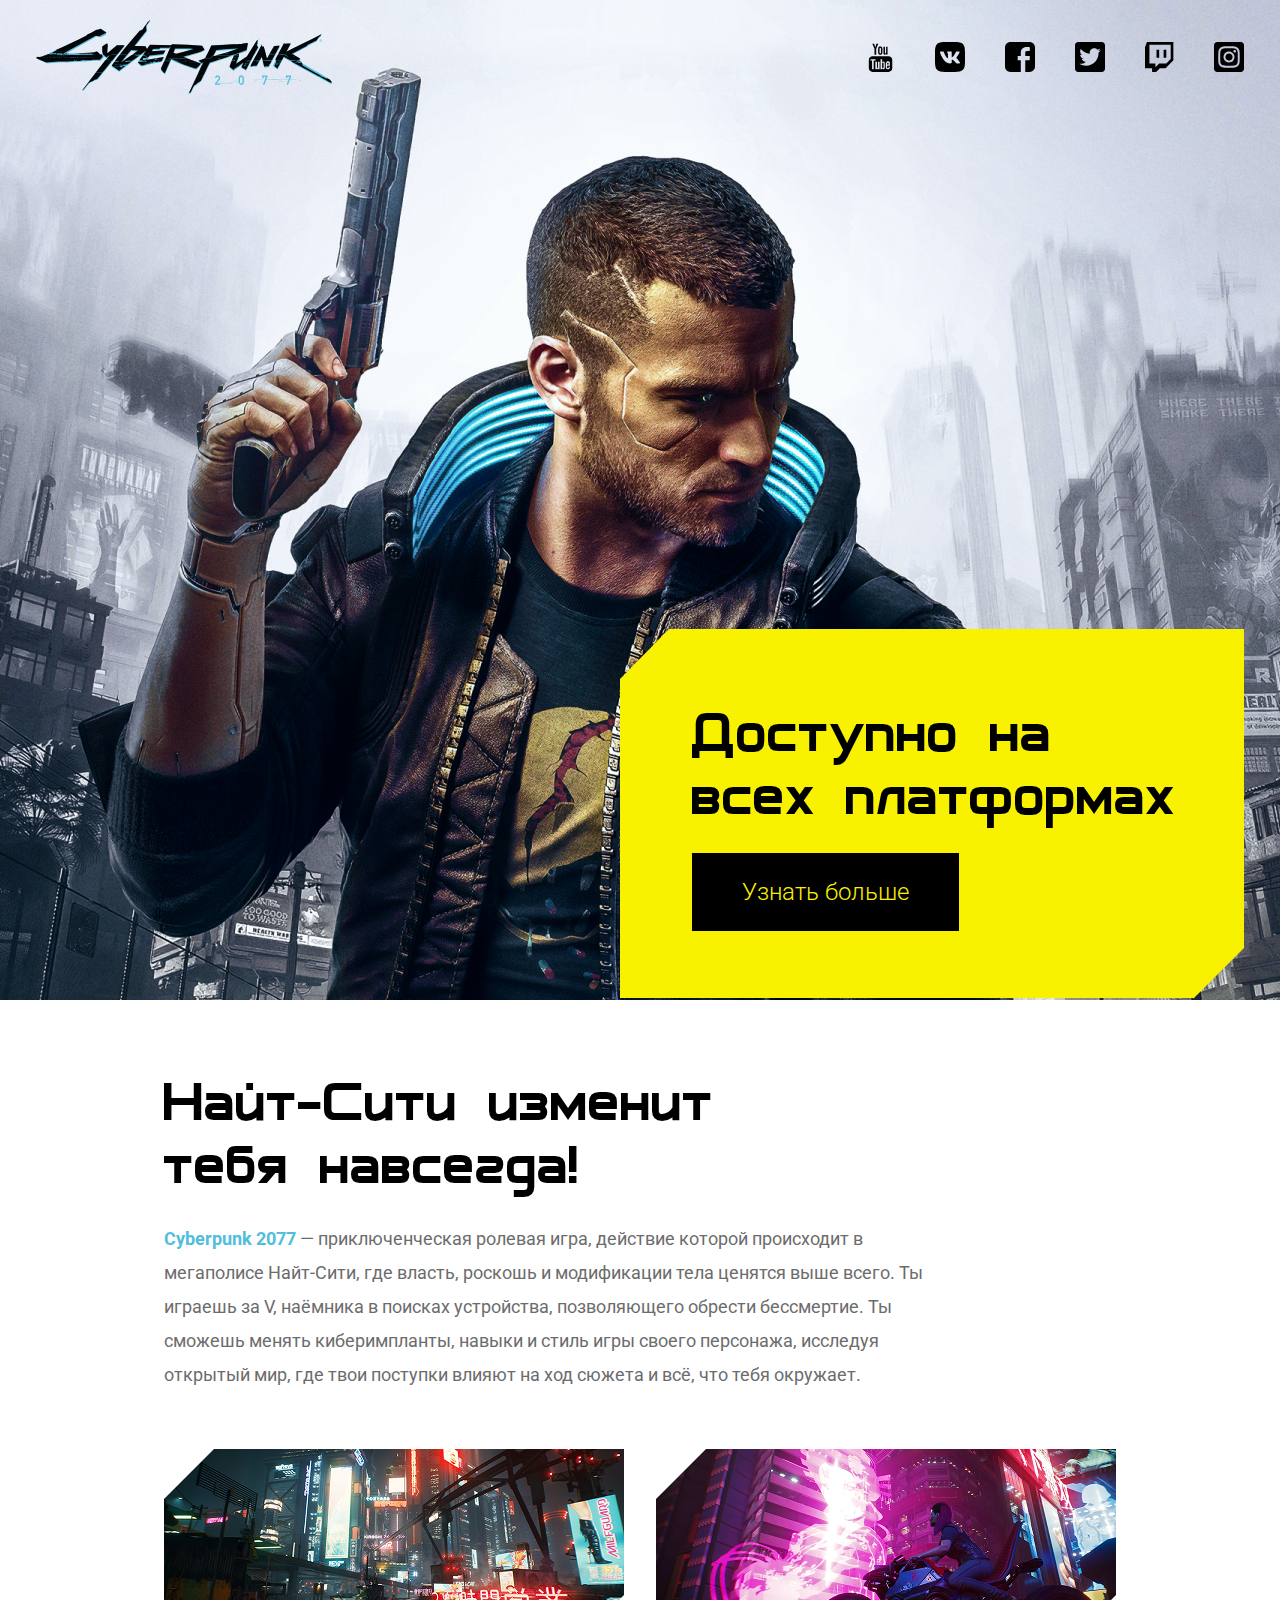
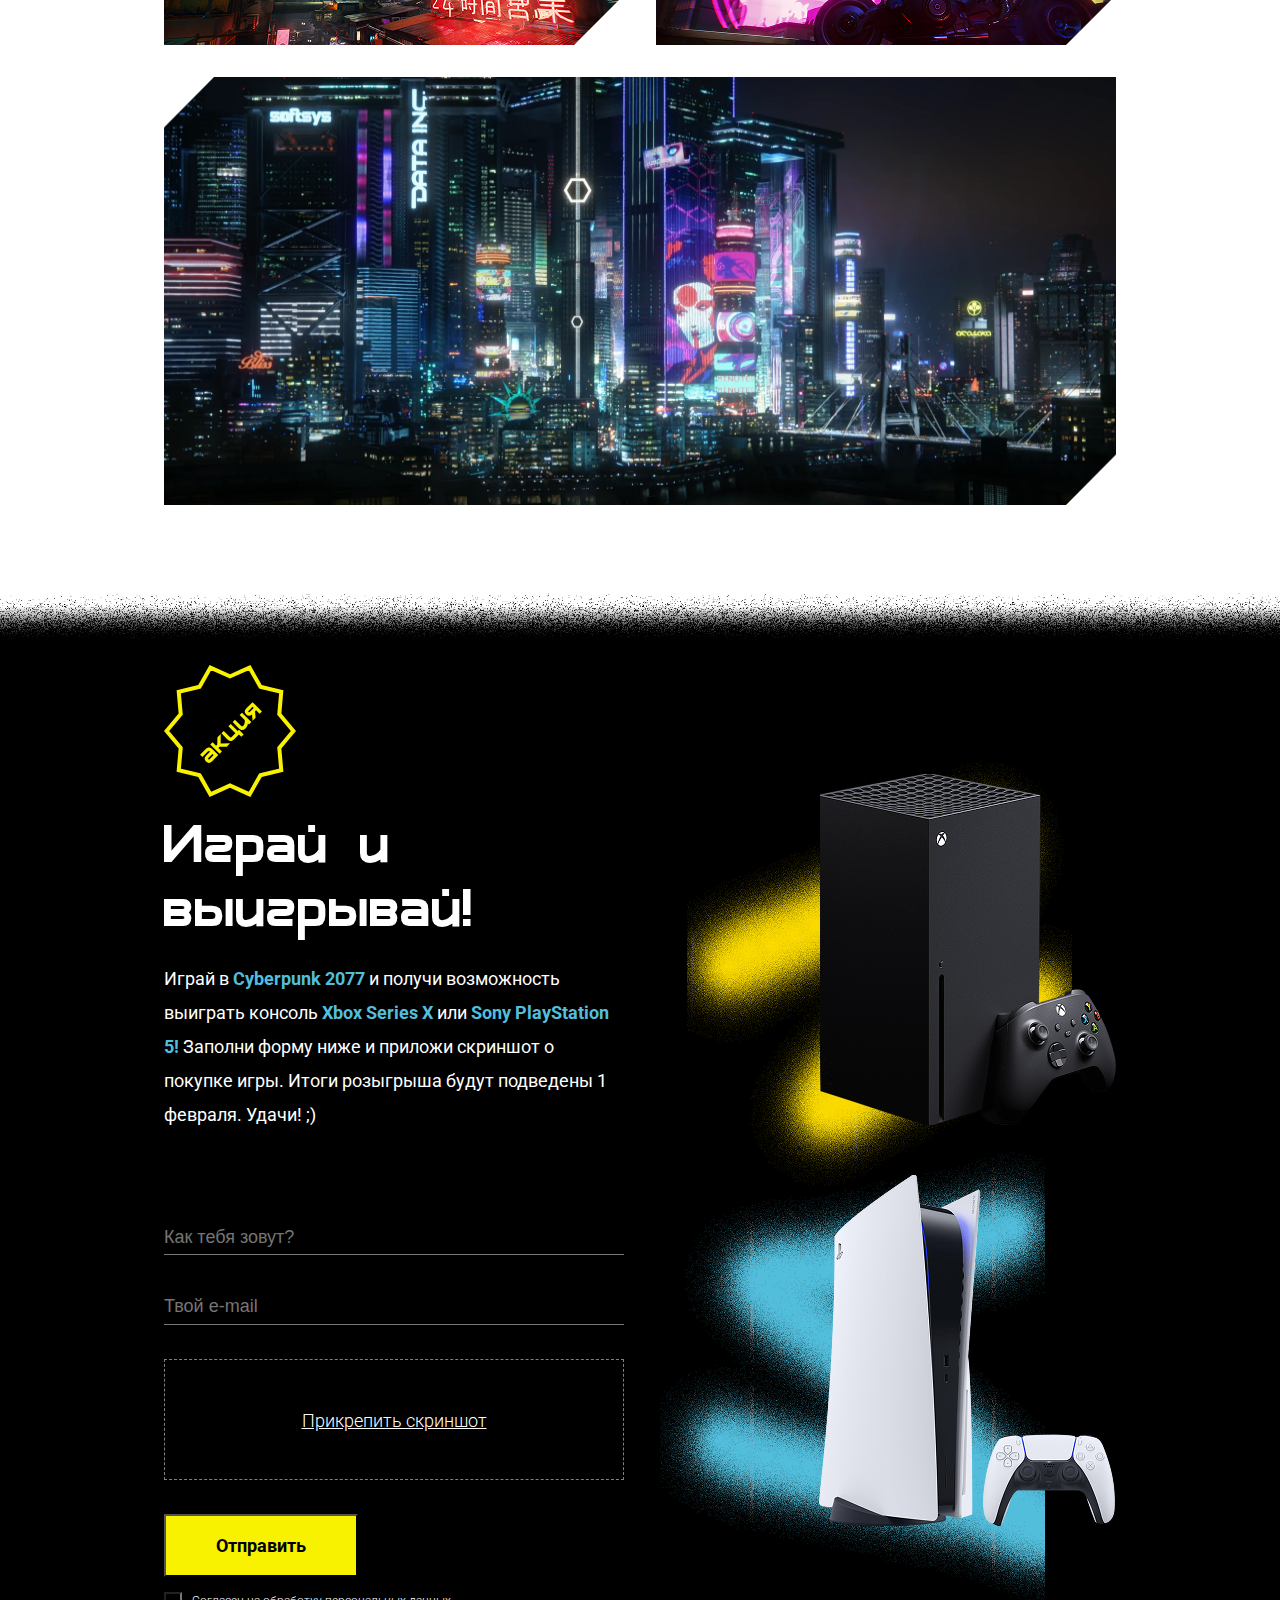
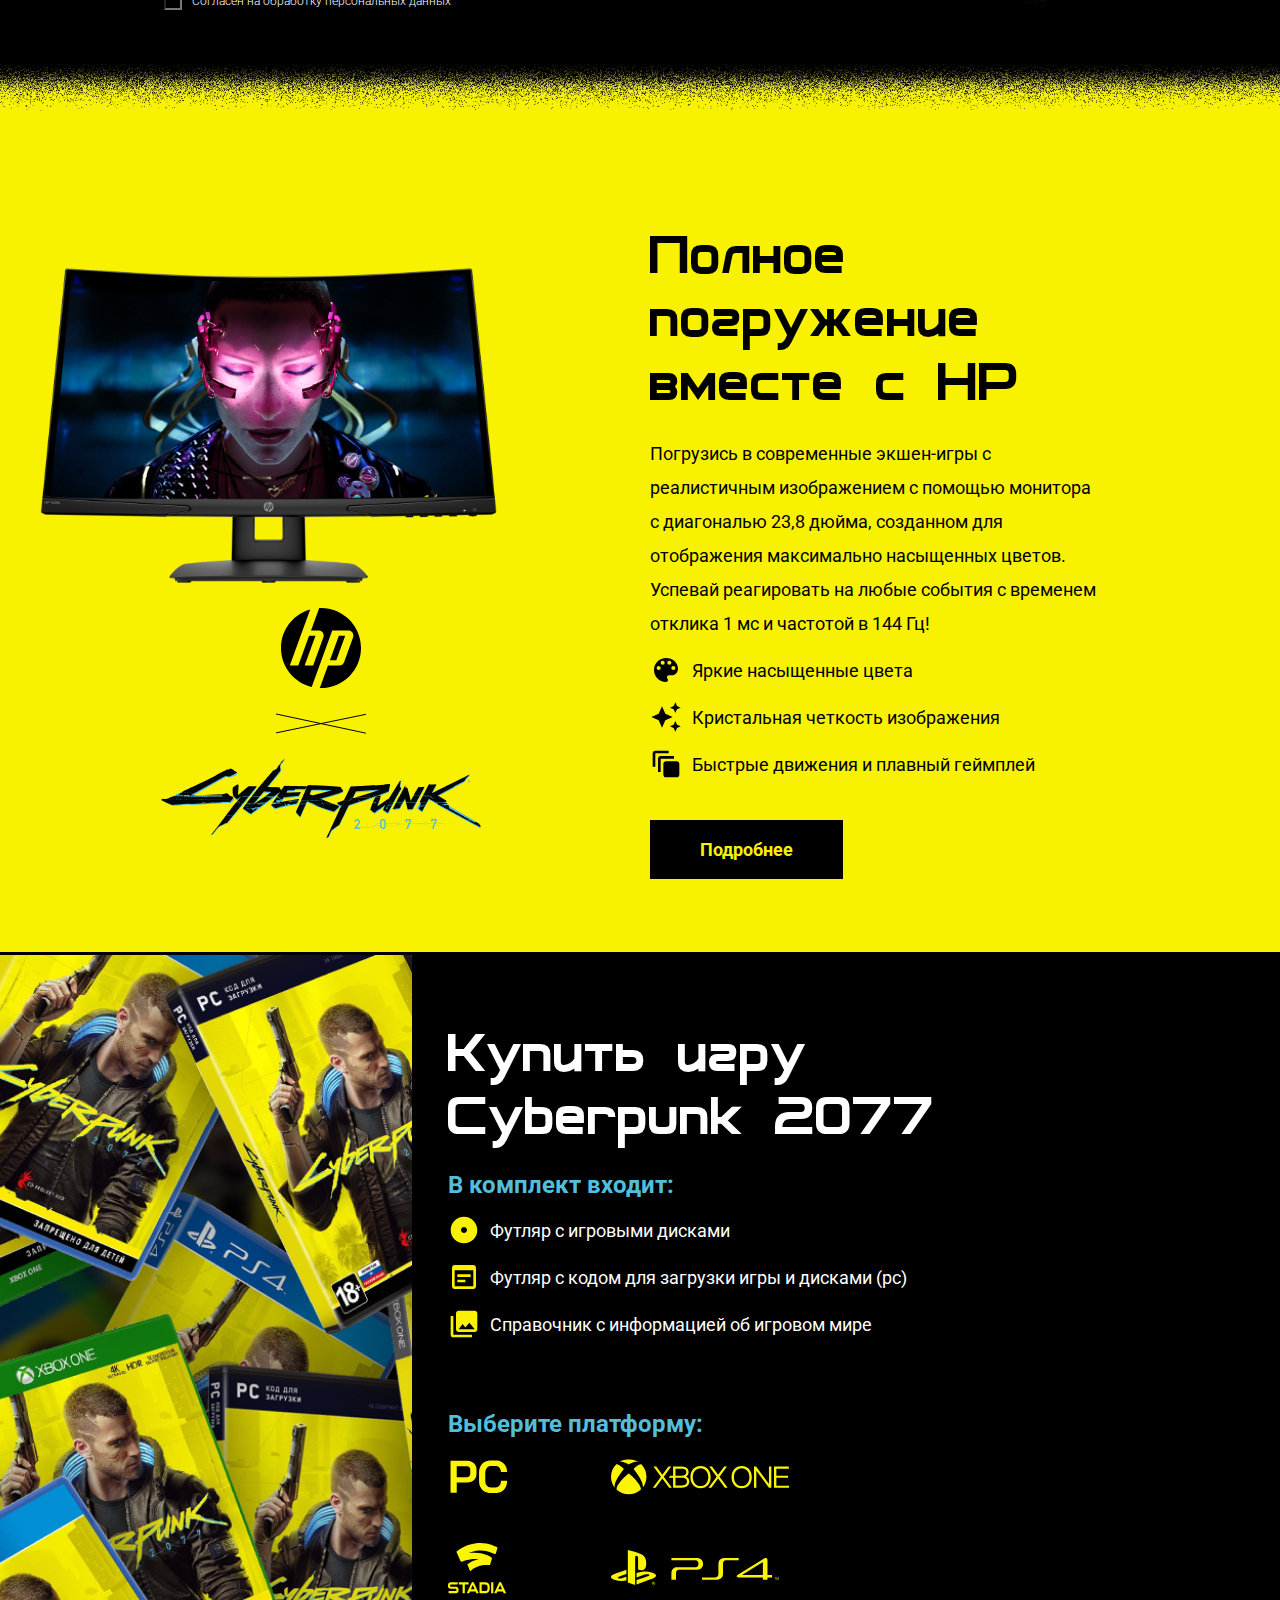
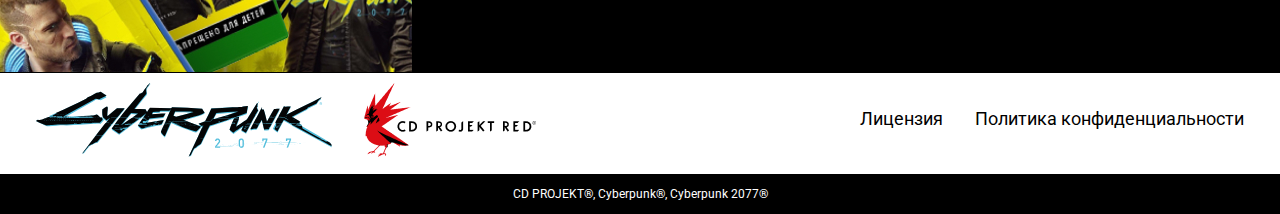
<file: Cyberpunk/index.html>
<!doctype html>
<html lang="en">
<head>
    <meta charset="UTF-8">
    <meta name="viewport" content="width=device-width, user-scalable=no, initial-scale=1.0, maximum-scale=1.0, minimum-scale=1.0">
    <meta http-equiv="X-UA-Compatible" content="ie=edge">
    <link rel="stylesheet" href="css/style.css">
    <link rel="stylesheet" href="css/around.css">
    <title>Cyberpunk 2077</title>
</head>
<body>
    <div class="container-out">
        <div class="home">
            <div class="container">
                <div class="home--header">
                    <div class="home--logo">
                        <img src="image/icon/logo.svg" alt="logo">
                    </div>
                    <div class="home--info">
                        <ul class="home--manu">
                            <li class="manu--item"><a href="#"><img src="image/icon/youtube.svg" alt="youtube"></a></li>
                            <li class="manu--item"><a href="#"><img src="image/icon/vk.svg" alt="vk"></a></li>
                            <li class="manu--item"><a href="#"><img src="image/icon/facebook.svg" alt="facebook"></a></li>
                            <li class="manu--item"><a href="#"><img src="image/icon/twitter.svg" alt="twitter"></a></li>
                            <li class="manu--item"><a href="#"><img src="image/icon/twitch.svg" alt="twitch"></a></li>
                            <li class="manu--item"><a href="#"><img src="image/icon/instagram.svg" alt="instagram"></a></li>
                        </ul>
                    </div>
                </div>
                <div class="wrapper--learn-more">
                    <div class="home--learn-more">
                        <div class="learn-more--text">
                            <p>Доступно на всех платформах</p>
                        </div>
                        <div class="learn-more--button">
                            <button type="button" class="button-style button-black"><p>Узнать больше</p></button>
                        </div>
                    </div>
                </div>

            </div>
        </div>
        <div class="about">
            <div class="container">
                <div class="about--text">
                    <div class="about--text--title text-back">
                        <h2>Найт-Сити изменит тебя навсегда!</h2>
                    </div>
                    <div class="text-paragraph text-grey">
                        <p>
                            <span>Cyberpunk 2077</span> — приключенческая ролевая игра,
                            действие которой происходит в мегаполисе Найт-Сити,
                            где власть, роскошь и модификации тела ценятся выше всего.
                            Ты играешь за V, наёмника в поисках устройства,
                            позволяющего обрести бессмертие. Ты сможешь менять киберимпланты,
                            навыки и стиль игры своего персонажа, исследуя открытый мир,
                            где твои поступки влияют на ход сюжета и всё, что тебя окружает.
                        </p>
                    </div>
                </div>
                <div class="about--photos">
                    <div class="about--photos-mini">
                        <img src="image/img/about-top.png" alt="">
                        <img src="image/img/about-bottom.png" alt="">
                    </div>
                    <div class="about--photos-main">
                        <img src="image/img/about-main.png" alt="">
                    </div>
                    <div class="about--photos-main-s">
                        <img src="image/img/about-main-mini.png" alt="">
                    </div>
                </div>
            </div>
        </div>
        <div class="form">
            <img class="form-top-lean" src="image/img/line-top.png" alt="line-top">
            <div class="container">
                <div class="form--text">
                    <div class="form--photos-sales-mini">

                        <div class="form-photos-mini">
<!--                            <div class="wrapper&#45;&#45;sales-mini">-->
                                <div class="sales-mini">
                                    <img src="image/icon/sales.svg" alt="sales">
                                </div>
<!--                            </div>-->
                            <div>
                                <img src="image/img/xbox-mini.png" alt="Xbox">
                            </div>
                            <div>
                                <img src="image/img/ps-mini.png" alt="Playstation-5">
                            </div>
                        </div>
                    </div>
                    <div class="form--title-sales">
                        <div class="sales">
                            <img src="image/icon/sales.svg" alt="sales">
                        </div>
                        <div class="form--text--title text-white">
                            <h2>Играй и выигрывай!</h2>
                        </div>
                    </div>
                    <div class="text-paragraph">
                        <p class="text-white">
                            Играй в <span>Cyberpunk 2077</span> и получи возможность выиграть
                            консоль <span>Xbox Series X</span> или <span>Sony PlayStation 5!</span>
                            Заполни форму ниже и приложи скриншот о покупке игры.
                            Итоги розыгрыша будут подведены 1 февраля. Удачи! ;)
                        </p>
                    </div>
                </div>
                <div class="form--input-photos">
                    <div class="form--input">
                        <input class="name-email" type="text" placeholder="Как тебя зовут?">
                        <input class="name-email" type="text" placeholder="Твой е-mail" >
                        <label class="upload-box">
                            <input type="file" class="file-input" accept=".png,.jpg,.pdf">
                            <p>Прикрепить скриншот</p>
                            <small>.png / .jpg / .pdf</small>
                        </label>
                        <div class="form--button-checkbox">
                            <div class="form--button-block">
                                <button type="button" class="form--button button-yellow"><p>Отправить</p></button>
                            </div>
                            <div class="form--checkbox">
                                <input type="checkbox" id="checkbox">
                                <label for="checkbox">
                                    <p>Согласен на обработку персональных данных</p>
                                </label>
                            </div>
                        </div>
                    </div>
                    <div class="form-photos">
                        <div class="background-img-style background-xbox">
                            <img src="image/img/Xbox.png" alt="Xbox" class="front-Xbox-style">
                        </div>
                        <div class="background-img-style background-ps">
                            <img src="image/img/Playstation-5.png" alt="Playstation-5" class="front-ps-style">
                        </div>
                    </div>
                </div>
            </div>
        </div>
        <div class="specs">
            <img class="form-bottom-lean" src="image/img/line-bottom.png" alt="">
            <div class="container">
                <div class="specs--photos-content">
                    <div class="specs--photos">
                        <div class="specs--photos-main">
                            <img src="image/img/monitor.png" alt="monitor">
                        </div>
                        <div class="specs--photos-main-mini">
                            <img src="image/img/monitor-mini.png" alt="monitor">
                        </div>
                        <div class="specs--photos-mini">
                            <img class="hp-logo" src="image/icon/hp-logo.svg" alt="">
                            <img src="image/icon/x.svg" alt="">
                            <img src="image/img/Cyberpunk_2077_logo.png" alt="">
                        </div>
                    </div>
                    <div class="specs--content">
                        <div class="specs--text--title text-black">
                            <h2>Полное погружение вместе с HP</h2>
                        </div>
                        <div class="text-paragraph">
                            <p class="text-black specs--paragraph">
                                Погрузись в современные экшен-игры с реалистичным изображением с
                                помощью монитора с диагональю 23,8 дюйма, созданном для отображения
                                максимально насыщенных цветов. Успевай реагировать на любые события
                                с временем отклика 1 мс и частотой в 144 Гц!
                            </p>
                        </div>
                        <div class="menu">
                            <ul class="specs--menu">
                                <li class="menu--item text-paragraph">
                                    <img src="image/icon/color_lens.svg" alt="">
                                    <p>Яркие насыщенные цвета</p>
                                </li>
                                <li class="menu--item text-paragraph">
                                    <img src="image/icon/auto_awesome.svg" alt="">
                                    <p>Кристальная четкость изображения</p>
                                </li>
                                <li class="menu--item text-paragraph">
                                    <img src="image/icon/auto_awesome_motion.svg" alt="">
                                    <p>Быстрые движения и плавный геймплей</p>
                                </li>
                            </ul>
                        </div>
                        <div class="specs--button">
                            <button type="button" class="button-style button-black">
                                <p>Подробнее</p>
                            </button>
                        </div>
                    </div>
                </div>
            </div>
        </div>
        <div class="wrapper-buy">
            <div class="buy">
                <!--            <div class="container">-->
                <div class="buy--right-block">
                    <img src="image/img/Untitled-1.jpg" alt="">
                </div>
                <div class="buy--right-block-mini">
                    <img src="image/img/Untitled-mini.jpg" alt="">
                </div>
                <div class="buy--left-block">
                    <div class="buy-text--title text-white">
                        <h2>Купить игру Cyberpunk 2077</h2>
                    </div>
                    <div class="buy--content-title text-blue">
                        <p>В комплект входит:</p>
                    </div>
                    <div class="menu">
                        <ul class="text-white">
                            <li class="menu--item text-paragraph">
                                <img src="image/icon/disk.svg" alt="">
                                <p>Футляр с игровыми дисками</p>
                            </li>
                            <li class="menu--item text-paragraph">
                                <img src="image/icon/wysiwyg.svg" alt="">
                                <p>Футляр с кодом для загрузки игры и дисками (pc)</p>
                            </li>
                            <li class="menu--item text-paragraph">
                                <img src="image/icon/collections.svg" alt="">
                                <p>Справочник с информацией об игровом мире</p>
                            </li>
                        </ul>
                    </div>
                    <div class="buy--content-title text-blue">
                        <p>Выберите платформу:</p>
                    </div>
                    <div class="buy--device">
                        <img src="image/icon/Frame.svg" alt="">
                        <img src="image/icon/xbox-one-.svg" alt="">
                        <img src="image/icon/g13831.svg" alt="">
                        <img src="image/icon/Group.svg" alt="">
                    </div>
                    <!--                </div>-->
                </div>
        </div>
        </div>
        <footer>
            <div class="footer--top">
                <div class="container">
                    <div class="footer-top-right">
                        <div class="home--logo">
                            <img src="image/icon/logo.svg" alt="">
                        </div>
                        <div class="footer--img">
                            <img src="image/img/g7.png" alt="">
                        </div>

                    </div>
                    <div class="footer-text-paragraph  footer-top-left">
                        <p class="text-black">Лицензия</p>
                        <p class="text-black">Политика конфиденциальности</p>
                    </div>
                </div>
            </div>
            <div class="footer--bottom">
                <p class="text-white">CD PROJEKT®, Cyberpunk®, Cyberpunk 2077®</p>
            </div>
        </footer>
    </div>
</body>
</html>
</file>
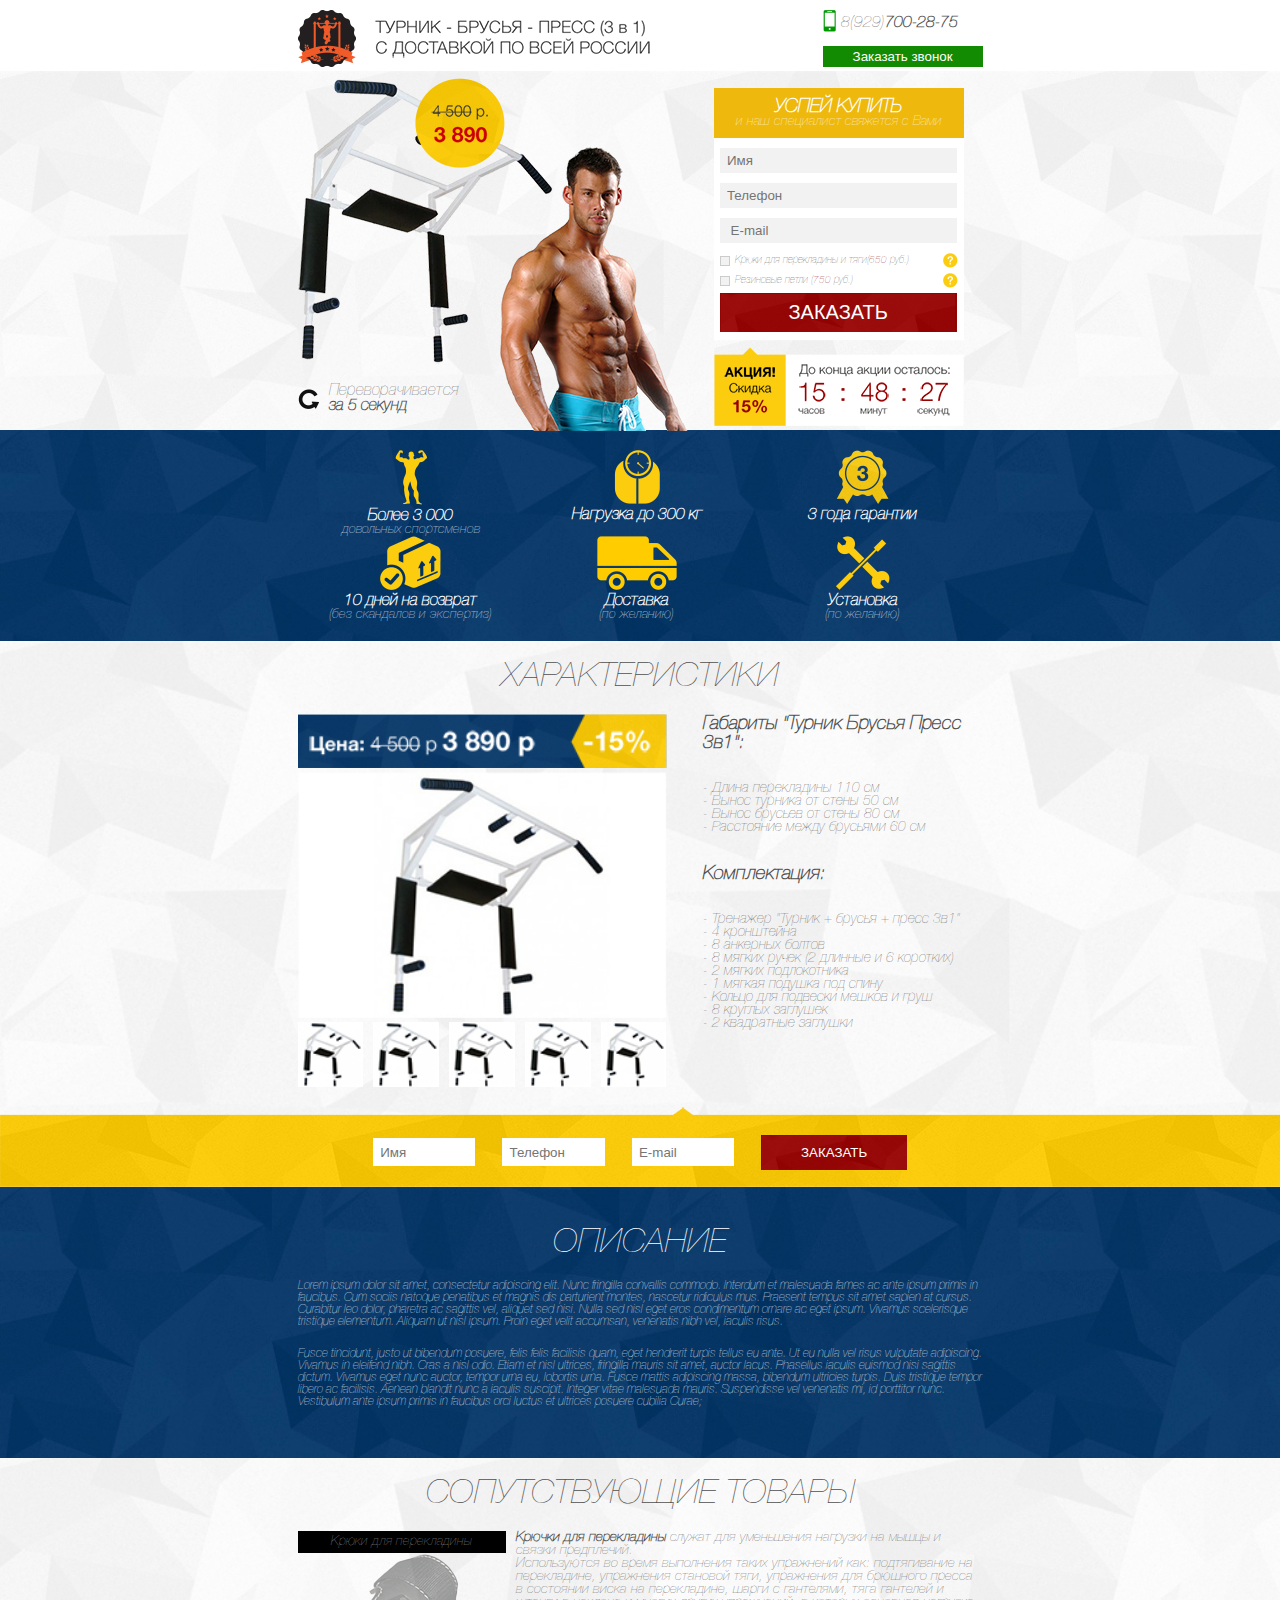
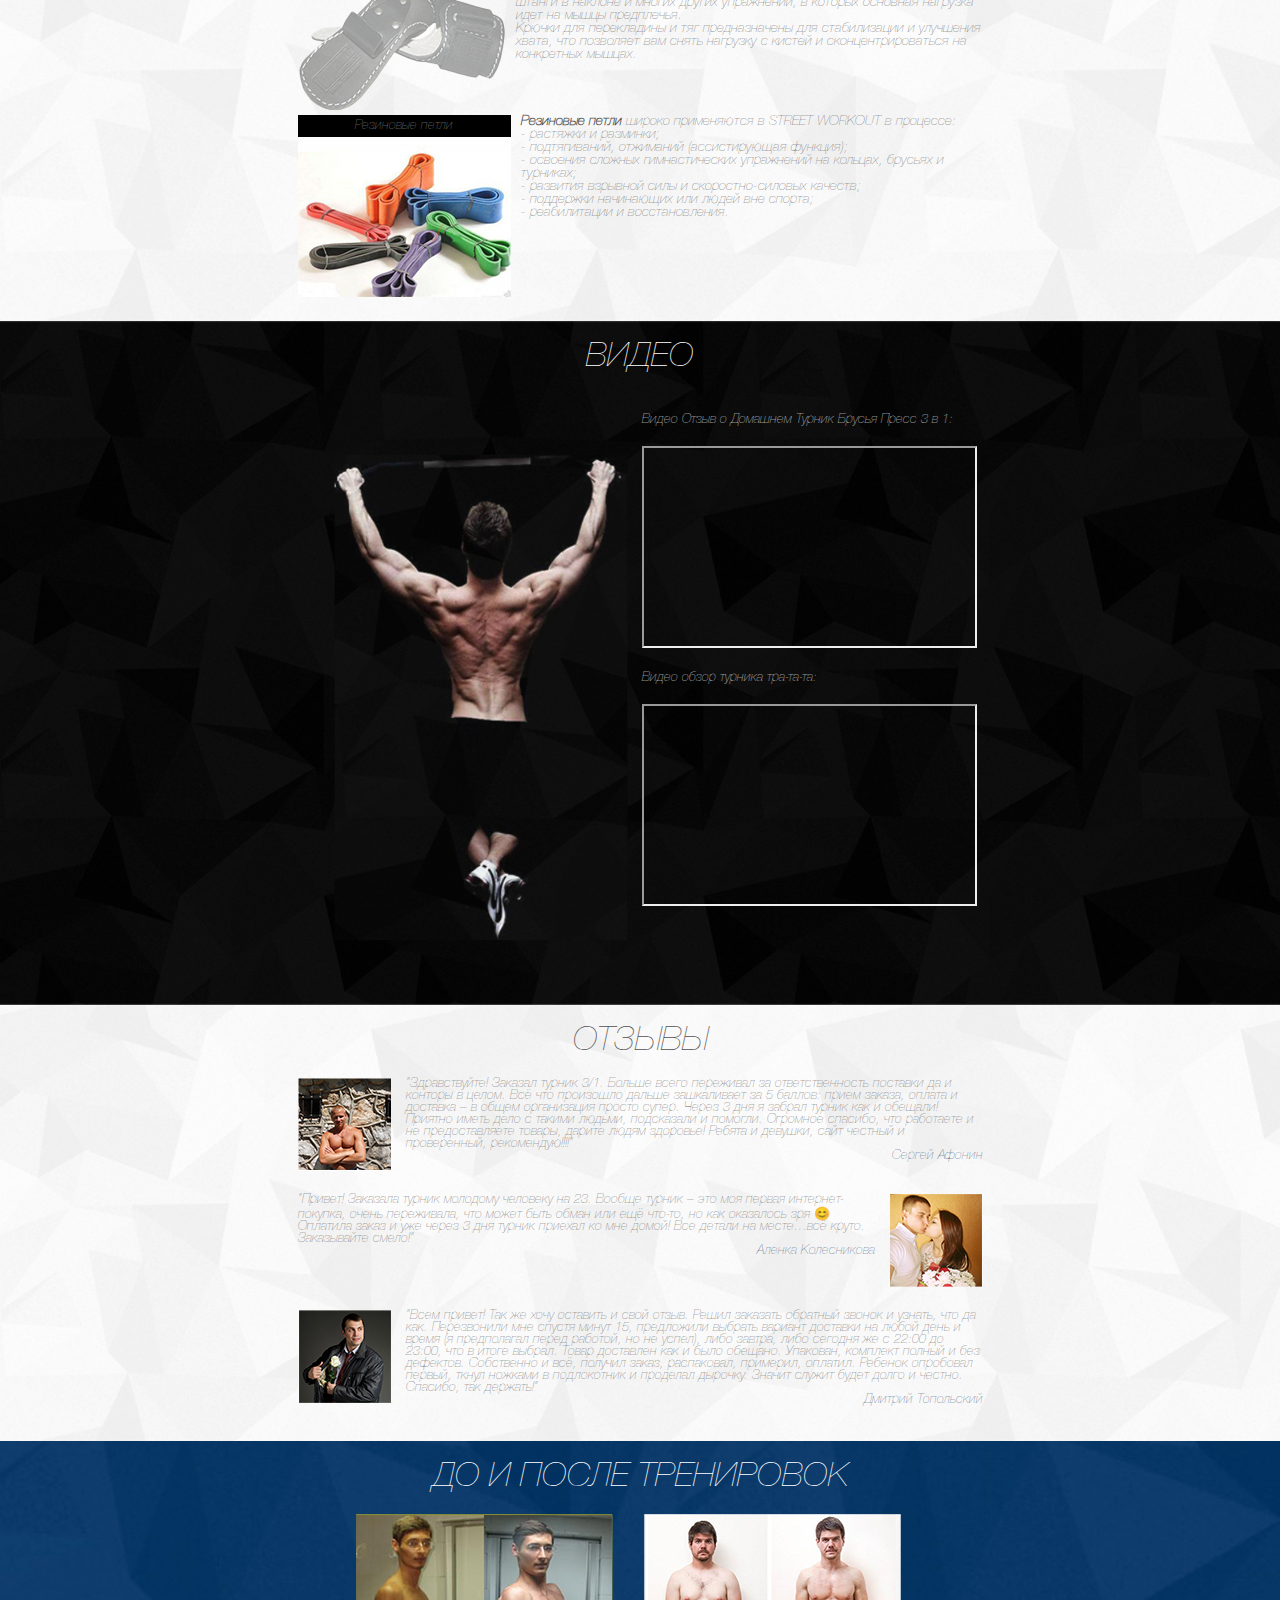
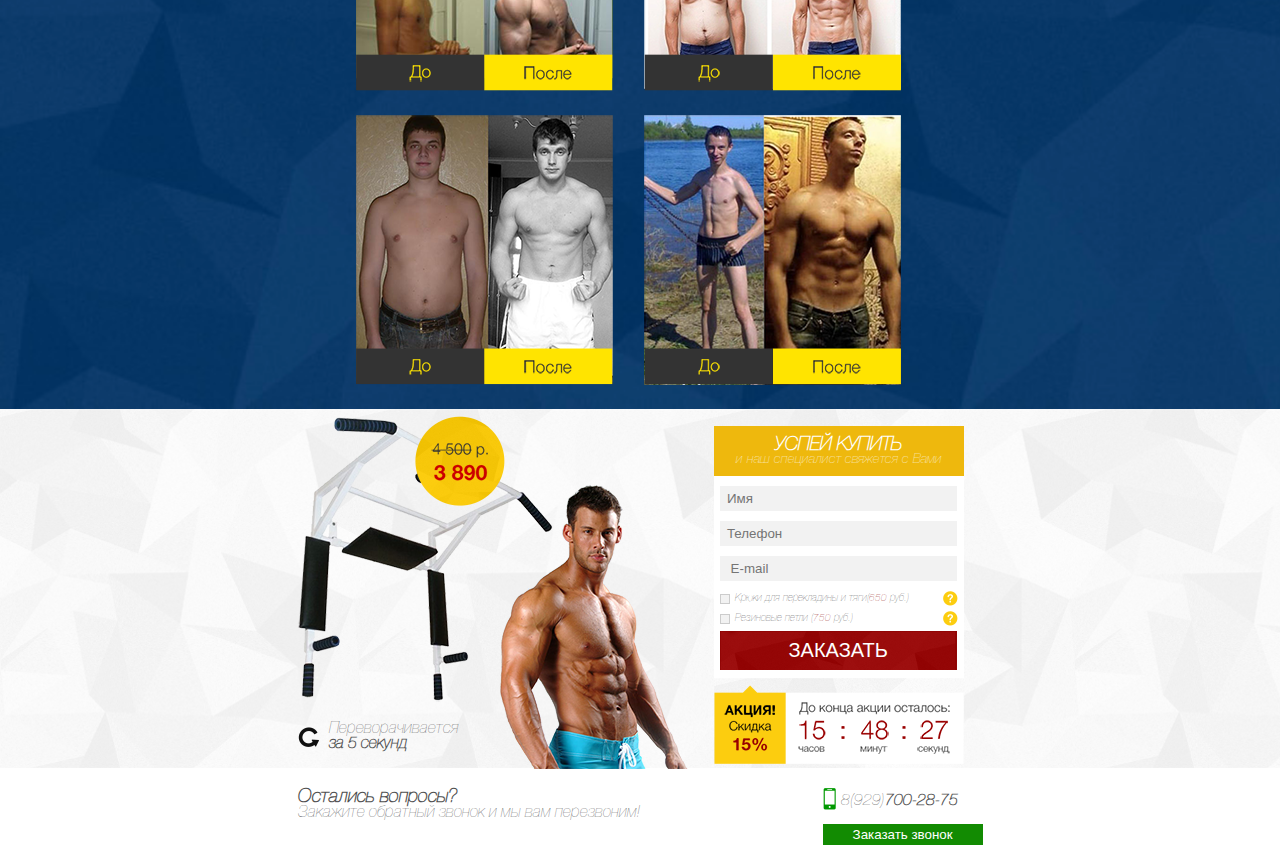
<file: fitnes-shop/index.html>
<!doctype html>
<html lang="en">
<head>
    <meta charset="UTF-8">
<!--    <meta name="viewport" content="width=device-width, user-scalable=no, initial-scale=1.0, maximum-scale=1.0, minimum-scale=1.0">-->
    <meta http-equiv="X-UA-Compatible" content="ie=edge">
    <link rel="stylesheet" href="style.css">
    <title>Sport Shop</title>
</head>
<body>
    <header>
        <div class="container">
            <div class="logo">
                <img src="img/logo.png" alt="logo">
            </div>
            <div class="phone">
                <div class="phone--icon-number">
                    <div class="phone--icon">
                        <img src="img/phone.png" alt="phone">
                    </div>
                    <div class="phone--number">
                        <p>8(929)<span class="bold">700-28-75</span></p>
                    </div>
                </div>
                <div class="phone--button">
                    <button type="submit"><p>Заказать звонок</p></button>
                </div>
            </div>
        </div>
    </header>
    <div class="home">
        <div class="container">
            <div class="home--right-block">
                <div class=""><img src="img/turnik.png" alt=""></div>
                <div class="right--price"><img src="img/price.png" alt="" class=""></div>
                <div class="right--man"><img src="img/kach.png" alt="" class=""></div>
                <div class="right-refresh">
                    <img src="img/refresh.png" alt="">
                    <p>Переворачивается <span class="bold">за 5 секунд</span></p>
                </div>
            </div>
            <div class="home--left-block">
                <div class="left--title">
                    <h3> УСПЕЙ КУПИТЬ </h3>
                    <p> и наш специалист свяжется с Вами</p>
                </div>
                <div class="left-form">
                    <input type="text" placeholder="  Имя">
                    <input type="text" placeholder="  Телефон">
                    <input type="text" placeholder="   E-mail">
                </div>
                <div class="left--checkbox">
                    <div class="checkbox">
                        <label>
                            <div class="checkbox-text">
                                <input type="checkbox">
                                <div class="checkbox-container"></div>
                                <p>Крюки для перекладины и тяги(<span>650</span> руб.)</p>
                            </div>
                            <img src="img/info.png" alt="">
                        </label>
                    </div>
                    <div class="checkbox">
                        <label>
                            <div class="checkbox-text">
                                <input type="checkbox" id="customCheckbox">
                                <div class="checkbox-container"></div>
                                <p>Резиновые петли (<span>750</span> руб.)</p>
                            </div>
                            <img src="img/info.png" alt="">
                        </label>
                    </div>
                    <div class="home--button button--red">
                        <button type="submit"><p>ЗАКАЗАТЬ</p></button>
                    </div>
                </div>
                <div class="home--stock">
                    <img src="img/timer.png">
                </div>
            </div>
        </div>
    </div>
    <div class="options">
        <div class="container">
            <div class="options--item">
                <img src="img/mini-man.png" alt="">
                <h4>Более 3 000</h4>
                <p>довольных спортсменов</p>
            </div>
            <div class="options--item">
                <img src="img/scales.png" alt="">
                <h4>Нагрузка до 300 кг</h4>
            </div>
            <div class="options--item">
                <img src="img/nagrada.png" alt="">
                <h4>3 года гарантии</h4>
            </div>
            <div class="options--item">
                <img src="img/box.png" alt="">
                <h4>10 дней на возврат</h4>
                <p>(без скандалов и экспертиз)</p>
            </div>
            <div class="options--item">
                <img src="img/car.png" alt="">
                <h4>Доставка</h4>
                <p>(по желанию)</p>
            </div>
            <div class="options--item">
                <img src="img/instruments.png" alt="">
                <h4>Установка</h4>
                <p>(по желанию)</p>
            </div>
        </div>
    </div>
    <div class="specs">
        <div class="container">
            <div class="text-title"><p>ХАРАКТЕРИСТИКИ</p></div>
            <div class="specs--content">
                <div class="specs--right-block">
                    <img src="img/title-specs.png" alt="">
                    <div class="specs--slider">
                        <img class="slider--active" src="img/turnik-whie.png" alt="">
                        <div class="specs--gallery-list">
                            <img src="img/turink-mini.png" alt="">
                            <img src="img/turink-mini.png" alt="">
                            <img src="img/turink-mini.png" alt="">
                            <img src="img/turink-mini.png" alt="">
                            <img src="img/turink-mini.png" alt="">
                        </div>
                    </div>
                </div>
                <div class="specs--left-block">
                    <h3>Габариты "Турник Брусья Пресс 3в1":</h3>
                    <ul class="specs--menu first-ul">
                        <li>Длина перекладины 110 см</li>
                        <li>Вынос турника от стены 50 см</li>
                        <li>Вынос брусьев от стены 80 см</li>
                        <li>Расстояние между брусьями 60 см</li>
                    </ul>
                    <h3>Комплектация:</h3>
                    <ul class="specs--menu">
                        <li>Тренажер "Турник + брусья + пресс 3в1"</li>
                        <li>4 кронштейна</li>
                        <li>8 анкерных болтов</li>
                        <li>8 мягких ручек (2 длинные и 6 коротких)</li>
                        <li>2 мягких подлокотника</li>
                        <li>1 мягкая подушка под спину</li>
                        <li>Кольцо для подвески мешков и груш</li>
                        <li>8 круглых заглушек</li>
                        <li>2 квадратные заглушки</li>
                    </ul>
                </div>
            </div>
        </div>
        <div class="specs--form">
            <input type="text" placeholder="  Имя">
            <input type="text" placeholder="  Телефон">
            <input type="text" placeholder="  E-mail">
            <div class="specs--button button--red">
                <button type="submit"><p>ЗАКАЗАТЬ</p></button>
            </div>
        </div>
    </div>
    <div class="about">
        <div class="container">
            <div class="text-title">ОПИСАНИЕ</div>
            <p>
                Lorem ipsum dolor sit amet, consectetur adipiscing elit.
                Nunc fringilla convallis commodo. Interdum et malesuada fames ac ante ipsum primis in faucibus.
                Cum sociis natoque penatibus et magnis dis parturient montes, nascetur ridiculus mus.
                Praesent tempus sit amet sapien at cursus. Curabitur leo dolor, pharetra ac sagittis vel,
                aliquet sed nisi. Nulla sed nisl eget eros condimentum ornare ac eget ipsum.
                Vivamus scelerisque tristique elementum.
                Aliquam ut nisl ipsum. Proin eget velit accumsan, venenatis nibh vel, iaculis risus.
            </p>
            <p>
                Fusce tincidunt, justo ut bibendum posuere, felis felis facilisis quam,
                eget hendrerit turpis tellus eu ante.
                Ut eu nulla vel risus vulputate adipiscing.
                Vivamus in eleifend nibh. Cras a nisl odio. Etiam et nisl ultrices,
                fringilla mauris sit amet, auctor lacus. Phasellus iaculis euismod nisi sagittis dictum.
                Vivamus eget nunc auctor, tempor urna eu, lobortis urna. Fusce mattis adipiscing massa,
                bibendum ultricies turpis. Duis tristique tempor libero ac facilisis.
                Aenean blandit nunc a iaculis suscipit. Integer vitae malesuada mauris. Suspendisse vel venenatis mi,
                id porttitor nunc.
                Vestibulum ante ipsum primis in faucibus orci luctus et ultrices posuere cubilia Curae;
            </p>
        </div>
    </div>
    <div class="accessories">
        <div class="container">
            <div class="text-title">СОПУТСТВУЮЩИЕ ТОВАРЫ</div>
            <div class="accessories--content">
                <div class="accessories--content-item">
                    <div class="accessories--content-image">
                        <p class="image--text">
                            Крюки для перекладины
                        </p>
                        <img src="img/hamo.png" alt="">
                    </div>
                    <div class="content--text">
                        <p>
                            <span class="bold">Крючки для перекладины</span>
                            служат для уменьшения нагрузки на мышцы и связки предплечий.<br>
                            Используются во время выполнения таких упражнений как: подтягивание на перекладине,
                            упражнения становой тяги, упражнения для брюшного пресса в состоянии виска на перекладине,
                            шарги с гантелями, тяга гантелей и штанги в наклоне и многих других упражнений, в которых
                            основная нагрузка идет на мышцы предплечья.<br>
                            Крючки для перекладины и тяг предназначены для стабилизации и улучшения хвата,
                            что позволяет вам снять нагрузку с кистей и сконцентрироваться на конкретных мышцах.
                        </p>
                    </div>
                </div>
            </div>
            <div class="accessories--content">
                <div class="accessories--content-item">
                    <div class="accessories--content-image">
                        <p class="image--text">
                            Резиновые петли
                        </p>
                        <img src="img/flexilis.png" alt="">
                    </div>
                    <div class="content--text">
                        <p>
                            <span class="bold">Резиновые петли</span> широко применяются в STREET WORKOUT в процессе:
                        </p>
                        <ul>
                            <li><p>- растяжки и разминки;</p></li>
                            <li><p>- подтягиваний, отжиманий (ассистирующая функция);</p></li>
                            <li><p>- освоения сложных гимнастических упражнений на кольцах, брусьях и турниках;</p></li>
                            <li><p>- развития взрывной силы и скоростно-силовых качеств;</p></li>
                            <li><p>- поддержки начинающих или людей вне спорта;</p></li>
                            <li><p>- реабилитации и восстановления.</p></li>
                        </ul>
                    </div>
                </div>
            </div>
        </div>
    </div>
    <div class="video">
        <div class="container">
            <div class="text-title">ВИДЕО</div>
            <div class="video--content">
                <div class="video--right">
                    <img src="img/turinkman.png" alt="">
                </div>
                <div class="video-container">
                    <p>Видео Отзыв о Домашнем Турник Брусья Пресс 3 в 1:</p>
                    <iframe src="https://www.youtube.com/embed/Eb_8_YcckZ0" allowfullscreen></iframe>
                    <p>Видео обзор турника тра-та-та:</p>
                    <iframe src="https://www.youtube.com/embed/cdqTVfxkO0E" allowfullscreen></iframe>
                </div>
            </div>
        </div>
    </div>
    <div class="recensiones">
        <div class="container">
            <div class="text-title">ОТЗЫВЫ</div>
            <div class="recensiones--content">
                <div class="recensiones--content-item">
                    <div class="recensiones--photo">
                        <img src="img/recensiones1.png" alt="">
                    </div>
                    <div class="review-text">
                        <p>“Здравствуйте! Заказал турник 3/1. Больше всего переживал за ответственность поставки да и конторы в целом. Всё что произошло дальше зашкаливает за 5 баллов: прием заказа, оплата и доставка – в общем организация просто супер. Через 3 дня я забрал турник как и обещали! Приятно иметь дело с такими людьми, подсказали и помогли. Огромное спасибо, что работаете и не предоставляете товары, дарите людям здоровье! Ребята и девушки, сайт честный и проверенный, рекомендую!!!!”</p>
                        <p class="recensiones--author">Сергей Афонин</p>
                    </div>
                </div>
                <div class="recensiones--content-item">
                    <div class="review-text">
                        <p>“Привет! Заказала турник молодому человеку на 23. Вообще турник – это моя первая интернет-покупка, очень переживала, что может быть обман или ещё что-то, но как оказалось зря 😊 Оплатила заказ и уже через 3 дня турник приехал ко мне домой! Все детали на месте…всё круто. Заказывайте смело!”</p>
                        <p class="recensiones--author">Аленка Колесникова</p>
                    </div>
                    <div class="recensiones--photo">
                        <img src="img/recensiones2.png" alt="">
                    </div>
                </div>
                <div class="recensiones--content-item">
                    <div class="recensiones--photo">
                        <img src="img/recensiones3.png" alt="">
                    </div>
                    <div class="review-text">
                        <p>“Всем привет! Так же хочу оставить и свой отзыв. Решил заказать обратный звонок и узнать, что да как. Перезвонили мне спустя минут 15, предложили выбрать вариант доставки на любой день и время (я предполагал перед работой, но не успел), либо завтра, либо сегодня же с 22:00 до 23:00, что в итоге выбрал. Товар доставлен как и было обещано. Упакован, комплект полный и без дефектов. Собственно и всё, получил заказ, распаковал, примерил, оплатил. Ребенок опробовал первый, ткнул ножками в подлокотник и проделал дырочку. Значит служит будет долго и честно. Спасибо, так держать!”</p>
                        <p class="recensiones--author">Дмитрий Топольский</p>
                    </div>
                </div>
            </div>
        </div>
    </div>
    <div class="eventus">
        <div class="container">
            <div class="text-title">ДО И ПОСЛЕ ТРЕНИРОВОК</div>
            <div class="eventus--content">
                <div class="eventus--content-item">
                    <img src="img/eventus1.png" alt="">
                </div>
                <div class="eventus--content-item">
                    <img src="img/eventus2.png" alt="">
                </div>
                <div class="eventus--content-item">
                    <img src="img/eventus3.png" alt="">
                </div>
                <div class="eventus--content-item">
                    <img src="img/eventus4.png" alt="">
                </div>
            </div>
        </div>
    </div>
    <div class="home">
        <div class="container">
            <div class="home--right-block">
                <div class=""><img src="img/turnik.png" alt=""></div>
                <div class="right--price"><img src="img/price.png" alt="" class=""></div>
                <div class="right--man"><img src="img/kach.png" alt="" class=""></div>
                <div class="right-refresh">
                    <img src="img/refresh.png" alt="">
                    <p>Переворачивается <span class="bold">за 5 секунд</span></p>
                </div>
            </div>
            <div class="home--left-block">
                <div class="left--title">
                    <h3> УСПЕЙ КУПИТЬ </h3>
                    <p> и наш специалист свяжется с Вами</p>
                </div>
                <div class="left-form">
                    <input type="text" placeholder="  Имя">
                    <input type="text" placeholder="  Телефон">
                    <input type="text" placeholder="   E-mail">
                </div>
                <div class="left--checkbox">
                    <div class="checkbox">
                        <label>
                            <div class="checkbox-text">
                                <input type="checkbox">
                                <div class="checkbox-container"></div>
                                <p>Крюки для перекладины и тяги(<span>650</span> руб.)</p>
                            </div>
                            <img src="img/info.png" alt="">
                        </label>
                    </div>
                    <div class="checkbox">
                        <label>
                            <div class="checkbox-text">
                                <input type="checkbox" id="customCheckbox">
                                <div class="checkbox-container"></div>
                                <p>Резиновые петли (<span>750</span> руб.)</p>
                            </div>
                            <img src="img/info.png" alt="">
                        </label>
                    </div>
                    <div class="home--button button--red">
                        <button type="submit"><p>ЗАКАЗАТЬ</p></button>
                    </div>
                </div>
                <div class="home--stock">
                    <img src="img/timer.png">
                </div>
            </div>
        </div>
    </div>
    <footer>
        <div class="container">
            <div class="footer--left">
                <h3>Остались вопросы?</h3>
                <p>Закажите обратный звонок и мы вам перезвоним!</p>
            </div>
            <div class="phone">
                <div class="phone--icon-number">
                    <div class="phone--icon">
                        <img src="img/phone.png" alt="phone">
                    </div>
                    <div class="phone--number">
                        <p>8(929)<span class="bold">700-28-75</span></p>
                    </div>
                </div>
                <div class="phone--button">
                    <button type="submit"><p>Заказать звонок</p></button>
                </div>
            </div>
        </div>
    </footer>
</body>
</html>
</file>
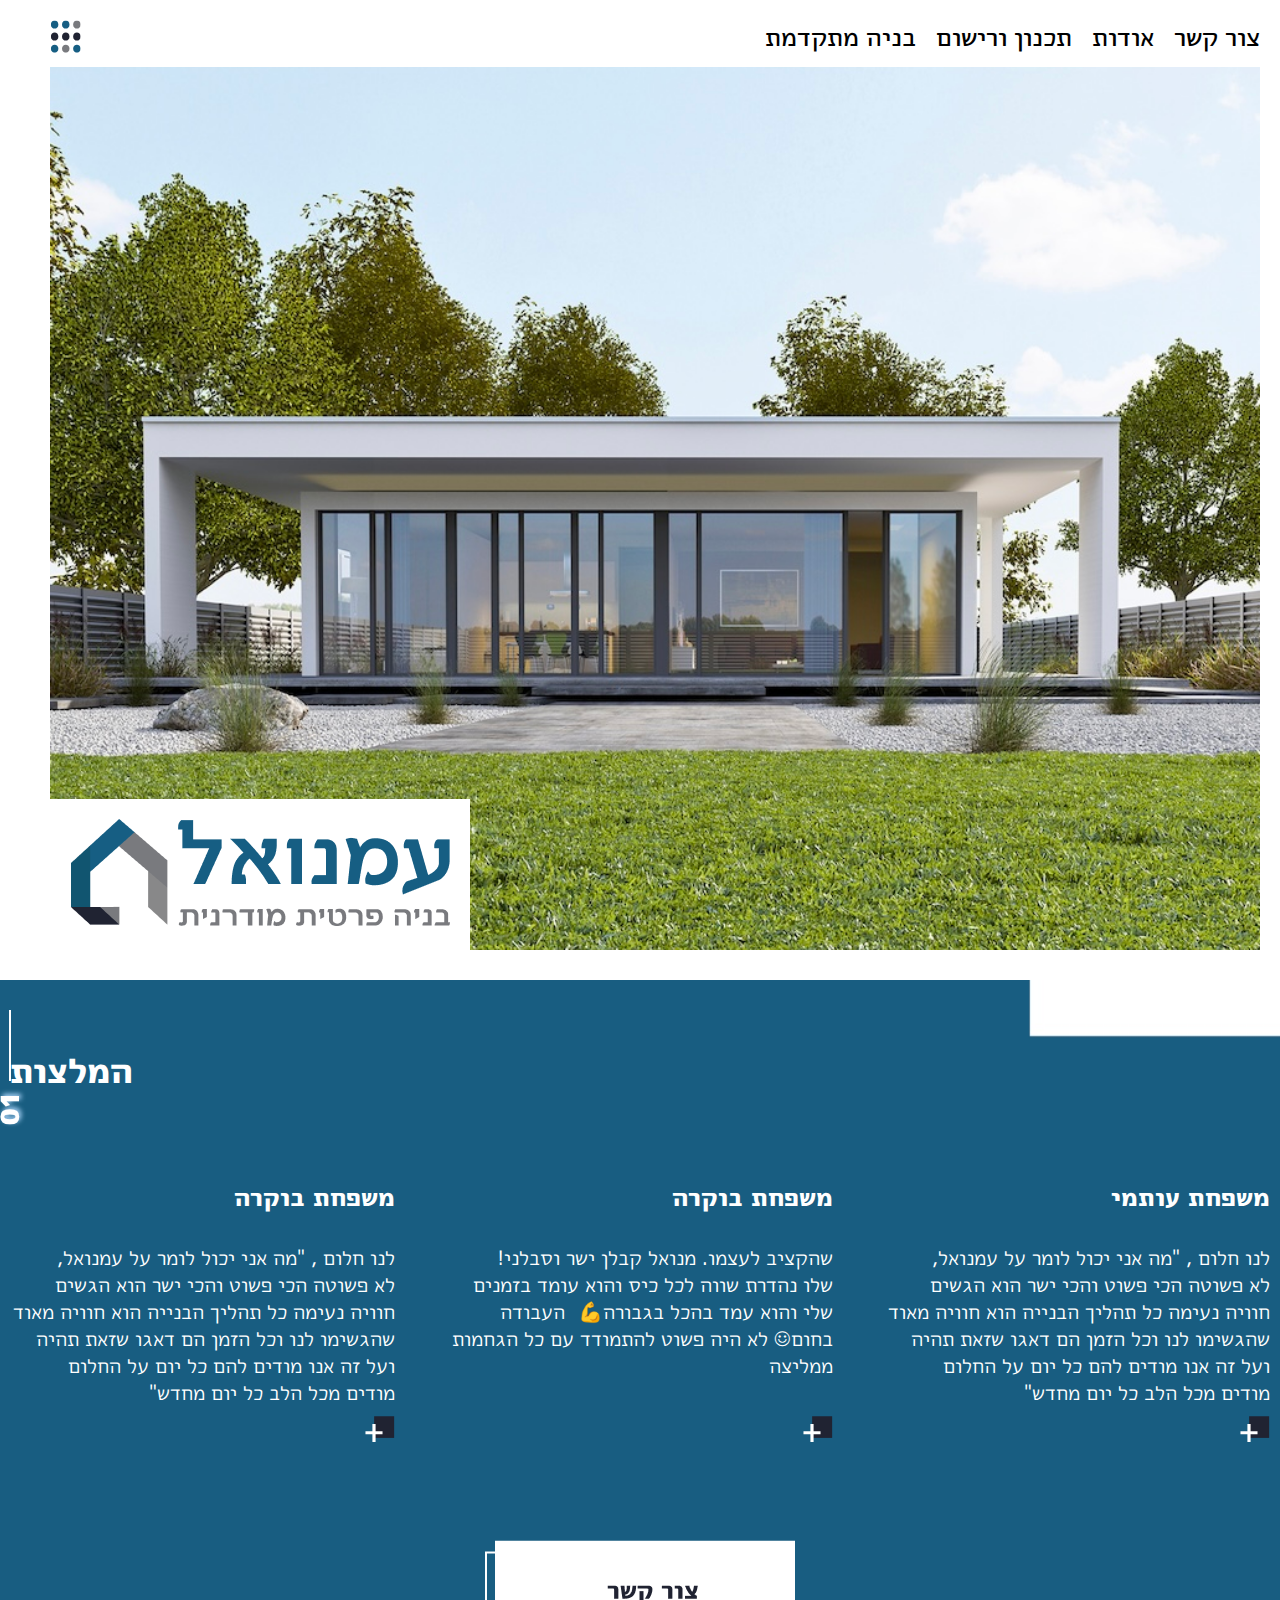
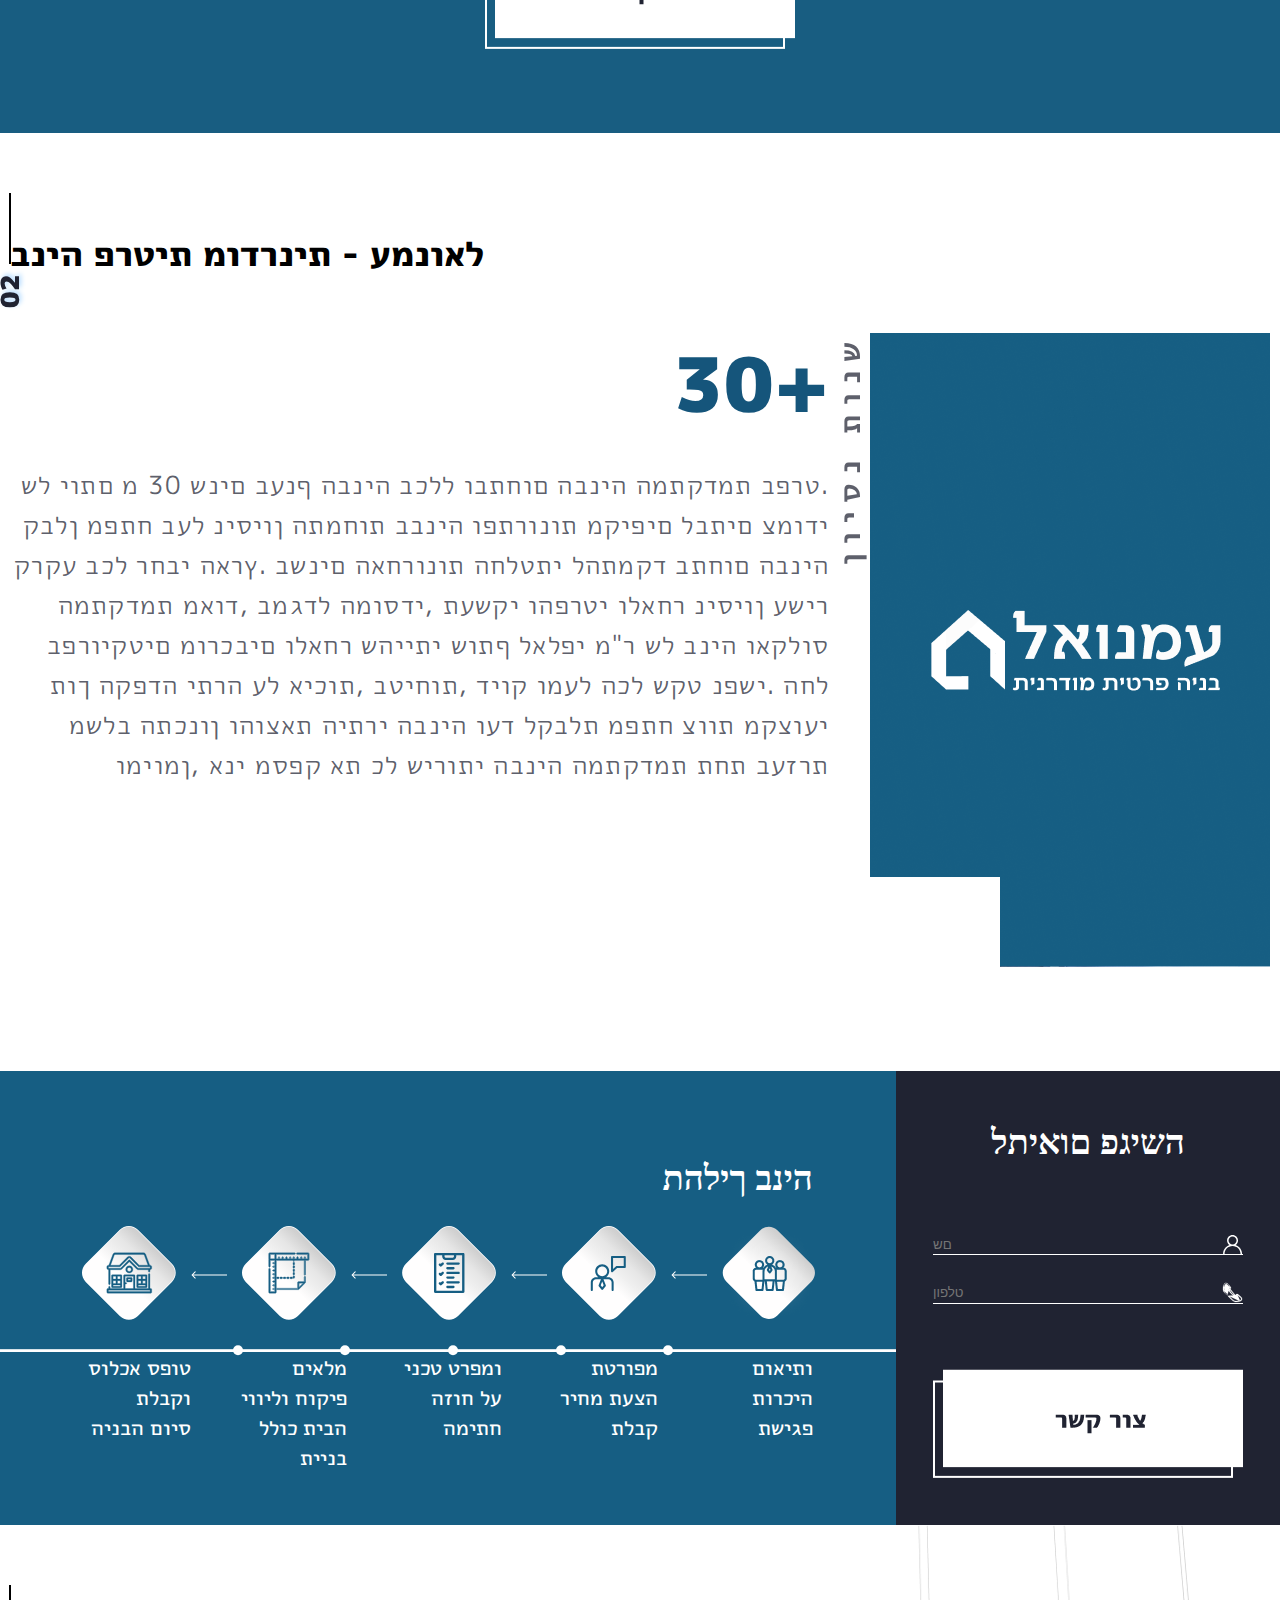
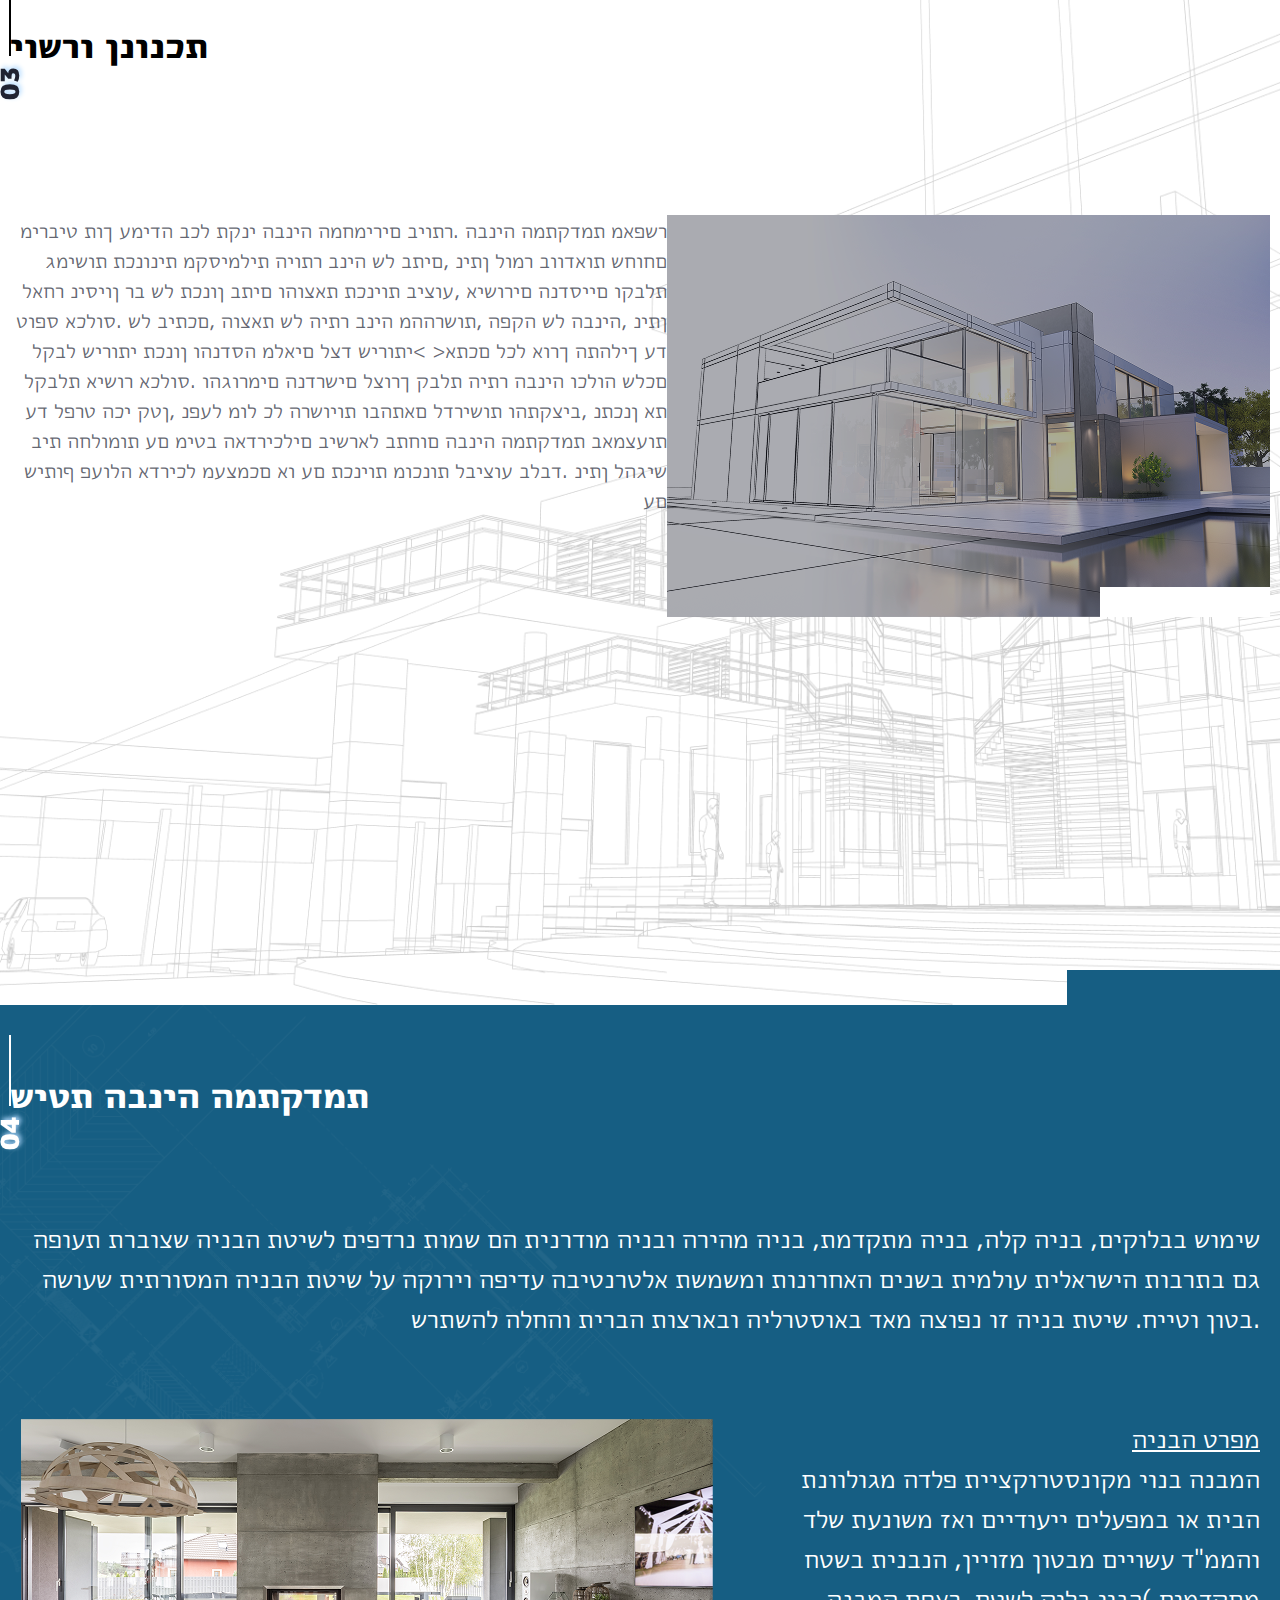
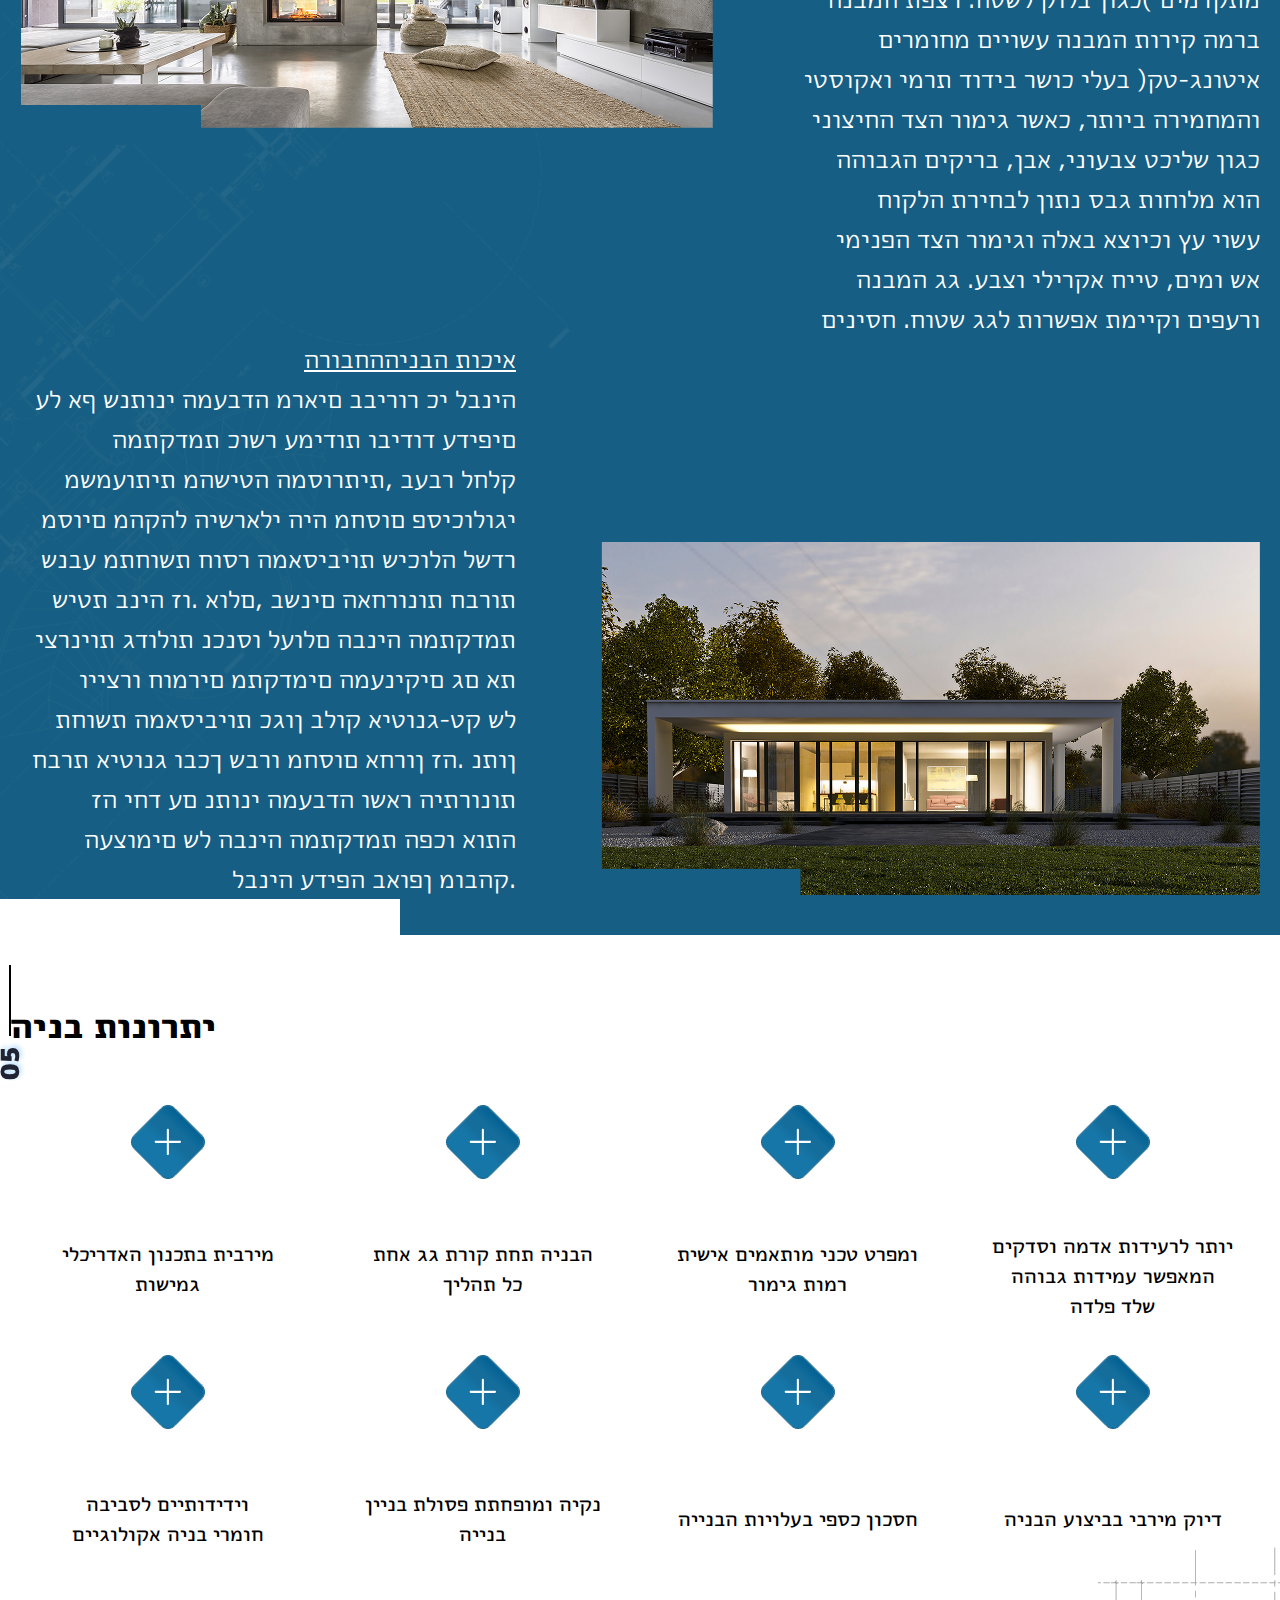
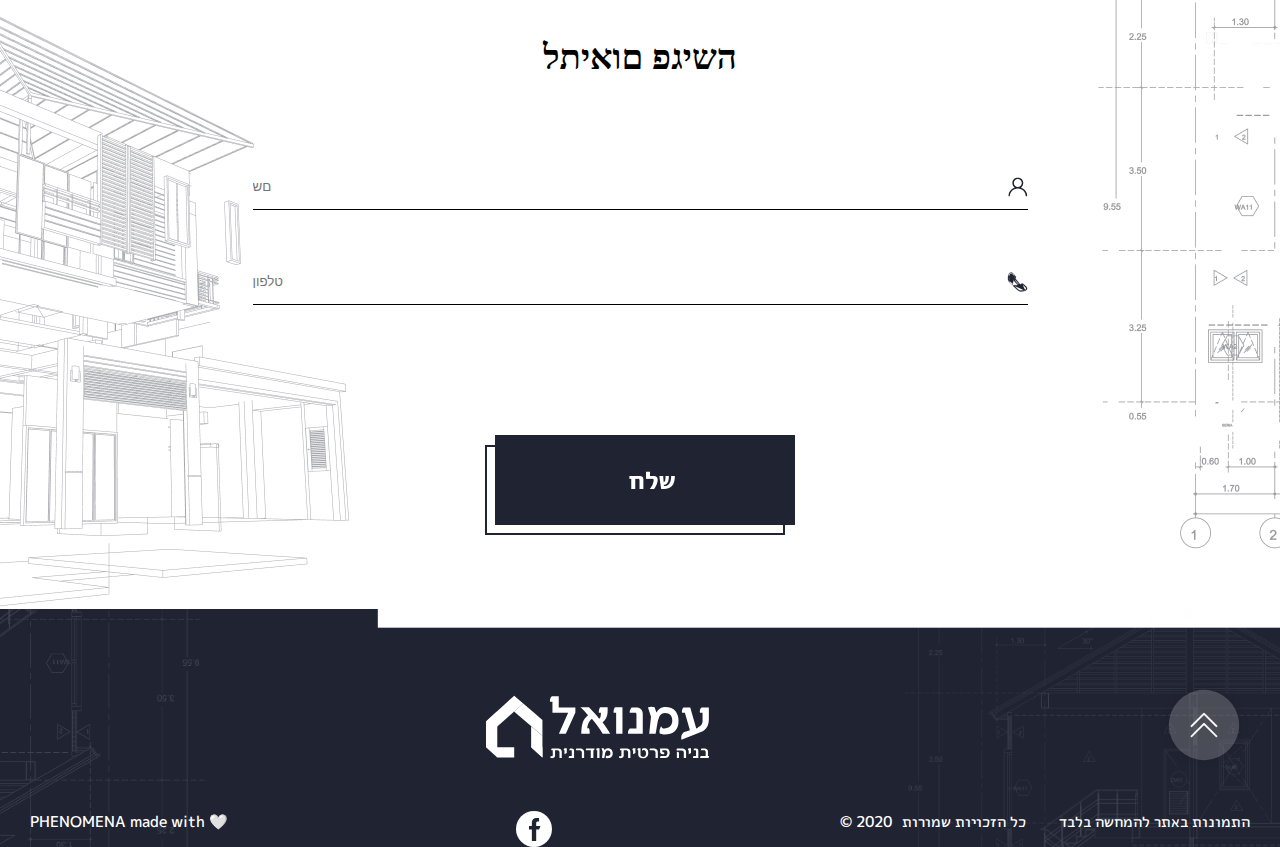
<file: JewBuild/index.html>
<!doctype html>
<html lang="en">
<head>
    <meta charset="UTF-8">
    <meta name="viewport"
          content="width=device-width, user-scalable=no, initial-scale=1.0, maximum-scale=1.0, minimum-scale=1.0">
    <meta http-equiv="X-UA-Compatible" content="ie=edge">
    <link rel="stylesheet" href="css/style.css">
    <link rel="stylesheet" href="css/around.css">
    <title>Document</title>
</head>
<body>
    <div class="container--out">
        <header id="header">
            <div class="header--container elem--on">
                <div class="header--right">
                    <img class="elem--on" src="image/icon/burger.svg" alt="menu">
                </div>
                <div class="header--left">
                    <ul class="header--menu ">
                        <li class="header--menu-item "><p class="">תמדקתמ הינב</p></li>
                        <li class="header--menu-item "><p class="">םושירו ןונכת</p></li>
                        <li class="header--menu-item "><p class="">תודוא</p></li>
                        <li class="header--menu-item "><p class="">רשק רוצ</p></li>
                    </ul>
                </div>
            </div>
        </header>
        <div class="home">
            <div class="elem--off">
                <img src="image/icon/burger-white.svg" alt="menu">
            </div>
            <div class="home--logo">
                <img class="elem--on" src="image/img/logo.png" alt="">
                <img class="elem--off" src="image/img/logo-white.svg" alt="">
            </div>
            <div class="home--scroll elem--off">
                <p>scroll</p>
                <img src="image/icon/Arrow-black.svg" alt="">
            </div>
        </div>
        <div class="page1">
            <div class="container">
                <div class="page-title">
                    <div class="page-title--number">
                        <div class="title--line-white"></div>
                        <p class="style-white ">01</p>
                    </div>
                    <div class="page-title--text">
                        <p>תוצלמה</p>
                    </div>
                </div>
                <div class="page1--content">
                    <div class="page1--content-item">
                        <div class="page1-content--title">
                            <h5 class="">הרקוב תחפשמ</h5>
                        </div>
                        <div class="page1-content--text">
                            <p>
                                ,לאונמע לע רמול לוכי ינא המ"
                                , םולח ונל םישגה אוה רשי יכהו טושפ יכה
                                הטושפ אל דואמ היווח אוה היינבה ךילהת לכ
                                המיענ היווח היהת תאזש וגאד םה ןמזה לכו
                                ונל ומישגהש םולחה לע םוי לכ םהל םידומ ונא הז לעו
                                "שדחמ םוי לכ בלה לכמ םידומ
                            </p>
                            <img src="image/icon/plus.svg" alt="">
                        </div>
                    </div>
                    <div class="page1--content-item">
                        <div class="page1-content--title">
                            <h5 >הרקוב תחפשמ</h5>
                        </div>
                        <div class="page1-content--text">
                            <p>
                                !ינלבסו רשי ןלבק לאונמ
                                .ומצעל ביצקהש םינמזב דמוע אוהו סיכ לכל הווש תרדהנ ולש הדובעה 🏼💪הרובגב לכהב דמע אוהו ילש תומחגה לכ םע דדומתהל טושפ היה אל
                                ☺םוחב הצילממ
                            </p>
                            <img class="tandz" src="image/icon/plus.svg" alt="">
                        </div>
                    </div>
                    <div class="page1--content-item">
                        <div class="page1-content--title">
                            <h5 class="">ימתוע תחפשמ</h5>
                        </div>
                        <div class="page1-content--text">
                            <p class="">
                                ,לאונמע לע רמול לוכי ינא המ"
                                , םולח ונל םישגה אוה רשי יכהו טושפ יכה
                                הטושפ אל דואמ היווח אוה היינבה ךילהת לכ
                                המיענ היווח היהת תאזש וגאד םה ןמזה לכו
                                ונל ומישגהש םולחה לע םוי לכ םהל םידומ ונא הז לעו
                                "שדחמ םוי לכ בלה לכמ םידומ
                            </p>
                            <img src="image/icon/plus.svg" alt="">
                        </div>
                    </div>
                </div>
                <div class="page1--content-mini">
                    <div class="page1--content-item">
                        <div class="elem--off">
                            <img class="" src="image/icon/plus.svg" alt="">
                        </div>
                        <div class="page1-content--title">
                            <h5 class="">ןהכ יסוי</h5>
                        </div>
                        <div class="page1-content--text">
                            <p>
                                אם בשלב הסקיצה העיצובית עדיין לא קיים הטקסט הרלוונטי, לא מומלץ למקם טקסט אמיתי אחר. הסיבה היא, כי בעת הצגת סקיצה עם טקסט אמיתי קריא, יתחיל הצופה לקרוא אוטומטית את הטקסט, ואם תוכן הטקסט לא רלוונטי לעבודה המוצגת - הדבר יסיח את דעתו מהעיצוב.
                            </p>
                            <img class="elem--on" src="image/icon/violet-plus.svg" alt="">
<!--                            <img class="elem&#45;&#45;off" src="image/icon/plus.svg" alt="">-->
                        </div>
                    </div>
                    <div class="page1--content-item">
                        <div class="elem--off">
                            <img class="" src="image/icon/plus.svg" alt="">
                        </div>
                        <div class="page1-content--title">
                            <h5 class="">ןהכ יסוי</h5>
                        </div>
                        <div class="page1-content--text">
                            <p>
                                אם בשלב הסקיצה העיצובית עדיין לא קיים הטקסט הרלוונטי, לא מומלץ למקם טקסט אמיתי אחר. הסיבה היא, כי בעת הצגת סקיצה עם טקסט אמיתי קריא, יתחיל הצופה לקרוא אוטומטית את הטקסט, ואם תוכן הטקסט לא רלוונטי לעבודה המוצגת - הדבר יסיח את דעתו מהעיצוב.
                            </p>
                            <img class="elem--on" src="image/icon/yellow-plus.svg" alt="">
                        </div>
                    </div>
                    <div class="page1--content-item">
                        <div class="elem--off">
                            <img class="" src="image/icon/plus.svg" alt="">
                        </div>
                        <div class="page1-content--title">
                            <h5 class="">ןהכ יסוי</h5>
                        </div>
                        <div class="page1-content--text">
                            <p>
                                אם בשלב הסקיצה העיצובית עדיין לא קיים הטקסט הרלוונטי, לא מומלץ למקם טקסט אמיתי אחר. הסיבה היא, כי בעת הצגת סקיצה עם טקסט אמיתי קריא, יתחיל הצופה לקרוא אוטומטית את הטקסט, ואם תוכן הטקסט לא רלוונטי לעבודה המוצגת - הדבר יסיח את דעתו מהעיצוב.
                            </p>
                            <img class="elem--on" src="image/icon/blue-plus.svg" alt="">
                        </div>
                    </div>
                </div>
                <div class="page1--button">
                    <button type="submit"><img src="image/img/page1-but.png" alt=""></button>
                </div>
            </div>
        </div>
        <div class="page2">
            <div class="container">
                <div class="page-title">
                    <div class="page-title--number">
                        <div class="title--line-black"></div>
                        <p class="style-black ">02</p>
                    </div>
                    <div class="page-title--text">
                        <p>בניה פרטית מודרנית - עמנואל</p>
                    </div>
                </div>
                <div class="page2-content">
                    <div class="page2--right-block">
                        <div class="page2-right--big">
                            <h2>30+</h2>
                            <h4 class="page2-right--subtitle page2--off">ןויסנ תונש</h4>
                            <p>
                                של יותם מ 30 שנים בענף הבניה בכלל ובתחום הבניה המתקדמת בפרט.
                                קבלן מפתח בעל ניסיון
                                התמחות בבניה ופתרונות מקיפים לבתים צמודי קרקע בכל רחבי הארץ.
                                בשנים האחרונות החלטתי להתמקד בתחום הבניה המתקדמת מאוד,
                                במגדל המוסדי, תעשקי והפרטי ולאחר ניסיון עשיר בפרויקטים מורכבים
                                ולאחר שהייתי שותף לאלפי מ"ר של בניה
                                ואקלוס תוך הקפדה יתרה על איכות, בטיחות, דיוק ומעל הכל שקט נפשי.
                                החל משלב התכנון והוצאת היתרי הבניה ועד לקבלת מפתח
                                צוות מקצועי ומיומן, אני מספק את כל שירותי הבניה המתקדמת תחת
                                בעזרת
                            </p>
                        </div>
                        <div class="page2-right--small page2--on">
                            <p class="">ןויסנ תונש</p>
                        </div>
                    </div>
                    <div class="page2--right-left">
                        <img class="page2--on" src="image/img/page2-photo.png" alt="">
                        <img class="page2--off" src="image/img/worker.png" alt="">
                    </div>
                </div>
            </div>
        </div>
        <div class="login">
            <div class="login--right-block elem--on">
                <div class="login-right--container">
                    <div class="login--title title--right">
                        הינב ךילהת
                    </div>
                    <div class="login--icons-top">
                        <div class="login--icons-item">
                            <img src="image/icon/5.svg" alt="">
                        </div>
                        <img src="image/icon/Arrow.svg" alt="">
                        <div class="login--icons-item">
                            <img src="image/icon/4.svg" alt="">
                        </div>
                        <img src="image/icon/Arrow.svg" alt="">
                        <div class="login--icons-item">
                            <img src="image/icon/3.svg" alt="">
                        </div>
                        <img src="image/icon/Arrow.svg" alt="">
                        <div class="login--icons-item">
                            <img src="image/icon/2.svg" alt="">
                        </div>
                        <img src="image/icon/Arrow.svg" alt="">
                        <div class="login--icons-item style-backend">
                            <img src="image/icon/1.svg" alt="">
                            <img class="style-front" src="image/icon/Vector.png" alt="">
                        </div>
                    </div>
                </div>
                <div class="login--icons-bottom">
                    <div class="login--line">
                    </div>
                    <div class="login--icons-items item-1">
                        <img src="image/icon/Ellipse.svg" alt="">
                    </div>
                    <div class="login--icons-items item-2">
                        <img src="image/icon/Ellipse.svg" alt="">
                    </div>
                    <div class="login--icons-items item-3">
                        <img src="image/icon/Ellipse.svg" alt="">
                    </div>
                    <div class="login--icons-items item-4">
                        <img src="image/icon/Ellipse.svg" alt="">
                    </div>
                    <div class="login--icons-items item-5">
                        <img src="image/icon/Ellipse.svg" alt="">
                    </div>
                </div>
                <div class="login-right--container">
                    <div class="login--right-text">
                        <p>סולכא ספוט תלבקו הינבה םויס</p>
                        <p>םיאלמ יווילו חוקיפ ללוכ תיבה תיינב</p>
                        <p>ינכט טרפמו הזוח לע המיתח</p>
                        <p>תטרופמ ריחמ תעצה תלבק</p>
                        <p>םואיתו תורכיה תשיגפ</p>
                    </div>
                </div>
            </div>
            <div class="login--mini elem--off">
                <div class="container">
                    <div class="title">תהליך הבניה</div>
                    <div class="step">
                        <img class="step--main" src="image/icon/5.svg" alt="">
                        <p>פגישת היכרות ותיאום</p>
                        <img class="login-arrow" src="image/icon/Arrow.svg" alt="">
                    </div>
                    <div class="step">
                        <img class="step--main" src="image/icon/4.svg" alt="">
                        <p>קבלת הצעת מחיר מפורטת</p>
                        <img class="login-arrow" src="image/icon/Arrow.svg" alt="">
                    </div>
                    <div class="step">
                        <img class="step--main" src="image/icon/3.svg" alt="">
                        <p>חתימה על חוזה ומפרט טכני</p>
                        <img class="login-arrow" src="image/icon/Arrow.svg" alt="">
                    </div>
                    <div class="step">
                        <img class="step--main" src="image/icon/2.svg" alt="">
                        <p>בנייה חכמה כולל פיקוח וליווי מלאים</p>
                        <img class="login-arrow" src="image/icon/Arrow.svg" alt="">
                    </div>
                    <div class="step">
                        <div class="login--icons-item style-backend">
                            <img class="step--main" src="image/icon/1.svg" alt="">
                            <img class="style-front" src="image/icon/Vector.png" alt="">
                        </div>
                        <p>סיום הבניה וקבלת טופס אכלוס</p>
                    </div>
                </div>
            </div>
            <div class="login--left-block">
                <div class="login--title title--left">
                    השיגפ םואיתל
                </div>
                <div class="login--form">
                    <div class="login--form-container">
                        <div class="login--form-top">
                            <input type="text" placeholder="םש">
                            <img src="image/icon/user.svg" alt="">
                        </div>
                        <div class="login--form-top">
                            <input type="text" placeholder="טלפון">
                            <img src="image/icon/phone.svg" alt="טלפון">
                        </div>
                    </div>
                    <div class="page1--button">
                        <button class="login--icons-items" type="submit"><img src="image/img/page1-but.png" alt=""></button>
                    </div>
                </div>
            </div>
        </div>
        <div class="page3">
            <div class="container">
                <div class="page-title">
                    <div class="page-title--number">
                        <div class="title--line-black"></div>
                        <p class="style-black ">03</p>
                    </div>
                    <div class="page-title--text">
                        <p>יושרו ןנונכת</p>
                    </div>
                </div>
                <div class="page3-content">
                    <div class="page3--right-block">
                        <div class="page3--right">
                            <p>
                                מירביט תוך עמידה בכל תקני הבניה המחמירים ביותר.
                                הבניה המתקדמת מאפשר גמישות תכנונית
                                מקסימלית היותר בניה של בתים, ניתן לומר בוודאות שחוחם לאחר ניסיון רב של תכנון בתים והוצאת
                                תכניות ביצוע, אישורים הנדסיים וקבלת טופס אכלוס.
                                של ביתכם,
                                הוצאת של היתר בניה מההרשות, הפקה של הבניה, ניתן לקבל שירותי תכנון והנדסה מלאים לצד שירותי<
                                >אתכם לכל אורך התהליך עד לקבלת אישור אכלוס.
                                והגורמים הנדרשים לצורך קבלת היתר הבניה וכלוה שלכם עד לפרט הכי קטן, נפעל מול כל הרשויות
                                ובהתאם לדרישות והתקציב, נתכנן את בית החלומות עם מיטב האדריכלים בישראל בתחום הבניה המתקדמת
                                באמצעות שיתוף פעולה
                                אדריכל מעצמכם או עם תכניות מוכנות לביצוע בלבד.
                                ניתן להגיש עם
                            </p>
                        </div>
                    </div>
                    <div class="page3--right-left">
                        <img class="elem--on" src="image/img/page3-photo.png" alt="">
                        <img class="elem--off" src="image/img/page3-2.png" alt="">
                        <img class="search" src="image/icon/search.png" alt="">
                    </div>
                </div>
            </div>
            <div class="page3--decor"></div>
        </div>
        <div class="page4">
            <div class="container">
                <div class="page-title">
                    <div class="page-title--number">
                        <div class="title--line-white"></div>
                        <p class="style-white">04</p>
                    </div>
                    <div class="page-title--text">
                        <p>שיטת הבניה המתקדמת</p>
                    </div>
                </div>
            </div>
            <div class="page4-content">
                    <p class="page4-content--title page4--font-style">
                        הפועת תרבוצש הינבה תטישל םיפדרנ תומש םה תינרדומ הינבו הריהמ הינב ,תמדקתמ הינב ,הלק הינב
                        ,םיקולבב שומיש השועש תיתרוסמה הינבה תטיש לע הקוריו הפידע הביטנרטלא תשמשמו תונורחאה םינשב תימלוע
                        תילארשיה תוברתב םג שרתשהל הלחהו תירבה תוצראבו הילרטסואב דאמ הצופנ וז הינב תטיש .חייטו ןוטב.
                    </p>
                    <div class="page4--top-block">
                        <div class="page4--top">
                            <div class="page4--photo">
                                <img class="page2--on" src="image/img/page4-1.png" alt="">
                                <img class="page2--off" src="image/img/page4-1-2.png" alt="">
                            </div>
                            <div class="page4--text-block">
                                <p class="page4--font-style"><span>הינבה טרפמ</span><br>
                                    תנוולוגמ הדלפ תייצקורטסנוקמ יונב הנבמה דלש
                                    תענושמ זאו םיידועיי םילעפמב וא תיבה חטשב תינבנה
                                    ,ןייוזמ ןוטבמ םייושע ד"ממהו הנבמה תפצר .חטשל
                                    קולב ןוגכ( םימדקתמ םירמוחמ םייושע הנבמה תוריק
                                    המרב יטסוקאו ימרת דודיב רשוכ ילעב )קט-גנוטיא
                                    ינוציחה דצה רומיג רשאכ ,רתויב הרימחמהו ההובגה
                                    םיקירב ,ןבא ,ינועבצ טכילש ןוגכ חוקלה תריחבל ןותנ
                                    סבג תוחולמ אוה ימינפה דצה רומיגו הלאב אצויכו
                                    ץע יושע הנבמה גג .עבצו ילירקא חייט ,םימו שא םיניסח
                                    .חוטש גגל תורשפא תמייקו םיפערו</p>
                            </div>
                        </div>
                        <div class="page4--bottom">
                            <div class="page4--text-block">
                                <p class="page4--font-style">
                                    <span>הרובחההינבה תוכיא</span><br>
                                    על אף שנתוני המעבדה מראים בבירור כי לבניה המתקדמת כושר עמידות ובידוד עדיפים משמעותית מהשיטה המסורתית, בעבר לחלק מסוים מהקהל הישראלי היה מחסום פסיכולוגי שנבע מתחושת חוסר המאסיביות שיכולה לשדר שיטת בניה זו.
                                    אולם, בשנים האחרונות חברות יצרניות גדולות נכנסו לעולם הבניה המתקדמת וייצרו חומרים מתקדמים המעניקים גם את תחושת המאסיביות כגון בלוק איטונג-טק של חברת איטונג ובכך שברו מחסום אחרון זה.
                                    נתון זה יחד עם נתוני המעבדה ושאר היתרונות העצומים של הבניה המתקדמת הפכו אותה לבניה עדיפה באופן מובהק.
                                </p>
                            </div>
                            <div class="page4--photo">
                                <img class="elem--on" src="image/img/page4-2.png" alt="">
                                <img class="elem--off" src="image/img/page4-2-2.png" alt="">
                            </div>
                        </div>
                    </div>
                </div>
            <div class="page4--decor"></div>
        </div>
        <div class="page5">
            <div class="container">
                <div class="page-title">
                    <div class="page-title--number">
                        <div class="title--line-black"></div>
                        <p class="style-black">05</p>
                    </div>
                    <div class="page-title--text">
                        <p>הינב תונורתי</p>
                    </div>
                </div>
                <div class="page4--content">
                    <div class="page4--content-item">
                        <img src="image/icon/plus-blue.svg" alt="">
                        <p>ילכירדאה ןונכתב תיברימ תושימג</p>
                    </div>
                    <div class="page4--content-item">
                        <img src="image/icon/plus-blue.svg" alt="">
                        <p>תחא גג תרוק תחת הינבה ךילהת לכ</p>
                    </div>
                    <div class="page4--content-item">
                        <img src="image/icon/plus-blue.svg" alt="">
                        <p>תישיא םימאתומ ינכט טרפמו רומיג תומר</p>
                    </div>
                    <div class="page4--content-item">
                        <img src="image/icon/plus-blue.svg" alt="">
                        <p> םיקדסו המדא תודיערל רתוי ההובג תודימע רשפאמה הדלפ דלש</p>
                    </div>
                    <div class="page4--content-item">
                        <img src="image/icon/plus-blue.svg" alt="">
                        <p> הביבסל םייתודידיו םייגולוקא הינב ירמוח</p>
                    </div>
                    <div class="page4--content-item">
                        <img src="image/icon/plus-blue.svg" alt="">
                        <p>ןיינב תלוספ תתחפומו היקנ היינב</p>
                    </div>
                    <div class="page4--content-item">
                        <img src="image/icon/plus-blue.svg" alt="">
                        <p>היינבה תויולעב יפסכ ןוכסח</p>
                    </div>
                    <div class="page4--content-item">
                        <img src="image/icon/plus-blue.svg" alt="">
                        <p> הינבה עוציבב יברימ קויד</p>
                    </div>
                </div>
            </div>
        </div>
        <div class="form">
            <div class="form--container">
                <div class="login--title title--left">
                    השיגפ םואיתל
                </div>
                <div class="form-input">
                    <input type="text" placeholder="םש">
                    <img src="image/icon/nigger.svg" alt="">
                </div>
                <div class="form-input">
                    <input type="text" placeholder="טלפון">
                    <img src="image/icon/black-phone.svg" alt="טלפון">
                </div>
                <div class="page1--button">
                    <button type="submit"><img src="image/img/form-button.png" alt=""></button>
                </div>
            </div>
            <img class="form-right elem--on" src="image/img/form-left.png" alt="">
            <img class="form-left elem--on" src="image/img/form-right.png" alt="">
        </div>
        <footer>
            <div class="footer--top-wrapper">
                <div class="footer--top">
                    <img src="image/img/logo-white.svg" alt="">
                    <a class="page2--on" href="#header"><img src="image/icon/arrow-top.svg" alt=""></a>
                </div>
                <p class="elem--off"><span>PHENOMENA</span> made with 🤍</p>
            </div>
            <div class="footer--bottom">
                <p class="elem--on"><span>PHENOMENA</span> made with 🤍</p>
                <img class="page2--on" src="image/icon/fb.svg" alt="">
                <div class="footer--bottom-left">
                    <div class="bottom-mini">
                        <p>© 2020</p>
                        <p>תורומש תויוכזה לכ</p>
                    </div>
                    <p>דבלב השחמהל רתאב תונומתה</p>
                </div>
            </div>
            <div class="footer--super-wrapper page2--off">
                <div class="footer--bottom-super">
                    <div class="bottom-super--item">
                        <img src="image/icon/fb-mini.svg" alt="">
                    </div>
                    <div class="bottom-super--item">
                        <a class="bottom-super--item" href="#header">
                            <img src="image/icon/arrow-top.svg" alt="">
                        </a>
                    </div>
                    <div class="bottom-super--item">
                        <img src="image/icon/phone-btn.svg" alt="phone">
                    </div>
                </div>
            </div>
        </footer>
    </div>
</body>
</html>
</file>
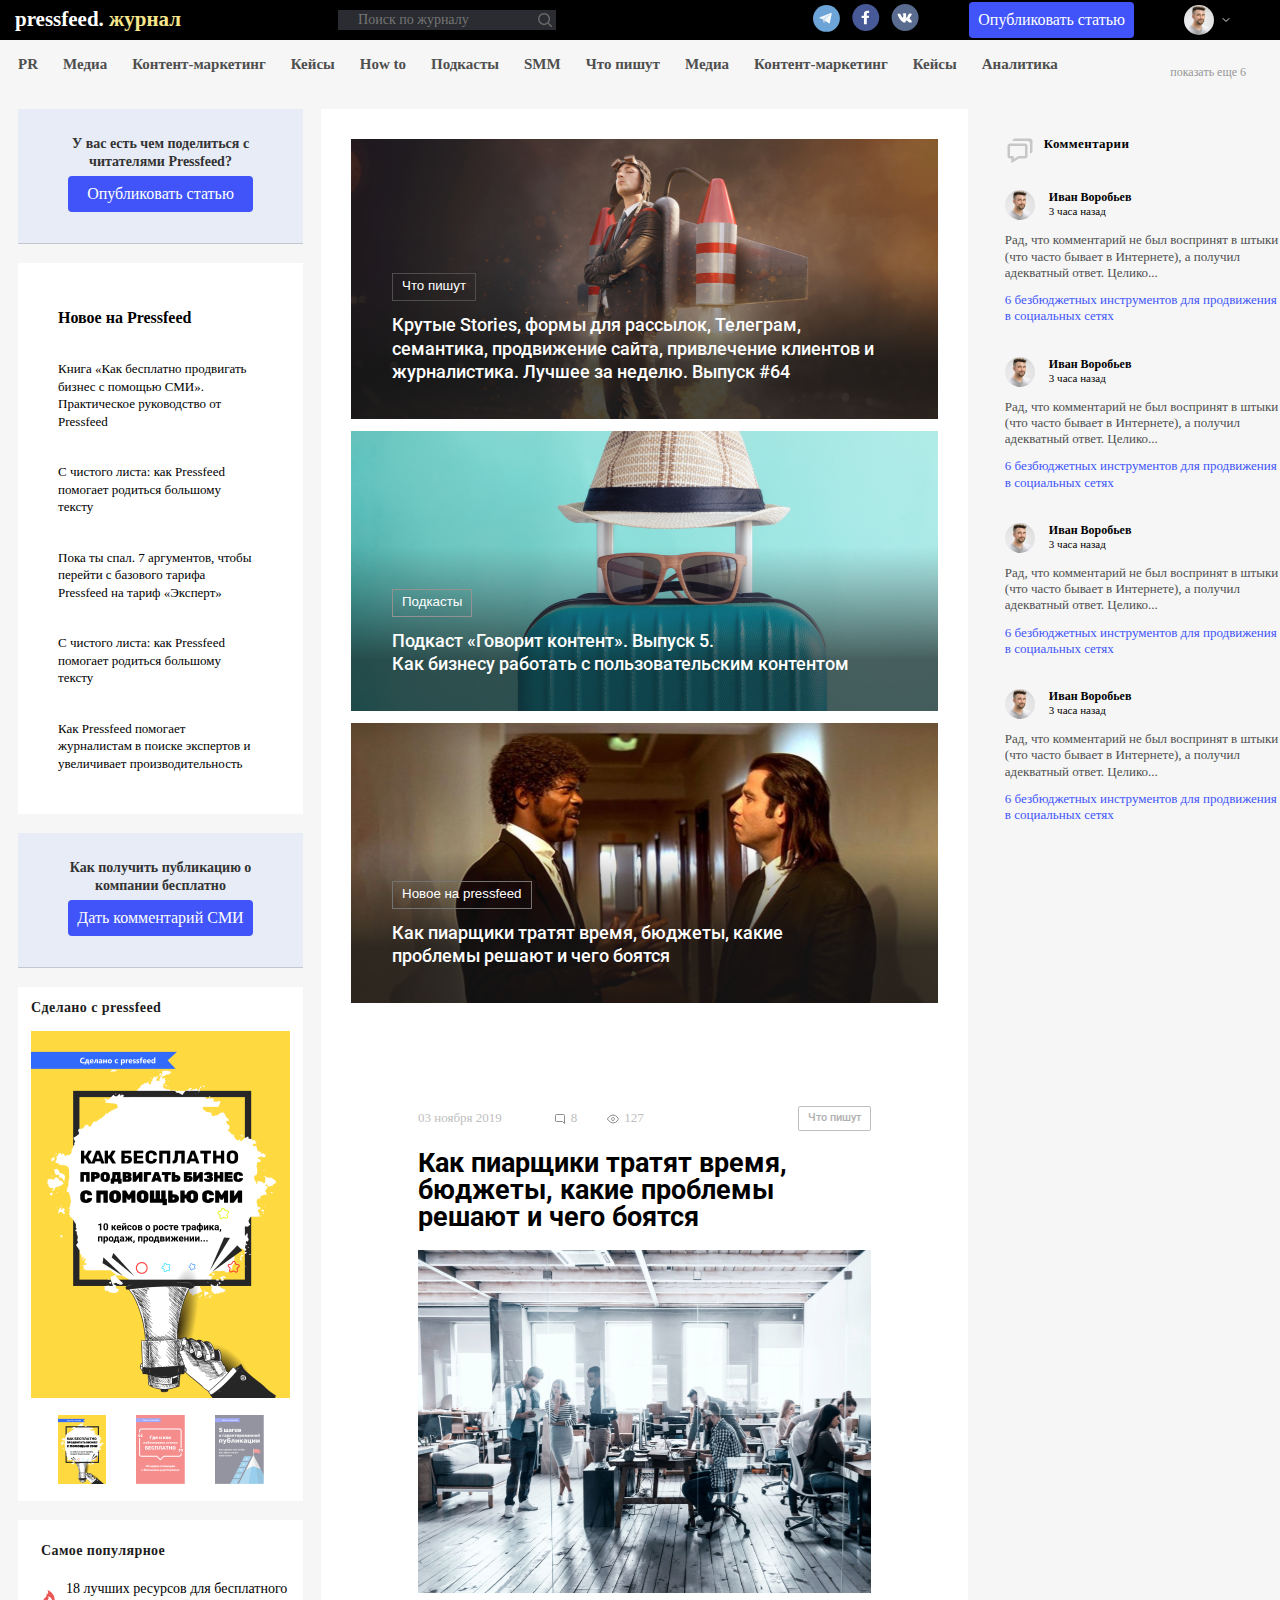
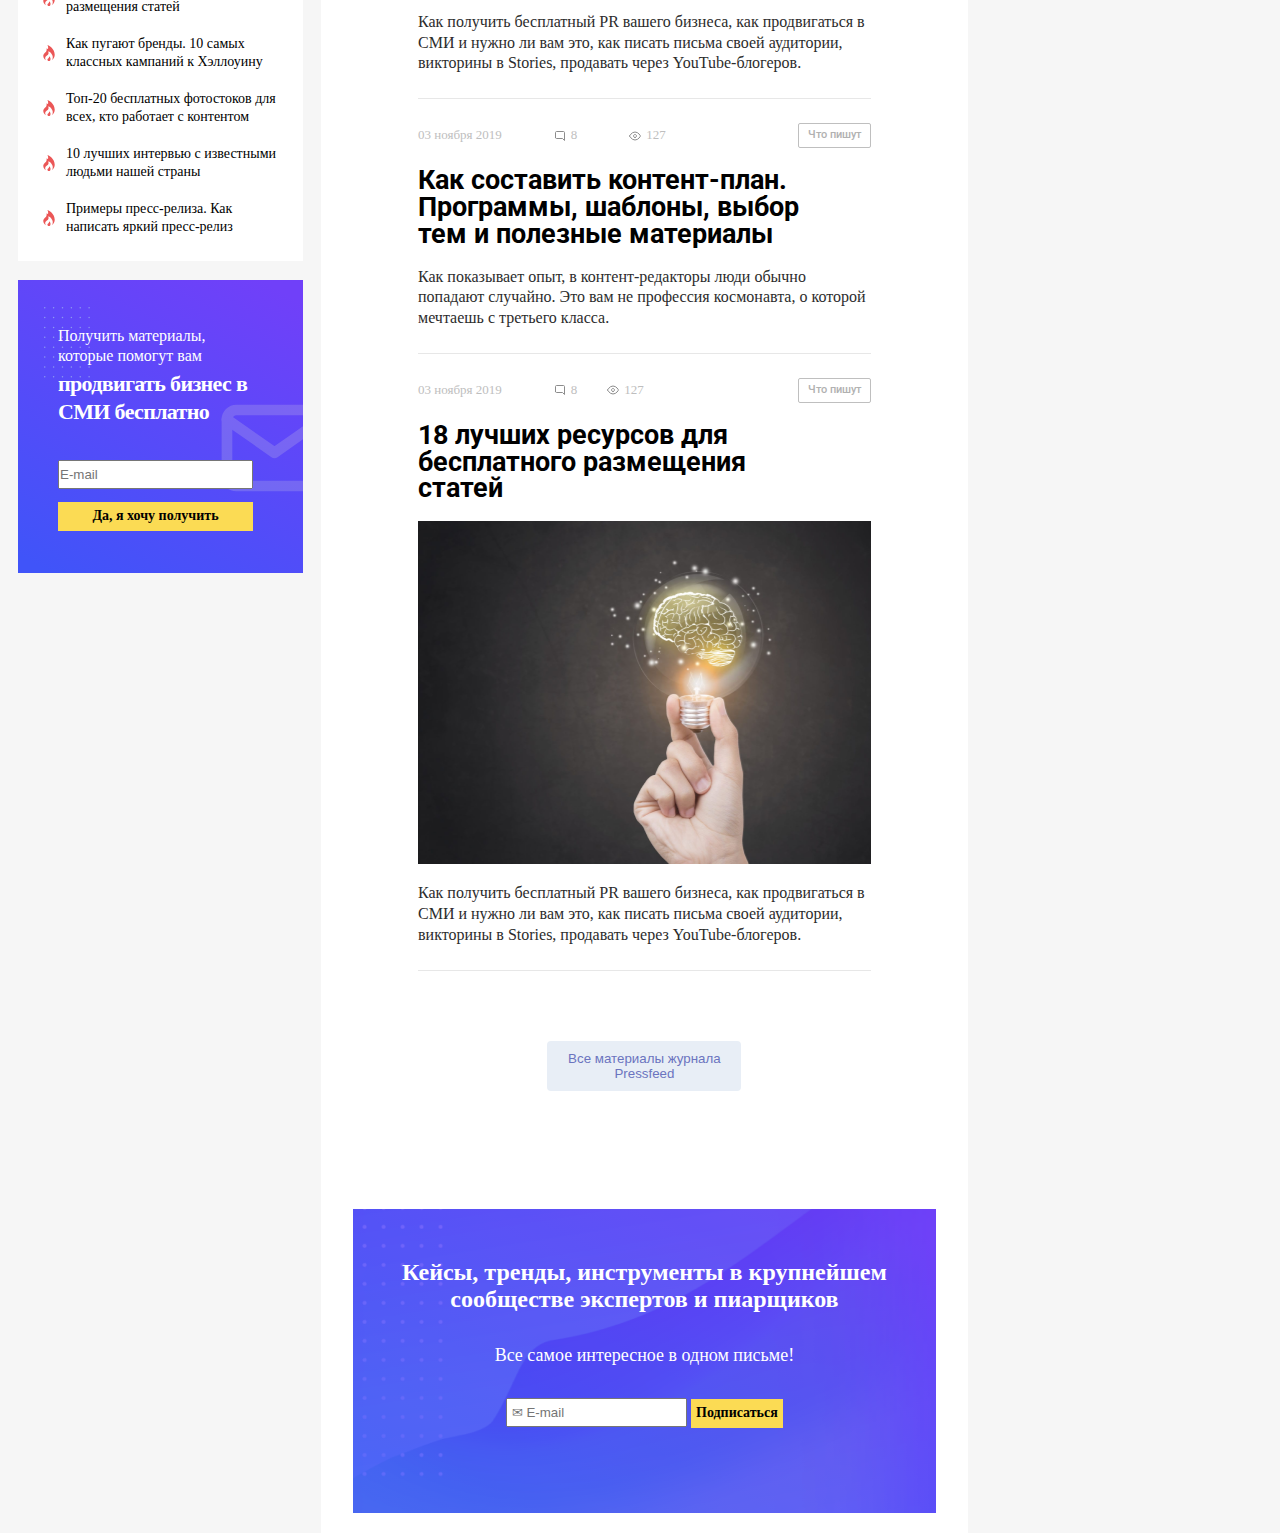
<file: pressfeed/index.html>
<!doctype html>
<html lang="en">
<head>
    <meta charset="UTF-8">
    <meta name="viewport" content="width=device-width, user-scalable=no, initial-scale=1.0, maximum-scale=1.0, minimum-scale=1.0">
    <meta http-equiv="X-UA-Compatible" content="ie=edge">
    <link rel="stylesheet" href="style.css">
    <title>Document</title>
</head>
<body>
    <header class="menu">
        <div class="menu--top">
            <div class="menu--block-left">
                <div class="menu--log">
                    <p>pressfeed. <span>журнал</span></p>
                </div>
                <div class="menu--search">
                    <input name="search" placeholder="Поиск по журналу" type="text">
                    <button class="menu--search-button"></button>
                </div>
            </div>
            <div class="menu--block-right">
                <div class="menu--network">
                    <nav class="menu--nav">
                        <ul class="menu--nav-top">
                            <li class="menu--item top--item"><a href="#"><img src="image/icon/telegram.svg" alt="telegram"></a></li>
                            <li class="menu--item top--item"><a href="#"><img src="image/icon/facebook.svg" alt="facebook"></a></li>
                            <li class="menu--item top--item"><a href="#"><img src="image/icon/vk.svg" alt="vk"></a></li>
                        </ul>
                    </nav>
                </div>
                <div class="blue-button" style="padding: 9px"><p>Опубликовать статью</p></div>
                <div class="menu--user-profile">
                    <img src="image/icon/userPhoto.svg" alt="userPhoto">
                    <img src="image/icon/userProfile.svg" alt="userPhoto">
                </div>
            </div>
        </div>
        <div class="menu--bottom">
            <nav class="menu--nav nav-bottom">
                <ul class="menu--nav-bottom">
                    <li class="menu--item bottom--item"><a href="#">PR</a></li>
                    <li class="menu--item bottom--item"><a href="#">Медиа</a></li>
                    <li class="menu--item bottom--item"><a href="#">Контент-маркетинг</a></li>
                    <li class="menu--item bottom--item"><a href="#">Кейсы</a></li>
                    <li class="menu--item bottom--item"><a href="#">How to</a></li>
                    <li class="menu--item bottom--item"><a href="#">Подкасты</a></li>
                    <li class="menu--item bottom--item"><a href="#">SMM</a></li>
                    <li class="menu--item bottom--item"><a href="#">Что пишут</a></li>
                    <li class="menu--item bottom--item"><a href="#">Медиа</a></li>
                    <li class="menu--item bottom--item"><a href="#">Контент-маркетинг</a></li>
                    <li class="menu--item bottom--item"><a href="#">Кейсы</a></li>
                    <li class="menu--item bottom--item"><a href="#">Аналитика</a></li>
                </ul>
            </nav>
            <div class="menu--show-more">показать еще 6</div>
        </div>
    </header>
    <div class="container">
        <section class="container-right">
            <div class="row blue-block">
                <div class="blue-block--container">
                    <h4>
                        У вас есть чем поделиться
                        с читателями Pressfeed?
                    </h4>
                    <div class="blue-button marg-button">
                        <p>Опубликовать статью</p>
                    </div>
                </div>
            </div>
            <div class="row white-block">
                <div class="row--content">
                    <h4>Новое на Pressfeed</h4>
                    <p>
                        Книга «Как бесплатно продвигать бизнес с помощью СМИ». Практическое руководство от Pressfeed
                    </p>
                    <p>
                        С чистого листа: как Pressfeed помогает родиться большому тексту
                    </p>
                    <p>
                        Пока ты спал. 7 аргументов, чтобы перейти с базового тарифа Pressfeed на тариф «Эксперт»
                    </p>
                    <p>
                        С чистого листа: как Pressfeed помогает родиться большому тексту
                    </p>
                    <p>
                        Как Pressfeed помогает журналистам в поиске экспертов и увеличивает производительность
                    </p>
                </div>
            </div>
            <div class="row blue-block">
                <div class="blue-block--container">
                    <h4>
                        Как получить публикацию
                        о компании бесплатно
                    </h4>
                    <div class="blue-button marg-button">
                        <p>Дать комментарий СМИ</p>
                    </div>
                </div>
            </div>
            <div class="row white-block">
                <div class="row--content-book">
                    <h3>Сделано с pressfeed</h3>
                    <div class="row--main-photo"><img src="image/img/mainBook.png" alt="mainBook"></div>
                    <div class="row--menu-book">
                        <div class="main-photo--item active"><img src="image/img/yellowBook.png" alt="yellowBook"></div>
                        <div class="main-photo--item"><img src="image/img/readBook.png" alt="readBook"></div>
                        <div class="main-photo--item"><img src="image/img/blueBook.png" alt="blueBook"></div>
                    </div>
                </div>
            </div>
            <div class="row white-block">
                <div class="row--captions">
                        <h3>Самое популярное</h3>
                        <ul>
                            <li class="captions--item">
                                <p>18 лучших ресурсов для бесплатного размещения статей</p>
                            </li>
                            <li class="captions--item">
                                <p>Как пугают бренды. 10 самых классных кампаний к Хэллоуину</p>
                            </li>
                            <li class="captions--item">
                                <p>
                                    Топ-20 бесплатных фотостоков для всех, кто работает с контентом
                                </p>
                            </li>
                            <li class="captions--item">
                                <p>10 лучших интервью с известными людьми нашей страны</p>
                            </li>
                            <li class="captions--item">
                                <p>Примеры пресс-релиза. Как написать яркий пресс-релиз</p>
                            </li>
                        </ul>
                    </div>
            </div>
            <div class="row input-block">
                <div class="input-content">
                    <div class="row--content">
                        <img class="row--points-img" src="image/icon/Group.svg" alt="Group">
                        <div class="row--content-top">
                            <h4>Получить материалы, которые помогут вам</h4>
                            <h3>продвигать бизнес в СМИ бесплатно</h3>
                        </div>
                            <img class="row--mail-img" src="image/icon/mail.svg" alt="">
                        <div class="row--content-bottom">
                            <input type="text" name="email" placeholder="E-mail">
                            <button class="yellow-button">Да, я хочу получить</button>
                        </div>
                    </div>
                </div>
            </div>
        </section>
        <div class="container--main-comment">
            <main class="container-center">
                <div class="main-content">
                    <div class="highlighted-content">
                        <div class="highlighted-item first-block">
                            <div>  <button class="border-button">Что пишут</button></div>
                            <div>
                                <h2>
                                    Крутые Stories, формы для рассылок,
                                    Телеграм, семантика, продвижение сайта, привлечение клиентов
                                    и журналистика. Лучшее за неделю. Выпуск #64
                                </h2>
                            </div>
                        </div>
                        <div class="highlighted-item second-block">
                            <button class="border-button" style="border-color: rgba(146, 146, 146, 1)">Подкасты</button>
                            <h2>Подкаст «Говорит контент». Выпуск 5.<br>
                                Как бизнесу работать с пользовательским контентом</h2>
                        </div>
                        <div class="highlighted-item third-block">
                            <button class="border-button">Новое на pressfeed</button>
                            <h2>
                                Как пиарщики тратят время, бюджеты, какие проблемы решают и чего боятся</h2>
                        </div>
                    </div>
                    <div class="main-content--container">
                        <div class="post">
                            <div class="post--container">
                                <div class="post--info">
                                    <div class="info--time">
                                        <p>03 ноября 2019</p>
                                    </div>
                                    <div class="comments-view">
                                        <div class="info--comments">
                                            <img src="image/icon/comment.svg" alt="comment">
                                            <p>8</p>
                                        </div>
                                        <div class="info--view">
                                            <img src="image/icon/eye.svg" alt="eye">
                                            <p>127</p>
                                        </div>
                                    </div>
                                </div>
                                <button>Что пишут</button>
                            </div>
                            <div class="info--title">
                                <h3>Как пиарщики тратят время, бюджеты, какие проблемы решают и чего боятся</h3>
                            </div>
                            <div class="info--photo first-photo"></div>
                            <div class="info--text">
                                <p>
                                    Как получить бесплатный PR вашего бизнеса,
                                    как продвигаться в СМИ и нужно ли вам это,
                                    как писать письма своей аудитории, викторины в Stories,
                                    продавать через YouTube-блогеров.
                                </p>
                            </div>
                        </div>
                        <div class="post">
                            <div class="post--container">
                                <div class="post--info">
                                    <div class="info--time">
                                        <p>03 ноября 2019</p>
                                    </div>
                                    <div class="info--comments">
                                        <img src="image/icon/comment.svg" alt="comment">
                                        <p>8</p>
                                    </div>
                                    <div class="info--view">
                                        <img src="image/icon/eye.svg" alt="eye">
                                        <p>127</p>
                                    </div>
                                </div>
                                <button>Что пишут</button>
                            </div>
                            <div class="info--title">
                                <h3>Как составить контент-план. Программы, шаблоны, выбор тем и полезные материалы</h3>
                            </div>
                            <div class="info--text">
                                <p>
                                    Как показывает опыт, в контент-редакторы люди обычно попадают случайно.
                                    Это вам не профессия космонавта, о которой мечтаешь с третьего класса.
                                </p>
                            </div>
                        </div>
                        <div class="post">
                            <div class="post--container">
                                <div class="post--info">
                                    <div class="info--time">
                                        <p>03 ноября 2019</p>
                                    </div>
                                    <div class="comments-view">
                                        <div class="info--comments">
                                            <img src="image/icon/comment.svg" alt="comment">
                                            <p>8</p>
                                        </div>
                                        <div class="info--view">
                                            <img src="image/icon/eye.svg" alt="eye">
                                            <p>127</p>
                                        </div>
                                    </div>
                                </div>
                                <button>Что пишут</button>
                            </div>
                            <div class="info--title">
                                <h3>18 лучших ресурсов для бесплатного размещения статей</h3>
                            </div>
                            <div class="info--photo second-photo"></div>
                            <div class="info--text">
                                <p>
                                    Как получить бесплатный PR вашего бизнеса,
                                    как продвигаться в СМИ и нужно ли вам это,
                                    как писать письма своей аудитории, викторины в Stories,
                                    продавать через YouTube-блогеров.
                                </p>
                            </div>
                        </div>
                    </div>
                </div>
                <div class="container--footer">
                    <button class="footer--button">Все материалы журнала Pressfeed</button>
                    <div class="for-color">
                        <div class="for-photo">
                            <div class="email-form">
                                <h3>Кейсы, тренды, инструменты в крупнейшем
                                    сообществе экспертов и пиарщиков
                                </h3>
                                <p>
                                    Все самое интересное в одном письме!
                                </p>
                                <div class="input-block">
                                    <input type="text" placeholder=" ✉ E-mail">
                                    <button class="yellow-button">Подписаться</button>
                                </div>
                            </div>
                        </div>
                    </div>
                </div>
            </main>
            <section class="container-left">
                <div class="chat-block">
                    <div class="chat-block--title">
                        <img src="image/icon/comment-chat.svg" alt="comment-chat">
                        <h5>Комментарии</h5>
                    </div>
                    <div class="chat-block--comment">
                        <div class="comment--user">
                            <div class="chat-block--user-info">
                                <div class="user--photo">
                                    <img src="image/icon/userPhoto.svg" alt="userPhoto">
                                </div>
                                <div class="user--name-time">
                                    <p class="user--name">Иван Воробьев</p>
                                    <p class="comment--time">3 часа назад</p>
                                </div>
                            </div>
                            <div class="comment--text">
                                <p class="comment--black">Рад, что комментарий не был воспринят в штыки
                                    (что часто бывает в Интернете), а получил адекватный ответ. Целико...
                                </p>
                                <p class="comment--blue">6 безбюджетных инструментов для продвижения в социальных сетях</p>
                            </div>
                        </div>
                        <div class="comment--user">
                            <div class="chat-block--user-info">
                                <div class="user--photo">
                                    <img src="image/icon/userPhoto.svg" alt="userPhoto">
                                </div>
                                <div class="user--name-time">
                                    <p class="user--name">Иван Воробьев</p>
                                    <p class="comment--time">3 часа назад</p>
                                </div>
                            </div>
                            <div class="comment--text">
                                <p class="comment--black">Рад, что комментарий не был воспринят в штыки
                                    (что часто бывает в Интернете), а получил адекватный ответ. Целико...
                                </p>
                                <p class="comment--blue">6 безбюджетных инструментов для продвижения в социальных сетях</p>
                            </div>
                        </div>
                        <div class="comment--user">
                            <div class="chat-block--user-info">
                                <div class="user--photo">
                                    <img src="image/icon/userPhoto.svg" alt="userPhoto">
                                </div>
                                <div class="user--name-time">
                                    <p class="user--name">Иван Воробьев</p>
                                    <p class="comment--time">3 часа назад</p>
                                </div>
                            </div>
                            <div class="comment--text">
                                <p class="comment--black">Рад, что комментарий не был воспринят в штыки
                                    (что часто бывает в Интернете), а получил адекватный ответ. Целико...
                                </p>
                                <p class="comment--blue">6 безбюджетных инструментов для продвижения в социальных сетях</p>
                            </div>
                        </div>
                        <div class="comment--user">
                            <div class="chat-block--user-info">
                                <div class="user--photo">
                                    <img src="image/icon/userPhoto.svg" alt="userPhoto">
                                </div>
                                <div class="user--name-time">
                                    <p class="user--name">Иван Воробьев</p>
                                    <p class="comment--time">3 часа назад</p>
                                </div>
                            </div>
                            <div class="comment--text">
                                <p class="comment--black">Рад, что комментарий не был воспринят в штыки
                                    (что часто бывает в Интернете), а получил адекватный ответ. Целико...
                                </p>
                                <p class="comment--blue">6 безбюджетных инструментов для продвижения в социальных сетях</p>
                            </div>
                        </div>
                    </div>
                </div>
            </section>
        </div>
    </div>
</body>
</html>
</file>
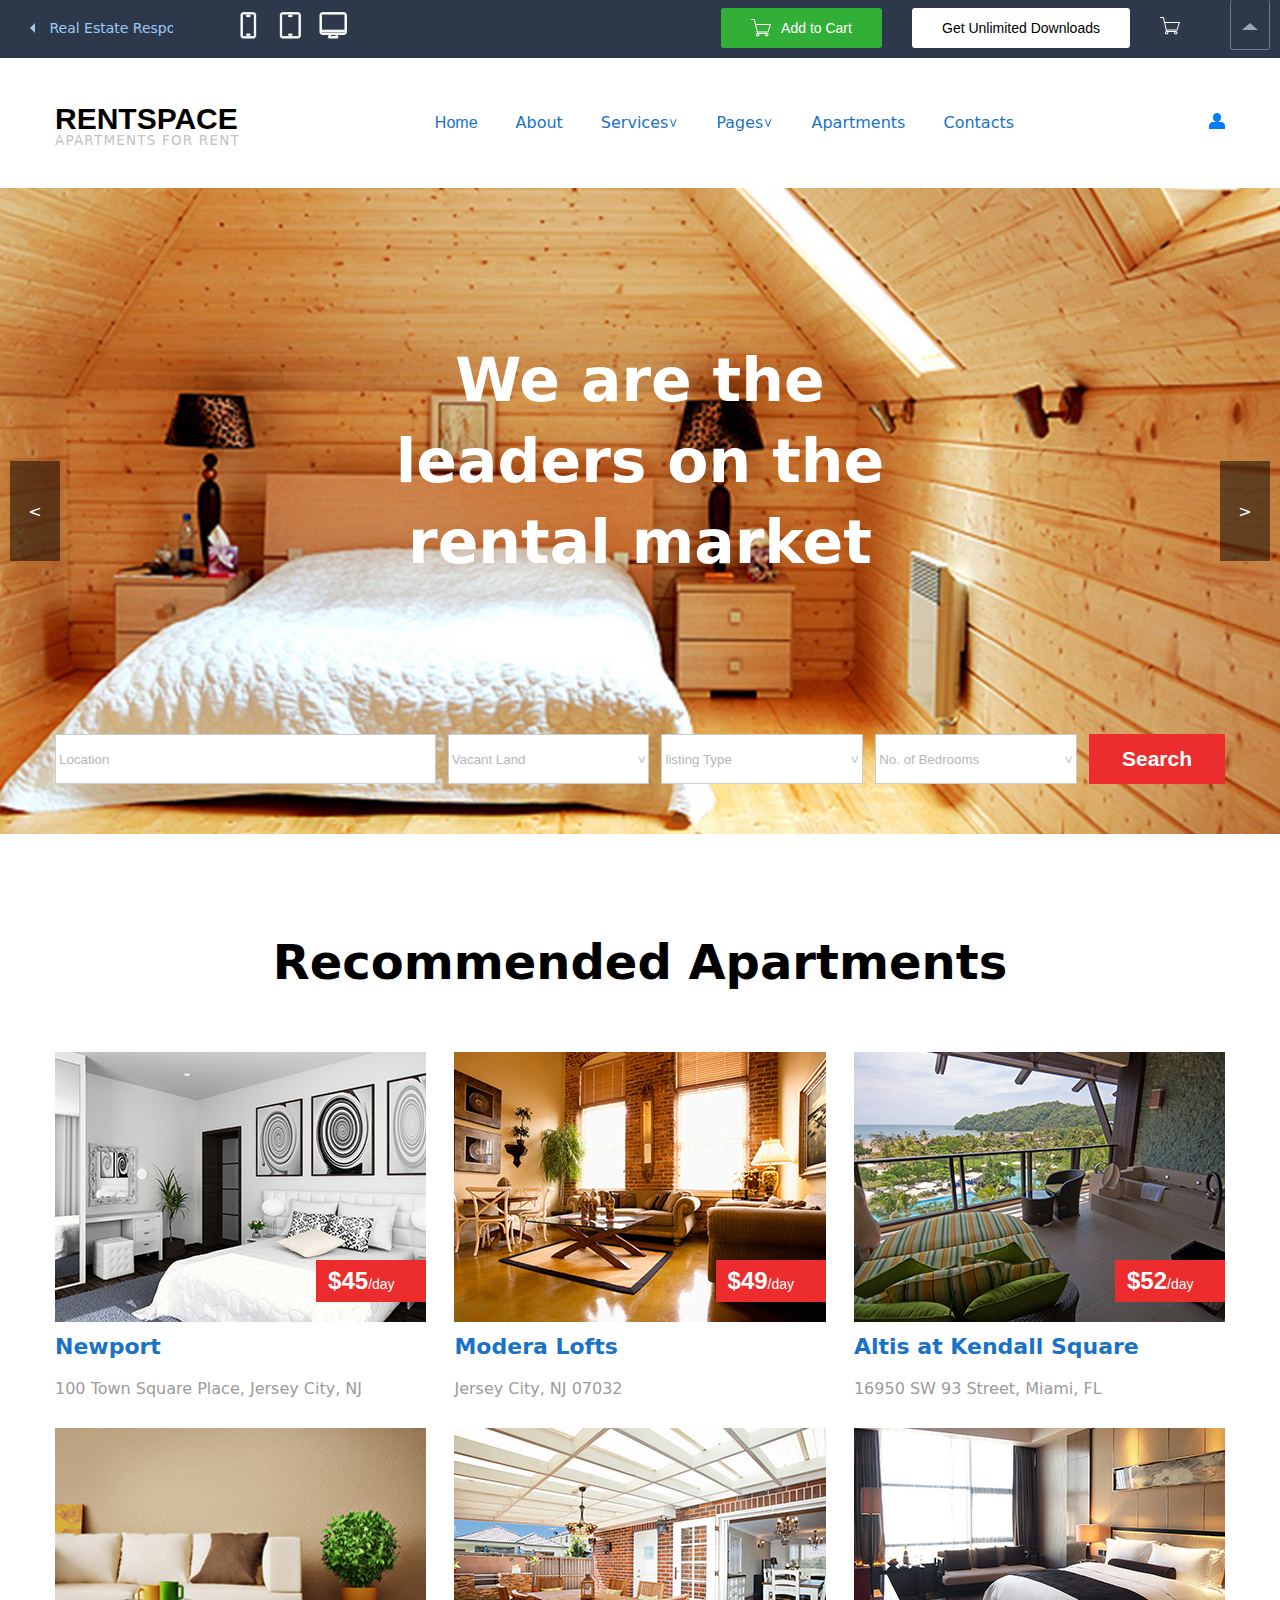
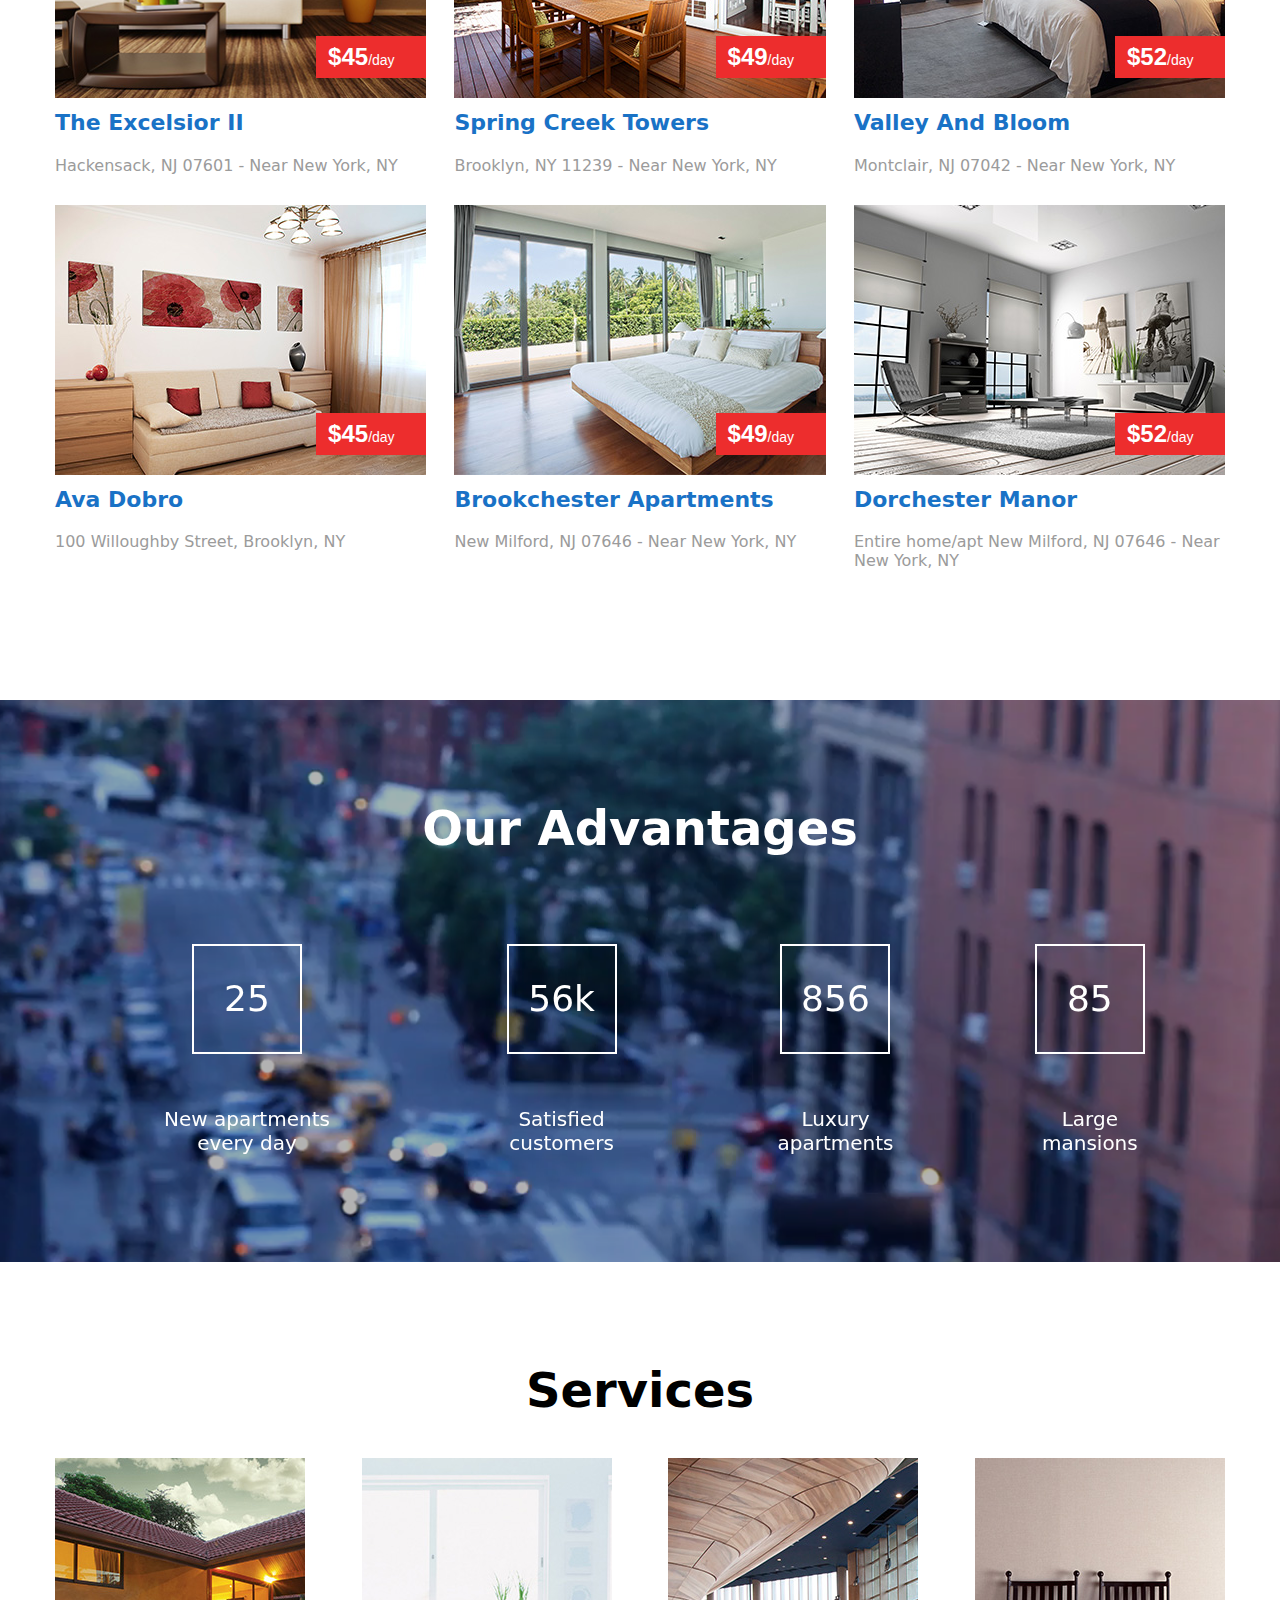
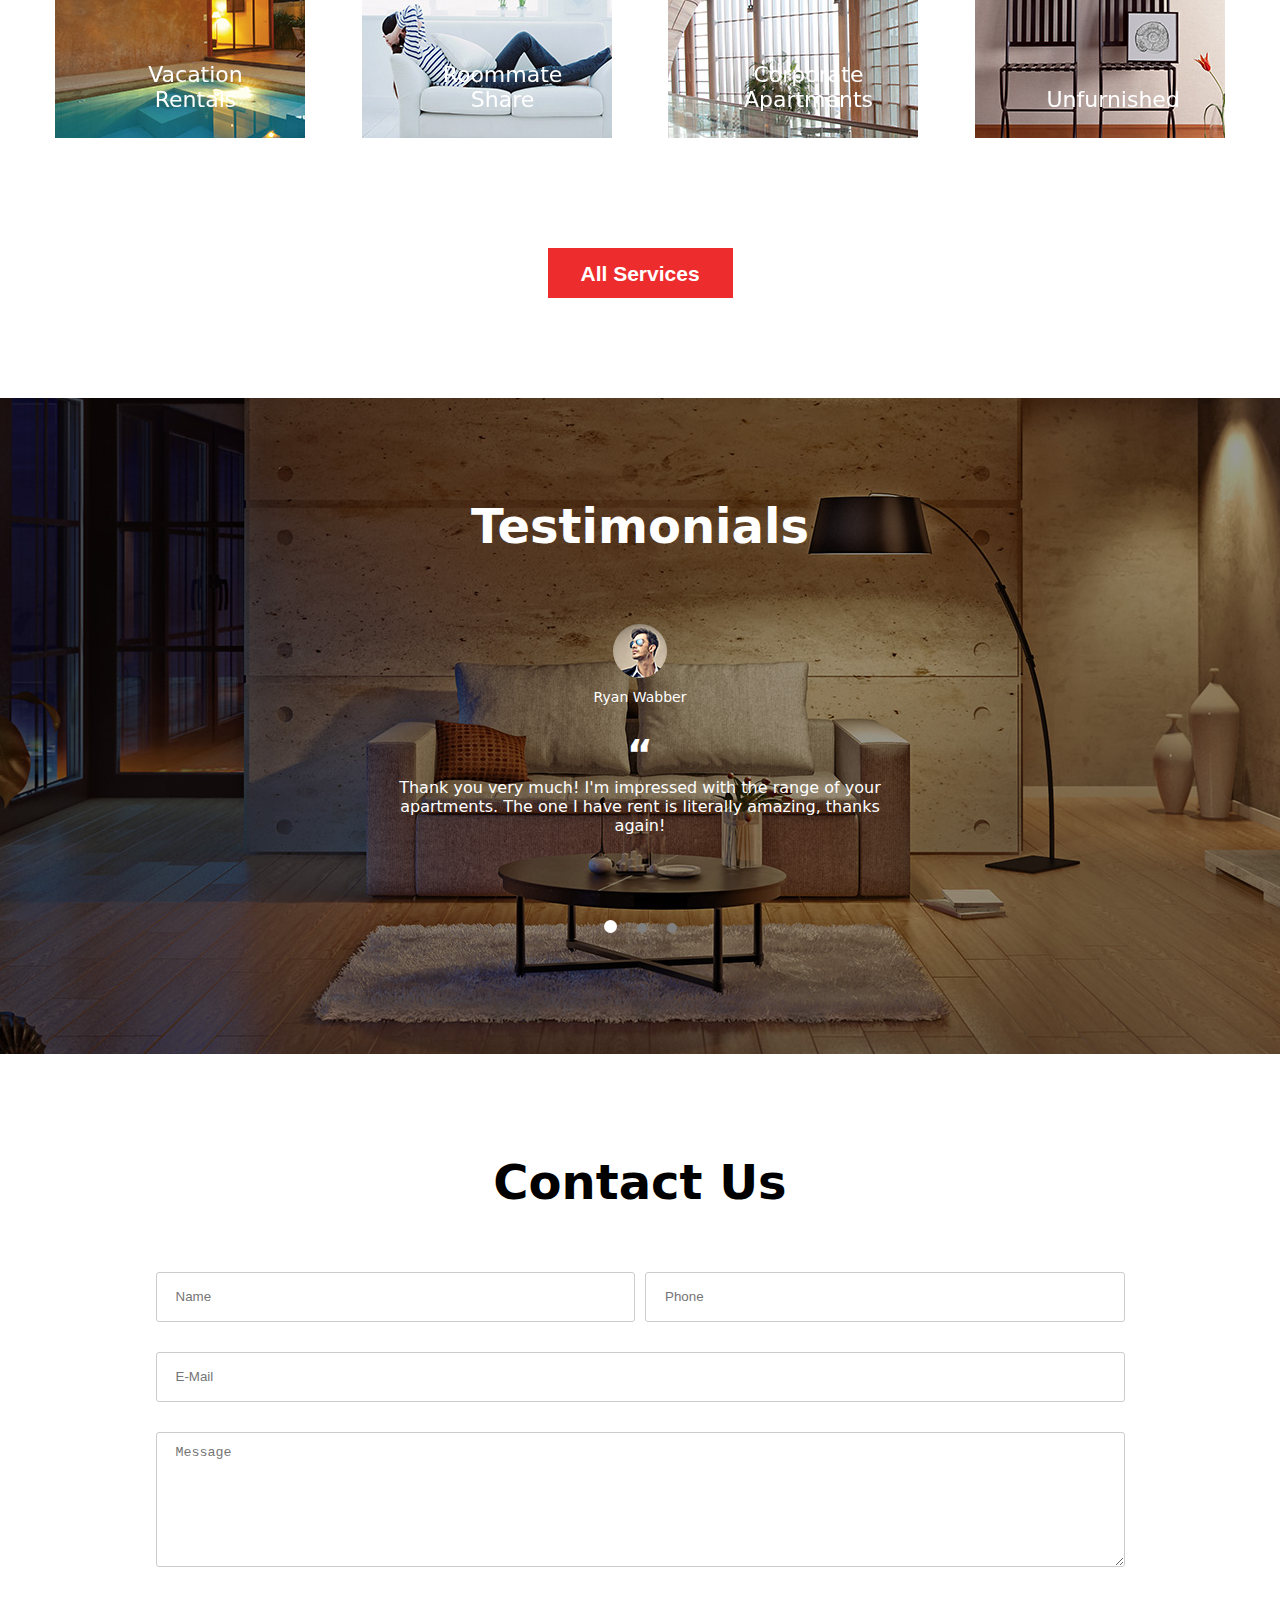
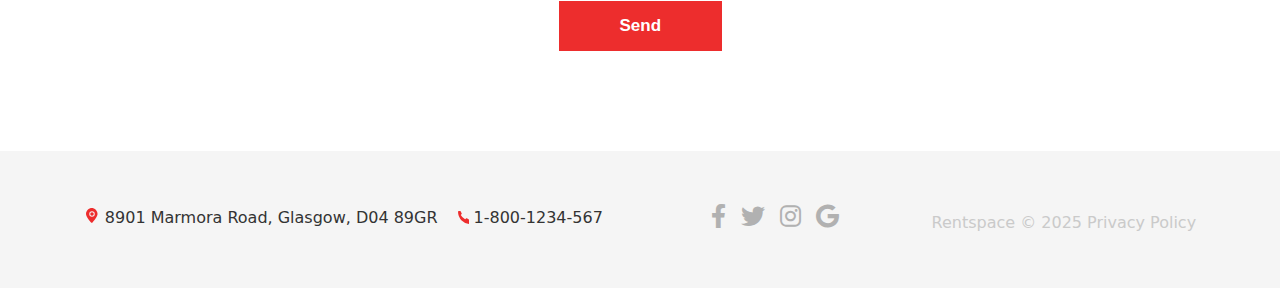
<file: rentspase/index.html>
<!DOCTYPE html>
<html lang="en">
<head>
    <meta charset="UTF-8">
    <meta name="viewport" content="width=device-width, initial-scale=1">
    <title>RENTSPASE</title>
    <link rel="stylesheet" href="https://cdnjs.cloudflare.com/ajax/libs/font-awesome/6.0.0/css/all.min.css">
    <link rel="stylesheet" href="css/style.css">
    <link rel="stylesheet" href="css/around.css">
</head>
<body>
    <div class="container-out">
        <header>
            <div class="header--top">
                <div class="header--right elem-on--for-phone">
                    <div class="header--back-to">
                        <a href="#" class="back-to-product">
                            <p>
                                <span class="back-to-product-icon"></span>
                                Real Estate Responsive Website Template
                            </p>
                        </a>
                    </div>
                    <div class="header--device elem-off--for-phone">
                        <div class="header--device-item">
                            <img src="image/icon/phone.svg" alt="">
                        </div>
                        <div class="header--device-item">
                            <img src="image/icon/ipad.svg" alt="">
                        </div>
                        <div class="header--device-item">
                            <img class="element-on" src="image/icon/desktop.svg" alt="">
                        </div>
                    </div>
                </div>
                <div class="header--left">
                    <button class="header--buy-btn" type="submit">
                        <img src="image/icon/basket-white.svg" alt="">
                        <p class="element-on">Add to Cart</p>
                    </button>
                    <button class="header--downloads-btn" type="submit">
                        <img class="element-off" src="image/icon/dow.svg" alt="">
                        <p class="element-on">Get Unlimited Downloads</p>
                    </button>
                    <button class="header--basket" type="submit">
                        <img src="image/icon/basket-white.svg" alt="">
                    </button>
                    <div class="header--toggle-btn">
                        <button class="header--toggle-btn-icon" type="submit">
                            <span class=""></span>
                        </button>
                    </div>
                </div>
            </div>
            <div class="header--bottom">
                <div class="container">
                    <div class="header--logo-burger">
                        <div class="header--burger elem-off">
                            <img src="image/icon/burger.svg" alt="">
                        </div>
                        <div class="header--logo">
                            <p class="header--logo-top">RentSpace</p>
                            <p class="header--logo-bottom">Apartments for Rent</p>
                        </div>
                    </div>
                    <ul class="header--menu">
                        <li class="header--menu-item"><a href="#">
                            <button class="header--menu-item-text">Home </button>
                        </a></li>
                        <li class="header--menu-item"><a href="#">
                            <p class="header--menu-item-text">About </p>
                        </a></li>
                        <li class="header--menu-item header--menu-item-btn">
                            <a class="" href="#" >
                                <p class="header--menu-item-text item-menu">
                                    Services <span class="check-mark">&lt;</span>
                                </p>
                            </a>
                            <ul class="dropdown-content">
                                <li class="dropdown--content-item">
                                    <a href="#"><p>Houses for rent</p></a>
                                </li>
                                <li class="dropdown--content-item">
                                    <a href="#"><p>Flats for rent</p></a>
                                </li>
                                <li class="dropdown--content-item" i>
                                    <a href="#"><p>Villas for rent</p></a>
                                </li>
                                <li class="dropdown--content-item">
                                    <a href="#"><p>Business solutions</p></a>
                                </li>
                            </ul>
                        </li>
                        <li class="header--menu-item header--menu-item-btn">
                            <a href="#">
                                <p class="header--menu-item-text item-menu ">
                                    Pages
                                    <span class="check-mark">&lt;</span>
                                </p>
                                <div class="mega-menu dropdown-content">
                                    <div class="menu-column">
                                        <h3>Pages 1</h3>
                                        <ul>
                                            <li class="dropdown--content-item"><a href="#"><p>Our Team</p></a></li>
                                            <li class="dropdown--content-item"><a href="#"><p>History</p></a></li>
                                            <li class="dropdown--content-item"><a href="#"><p>Testimonials</p></a></li>
                                            <li class="dropdown--content-item"><a href="#"><p>Single Service</p></a></li>
                                        </ul>
                                    </div>
                                    <div class="menu-column">
                                        <h3>Pages 2</h3>
                                        <ul>
                                            <li class="dropdown--content-item"><a href="#"><p>Pricing</p></a></li>
                                            <li class="dropdown--content-item"><a href="#"><p>Privacy</p></a></li>
                                            <li class="dropdown--content-item"><a href="#"><p>404</p></a></li>
                                            <li class="dropdown--content-item"><a href="#"><p>503</p></a></li>
                                        </ul>
                                    </div>
                                    <div class="menu-column">
                                        <h3>Elements</h3>
                                        <ul>
                                            <li class="dropdown--content-item"><a href="#"><p>Typography</p></a></li>
                                            <li class="dropdown--content-item"><a href="#"><p>Forms</p></a></li>
                                            <li class="dropdown--content-item"><a href="#"><p>FAQ</p></a></li>
                                        </ul>
                                    </div>
                                </div>
                            </a>
                        <li class="header--menu-item"><a href="#">
                            <p class="header--menu-item-text">Apartments </p>
                        </a></li>
                        <li class="header--menu-item"><a href="#">
                            <p class="header--menu-item-text">Contacts </p>
                        </a></li>
                    </ul>
                    <div class="header--user">
                        <img src="image/icon/user.svg" alt="">
                    </div>
                </div>
            </div>
        </header>
        <div class="home">
            <div class="container">
                <div class="h1-text">
                        <h1>
                            We are the leaders
                            on the rental market
                        </h1>
                    </div>
                <div class="home-form elem-on--for-ipad">
                    <div class="wrapper--dropdown-list">
                        <input class="home-form-style" type="text" value="Location">
                        <div class="dropdown-list">
                            <div class="dropdown home-form-style">

                                <button class="dropdown-btn">
                                    <p>Vacant Land<span>&lt;</span></p>
                                </button>
                                <ul class="dropdown-menu" >
                                    <li><p>Residential</p></li>
                                    <li><p>Commercial</p></li>
                                    <li><p>Vacant Land</p></li>
                                </ul>
                            </div>
                            <div class="dropdown home-form-style">
                                <button class="dropdown-btn"><p>listing Type<span>&lt;</span></p></button>
                                <ul class="dropdown-menu" >
                                    <li><p>Exclusive Right to Sel</p></li>
                                    <li><p>Exclusive Agency</p></li>
                                    <li><p>Open Agency</p></li>
                                </ul>
                            </div>
                            <div class="dropdown home-form-style">
                                <button class="dropdown-btn"><p>No. of Bedrooms<span>&lt;</span></p></button>
                                <ul class="dropdown-menu" >
                                    <li><p>1 Bedroom</p></li>
                                    <li><p>2 Bedrooms</p></li>
                                    <li><p>3 Bedrooms</p></li>
                                </ul>
                            </div>
                        </div>
                    </div>
                    <div class="btn">
                        <button type="submit"><p>Search</p></button>
                    </div>
                </div>
                <div class="nav-arrow arrow-left">
                    <span>&lt;</span>
                </div>
                <div class="nav-arrow arrow-right">
                    <span>&gt;</span>
                </div>
            </div>
        </div>
        <div class="container">
            <div class="home--form-mini elem-off--for-ipad">
                <input class="home-form-style" type="text" value="Location">
                <div class="home--form-button-list">
                    <div class="tandz">
                        <div class="dropdown home-form-style">
                            <button class="dropdown-btn">
                                <p>Vacant Land<span>&lt;</span></p>
                            </button>
                            <ul class="dropdown-menu" >
                                <li><p>Residential</p></li>
                                <li><p>Commercial</p></li>
                                <li><p>Vacant Land</p></li>
                            </ul>
                        </div>
                        <div class="dropdown home-form-style">
                            <button class="dropdown-btn"><p>listing Type<span>&lt;</span></p></button>
                            <ul class="dropdown-menu">
                                <li><p>Exclusive Right to Sel</p></li>
                                <li><p>Exclusive Agency</p></li>
                                <li><p>Open Agency</p></li>
                            </ul>
                        </div>
                    </div>
                    <div class="tandz">
                        <div class="dropdown home-form-style">
                            <button class="dropdown-btn"><p>No. of Bedrooms<span>&lt;</span></p></button>
                            <ul class="dropdown-menu" >
                                <li><p>1 Bedroom</p></li>
                                <li><p>2 Bedrooms</p></li>
                                <li><p>3 Bedrooms</p></li>
                            </ul>
                        </div>
                        <div class="btn">
                            <button type="submit"><p>Search</p></button>
                        </div>
                    </div>
                </div>
            </div>
        </div>
        <div class="recommendations">
            <div class="container">
                <div class="recommendations--title">
                    <h2>Recommended Apartments</h2>
                </div>
                <div class="recommendations--content">
                    <div class="recommendations--content-item">
                        <div class="recommendations--item-img">
                            <img src="image/img/page01_img01.jpg" alt="">
                            <p class="recommendations--price">$45<span class="small">/day</span></p>
                            <div class="thumb__overlay">
                                <p>
                                    Located in New Jersey, Rentspace offers
                                    one-bedroom, two-bedroom, three-bedroom,
                                    and four-bedroom apartments for rent. Call
                                    today for pricing and availability!
                                </p>
                            </div>
                        </div>
                        <div>
                            <h4><a class="text-primary" href="#">Newport</a></h4>
                            <p>100 Town Square Place, Jersey City, NJ</p>
                        </div>
                    </div>
                    <div class="recommendations--content-item">
                        <div class="recommendations--item-img">
                            <img src="image/img/page01_img02.jpg" alt="">
                            <p class="recommendations--price ">$49<span class="small">/day</span></p>
                            <div class="thumb__overlay">
                                <p>
                                    Located in New Jersey, Rentspace offers
                                    one-bedroom, two-bedroom, three-bedroom,
                                    and four-bedroom apartments for rent. Call
                                    today for pricing and availability!
                                </p>
                            </div>
                        </div>
                        <h4><a class="text-primary" href="#">Modera Lofts</a></h4>
                        <p>Jersey City, NJ 07032</p>
                    </div>
                    <div class="recommendations--content-item">
                        <div class="recommendations--item-img">
                            <img src="image/img/page01_img03.jpg" alt="">
                            <p class="recommendations--price ">$52<span class="small">/day</span></p>
                            <div class="thumb__overlay">
                                <p>
                                    Located in New Jersey, Rentspace offers
                                    one-bedroom, two-bedroom, three-bedroom,
                                    and four-bedroom apartments for rent. Call
                                    today for pricing and availability!
                                </p>
                            </div>
                        </div>
                        <h4><a class="text-primary" href="#">Altis at Kendall Square</a></h4>
                        <p>16950 SW 93 Street, Miami, FL</p>
                    </div>
                    <div class="recommendations--content-item">
                        <div class="recommendations--item-img">
                            <img src="image/img/page01_img04.jpg" alt="">
                            <p class="recommendations--price ">$45<span class="small">/day</span></p>
                            <div class="thumb__overlay">
                                <p>
                                    Located in New Jersey, Rentspace offers
                                    one-bedroom, two-bedroom, three-bedroom,
                                    and four-bedroom apartments for rent. Call
                                    today for pricing and availability!
                                </p>
                            </div>
                        </div>
                        <h4><a class="text-primary" href="#">The Excelsior II</a></h4>
                        <p>Hackensack, NJ 07601 - Near New York, NY</p>
                    </div>
                    <div class="recommendations--content-item">
                        <div class="recommendations--item-img">
                            <img src="image/img/page01_img05.jpg" alt="">
                            <p class="recommendations--price ">$49<span class="small">/day</span></p>
                            <div class="thumb__overlay">
                                <p>
                                    Located in New Jersey, Rentspace offers
                                    one-bedroom, two-bedroom, three-bedroom,
                                    and four-bedroom apartments for rent. Call
                                    today for pricing and availability!
                                </p>
                            </div>
                        </div>
                        <h4><a class="text-primary" href="#">Spring Creek Towers</a></h4>
                        <p>Brooklyn, NY 11239 - Near New York, NY</p>
                    </div>
                    <div class="recommendations--content-item">
                        <div class="recommendations--item-img">
                            <img src="image/img/page01_img06.jpg" alt="">
                            <p class="recommendations--price ">$52<span class="small">/day</span></p>
                            <div class="thumb__overlay">
                                <p>
                                    Located in New Jersey, Rentspace offers
                                    one-bedroom, two-bedroom, three-bedroom,
                                    and four-bedroom apartments for rent. Call
                                    today for pricing and availability!
                                </p>
                            </div>
                        </div>
                        <h4><a class="text-primary" href="#">Valley And Bloom</a></h4>
                        <p>Montclair, NJ 07042 - Near New York, NY</p>
                    </div>
                    <div class="recommendations--content-item">
                        <div class="recommendations--item-img">
                            <img src="image/img/page01_img07.jpg" alt="">
                            <p class="recommendations--price ">$45<span class="small">/day</span></p>
                            <div class="thumb__overlay">
                                <p>
                                    Located in New Jersey, Rentspace offers
                                    one-bedroom, two-bedroom, three-bedroom,
                                    and four-bedroom apartments for rent. Call
                                    today for pricing and availability!
                                </p>
                            </div>
                        </div>
                        <h4><a class="text-primary" href="#">Ava Dobro</a></h4>
                        <p>100 Willoughby Street, Brooklyn, NY</p>
                    </div>
                    <div class="recommendations--content-item">
                        <div class="recommendations--item-img">
                            <img src="image/img/page01_img08.jpg" alt="">
                            <p class="recommendations--price ">$49<span class="small">/day</span></p>
                            <div class="thumb__overlay">
                                <p>
                                    Located in New Jersey, Rentspace offers
                                    one-bedroom, two-bedroom, three-bedroom,
                                    and four-bedroom apartments for rent. Call
                                    today for pricing and availability!
                                </p>
                            </div>
                        </div>
                        <h4><a class="text-primary" href="#">Brookchester Apartments</a></h4>
                        <p>New Milford, NJ 07646 - Near New York, NY</p>
                    </div>
                    <div class="recommendations--content-item">
                        <div class="recommendations--item-img">
                            <img src="image/img/page01_img09.jpg" alt="">
                            <p class="recommendations--price">$52<span class="small">/day</span></p>
                            <div class="thumb__overlay">
                                <p>
                                    Located in New Jersey, Rentspace offers
                                    one-bedroom, two-bedroom, three-bedroom,
                                    and four-bedroom apartments for rent. Call
                                    today for pricing and availability!
                                </p>
                            </div>
                        </div>
                        <h4><a class="text-primary" href="#">Dorchester Manor</a></h4>
                        <p>Entire home/apt New Milford, NJ 07646 - Near New York, NY</p>
                    </div>
                </div>
            </div>
        </div>
        <div class="video">
            <div class="video_bg">
                <video autoplay loop muted>
                    <source src="image/img/video-bg.mp4" type="video/mp4">
                    <source src="image/img/video-bg.webm" type="video/webm">
                    <source src="https://livedemo00.template-help.com/wt_58356_v1/video/video-bg.ogv" type="video/ogg">
                </video>
            </div>
            <div class="container">
                <div class="recommendations--title">
                    <h2>Our Advantages</h2>
                </div>
                <div class="video--content">
                        <div class="video--content-item">
                            <div class="wrapper--counter">
                                <div class="counter-wrap">
                                </div>
                                <p>25</p>
                            </div>
                            <div class="video--content-text">
                                <p>New apartments  every day</p>
                            </div>
                        </div>
                        <div class="video--content-item">
                            <div class="wrapper--counter">
                                <div class="counter-wrap">
                                </div>
                                <p>56<span>k</span></p>
                            </div>
                            <div class="video--content-text">
                                <p>Satisfied customers</p>
                            </div>
                        </div>
                        <div class="video--content-item">
                            <div class="wrapper--counter">
                                <div class="counter-wrap">
                                </div>
                                <p>856</p>
                            </div>
                            <div class="video--content-text"><p>Luxury apartments</p></div>
                        </div>
                        <div class="video--content-item">
                            <div class="wrapper--counter">
                                <div class="counter-wrap">
                                </div>
                                <p>85</p>
                            </div>
                            <div class="video--content-text"><p>Large mansions</p></div>
                        </div>
                </div>
            </div>
        </div>
        <div class="services">
            <div class="recommendations--title">
                <h2>Services</h2>
            </div>
            <div class="services--content">
                <div class="container">
                    <div class="services--content-top">
                        <div class="services--top-item">
                            <div class="services--img-block">
                                <img src="image/img/page01_img11.jpg" alt="">
                                <div class="thumb__overlay-2">
                                    <div class="thumb__overlay-2_cnt">
                                        <div class="heading-4 ml1">
                                            <p>Vacation Rentals</p>
                                        </div>
                                        <div class="btn">
                                            <button class="" onclick="window.location.href='#';"><p>Learn More</p></button>
                                        </div>
                                    </div>
                                </div>
                            </div>
                        </div>
                        <div class="services--top-item">
                            <div class="services--img-block">
                                <img src="image/img/page01_img12.jpg" alt="">
                                <div class="thumb__overlay-2">
                                    <div class="thumb__overlay-2_cnt">
                                        <div class="heading-4 ml1.video--content-text">
                                            <p>Roommate Share</p>
                                        </div>
                                        <div class="btn">
                                            <button class="" onclick="window.location.href='#';"><p>Learn More</p></button>
                                        </div>                                    </div>
                                </div>
                            </div>
                        </div>
                        <div class="services--top-item">
                            <div class="services--img-block">
                                <img src="image/img/page01_img13.jpg" alt="">
                                <div class="thumb__overlay-2">
                                    <div class="thumb__overlay-2_cnt">
                                        <div class="heading-4">
                                            <p>Corporate Apartments</p>
                                        </div>
                                        <div class="btn">
                                            <button class="" onclick="window.location.href='#';"><p>Learn More</p></button>
                                        </div>                                    </div>
                                </div>
                            </div>
                        </div>
                        <div class="services--top-item">
                            <div class="services--img-block">
                                <img src="image/img/page01_img14.jpg" alt="">
                                <div class="thumb__overlay-2">
                                    <div class="thumb__overlay-2_cnt">
                                        <div class="heading-4">
                                            <p>Unfurnished</p>
                                        </div>
                                        <div class="btn">
                                            <button class="" onclick="window.location.href='#';"><p>Learn More</p></button>
                                        </div>
                                    </div>
                                </div>
                            </div>
                        </div>
                    </div>
                    <div class="btn">
                        <button class="btn" onclick="window.location.href='#';">
                            <p>All Services</p>
                        </button>
                    </div>
                </div>
            </div>
        </div>
        <div class="testimonials">
            <div class="container">
                <div class="recommendations--title">
                    <h2>Testimonials</h2>
                </div>
                <div class="testimonials--content">
                    <div class="testimonials--content-user">
                        <div class="user-img">
                            <img src="image/img/page01_img15.jpg" alt="">
                        </div>
                        <p>Ryan Wabber</p>
                    </div>
                    <div class="testimonials--content-text">
                        <p class="quote">“</p>
                        <p class="content--text-bottom">
                            Thank you very much! I'm impressed with the range of your apartments.
                            The one I have rent is literally amazing, thanks again!
                        </p>
                    </div>
                    <div class="balls">
                        <div class="ball ball-active"></div>
                        <div class="ball"></div>
                        <div class="ball"></div>
                    </div>
                </div>
            </div>
        </div>
        <div class="contact-form">
            <div class="container">
                <div class="recommendations--title">
                    <h2>Contact Us</h2>
                </div>
                <form>
                    <div class="input-group">
                        <input type="text" placeholder="Name" required>
                        <input type="tel" placeholder="Phone" required>
                    </div>
                    <input type="email" placeholder="E-Mail" required>
                    <textarea placeholder="Message" required></textarea>
                    <div class="wrapper-btn">
                        <div class="btn">
                            <button  type="submit"><p>Send</p></button>
                        </div>
                    </div>
                </form>
            </div>
        </div>
        <footer class="footer">
            <div class="footer-content">
                <div class="contact-info">
                    <div class="footer--black">
                        <svg xmlns="http://www.w3.org/2000/svg" viewBox="0 0 384 512">
                            <path d="M192 0C86 0 0 86 0 192c0 87 123 228 168 276a24 24 0 0033 0c45-48 168-189 168-276 0-106-86-192-192-192zm0 280a88 88 0 1188-88 88 88 0 01-88 88zm0-144a56 56 0 1056 56 56 56 0 00-56-56z"/>
                        </svg>
                        <p class="footer--address" >8901 Marmora Road, Glasgow, D04 89GR</p>
                    </div>
                    <div class="footer--black">
                        <svg xmlns="http://www.w3.org/2000/svg" viewBox="0 0 512 512">
                            <path d="M497 361l-54-30c-8-5-18-4-25 2l-31 26a338 338 0 01-138-138l26-31c6-7 7-17 2-25l-30-54c-4-8-13-13-22-13h-40c-13 0-24 11-24 24a392 392 0 00392 392c13 0 24-11 24-24v-40c0-9-5-18-13-22z"/>
                        </svg>
                        <p class="">1-800-1234-567</p>
                    </div>
                </div>
                <div class="social-icons">
                    <a href="#"><i class="fab fa-facebook-f"></i></a>
                    <a href="#"><i class="fab fa-twitter"></i></a>
                    <a href="#"><i class="fab fa-instagram"></i></a>
                    <a href="#"><i class="fab fa-google"></i></a>
                </div>
                <div class="footer-rights">
                    <p>Rentspace © 2025 <a href="#">Privacy Policy</a></p>
                </div>
            </div>
        </footer>
    </div>

    <script src="script.js"></script>
</body>
</html>
</file>
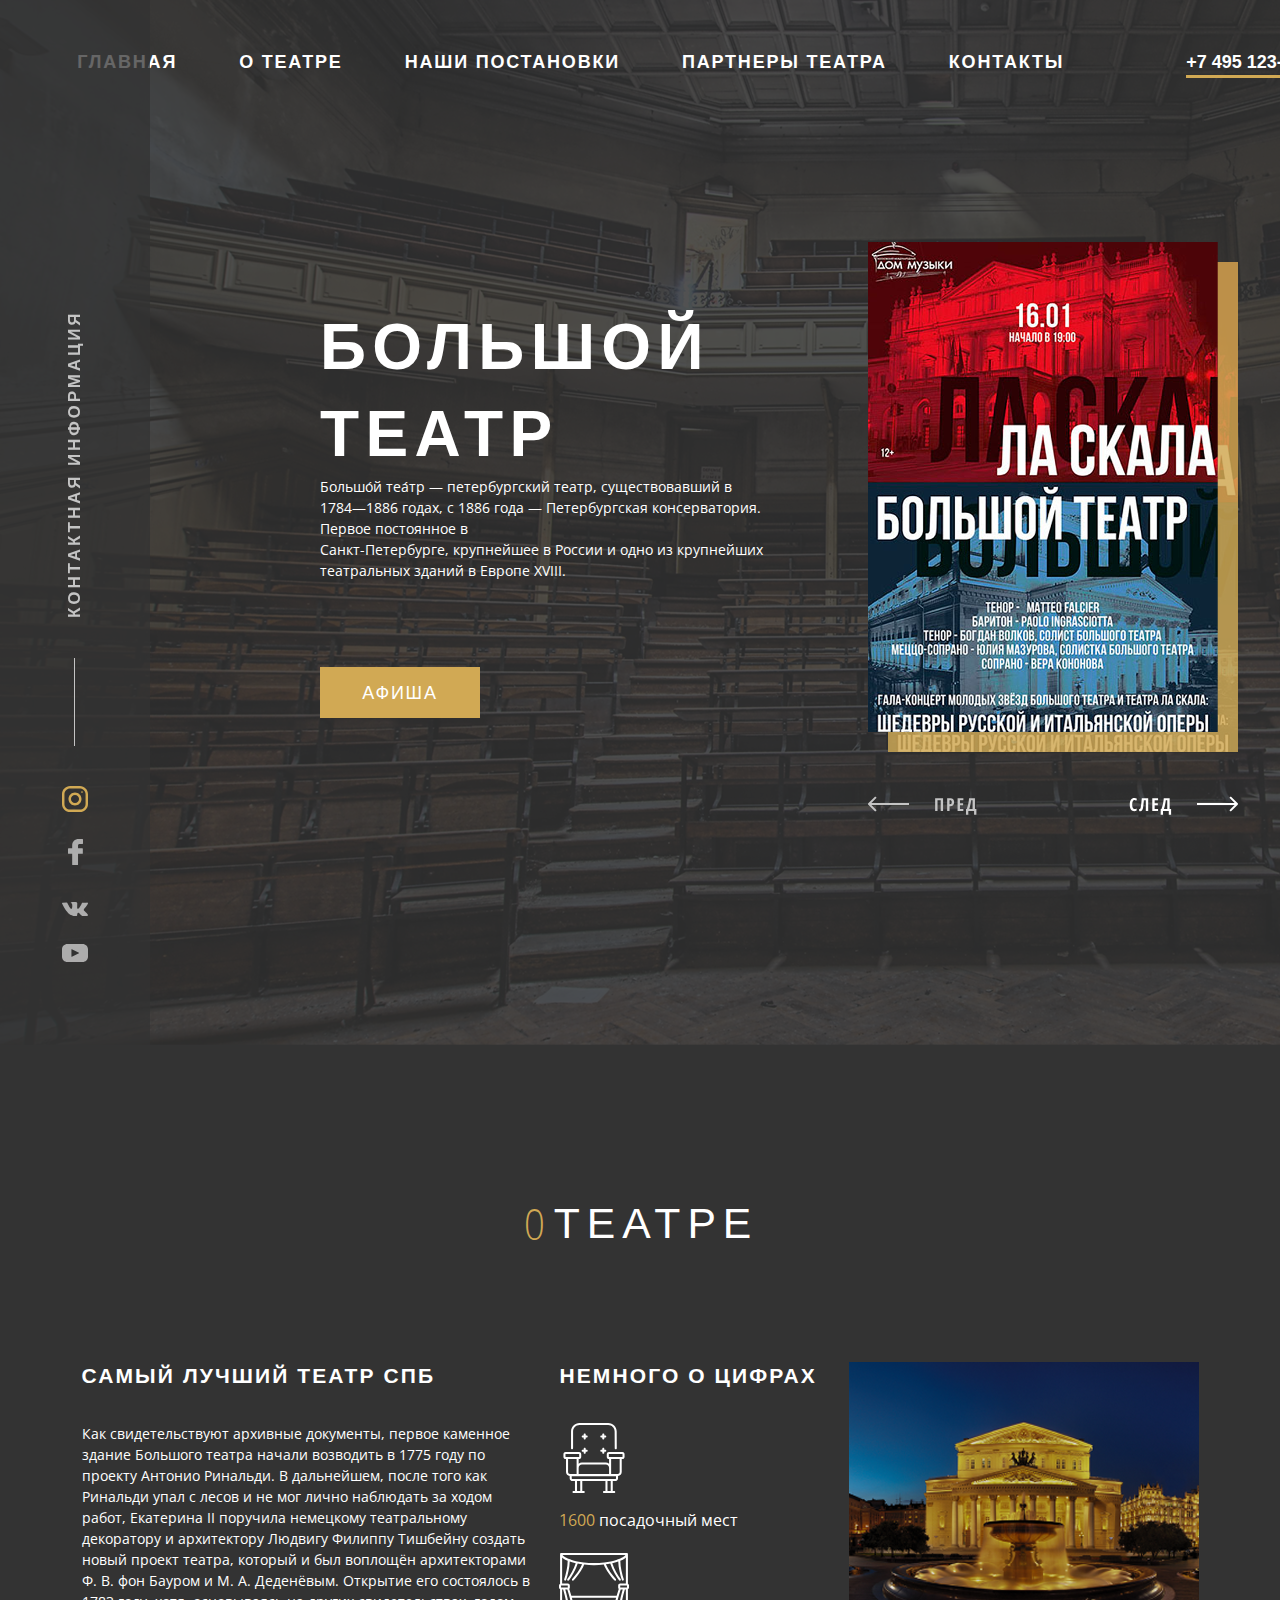
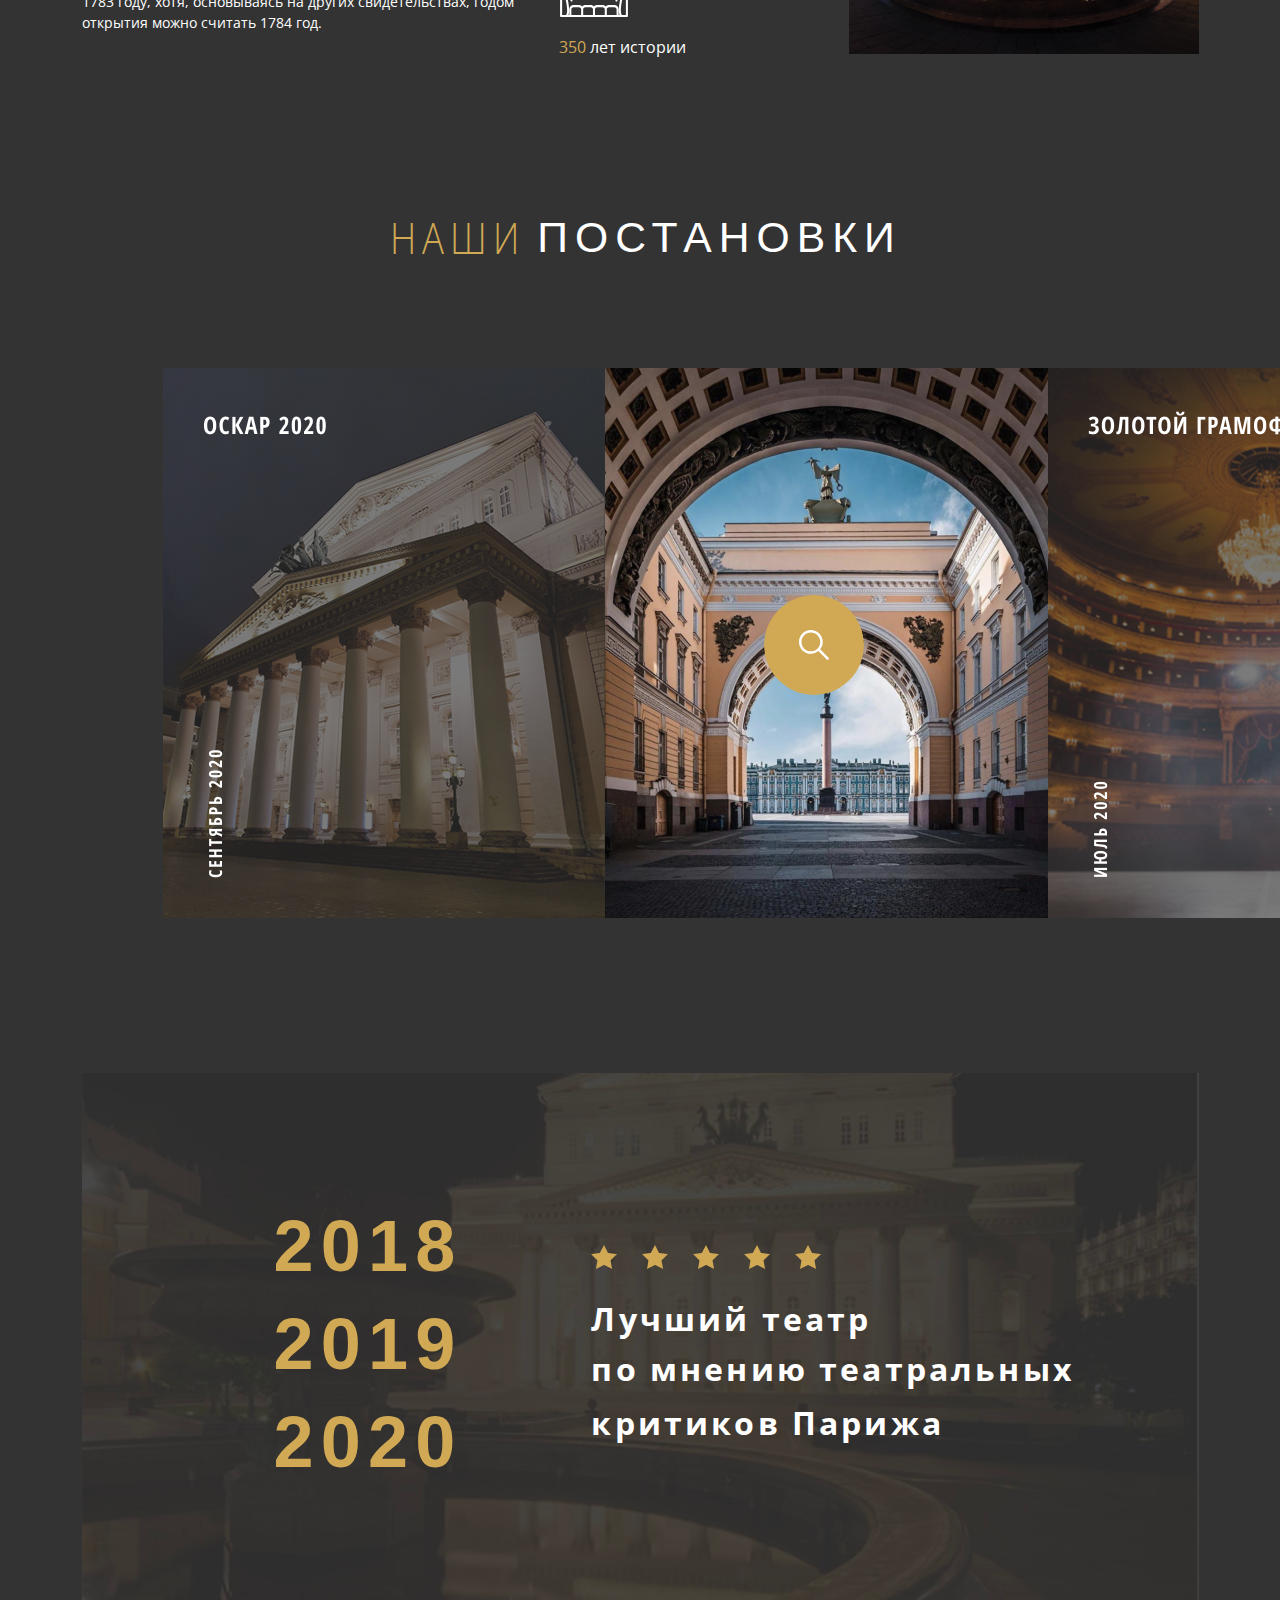
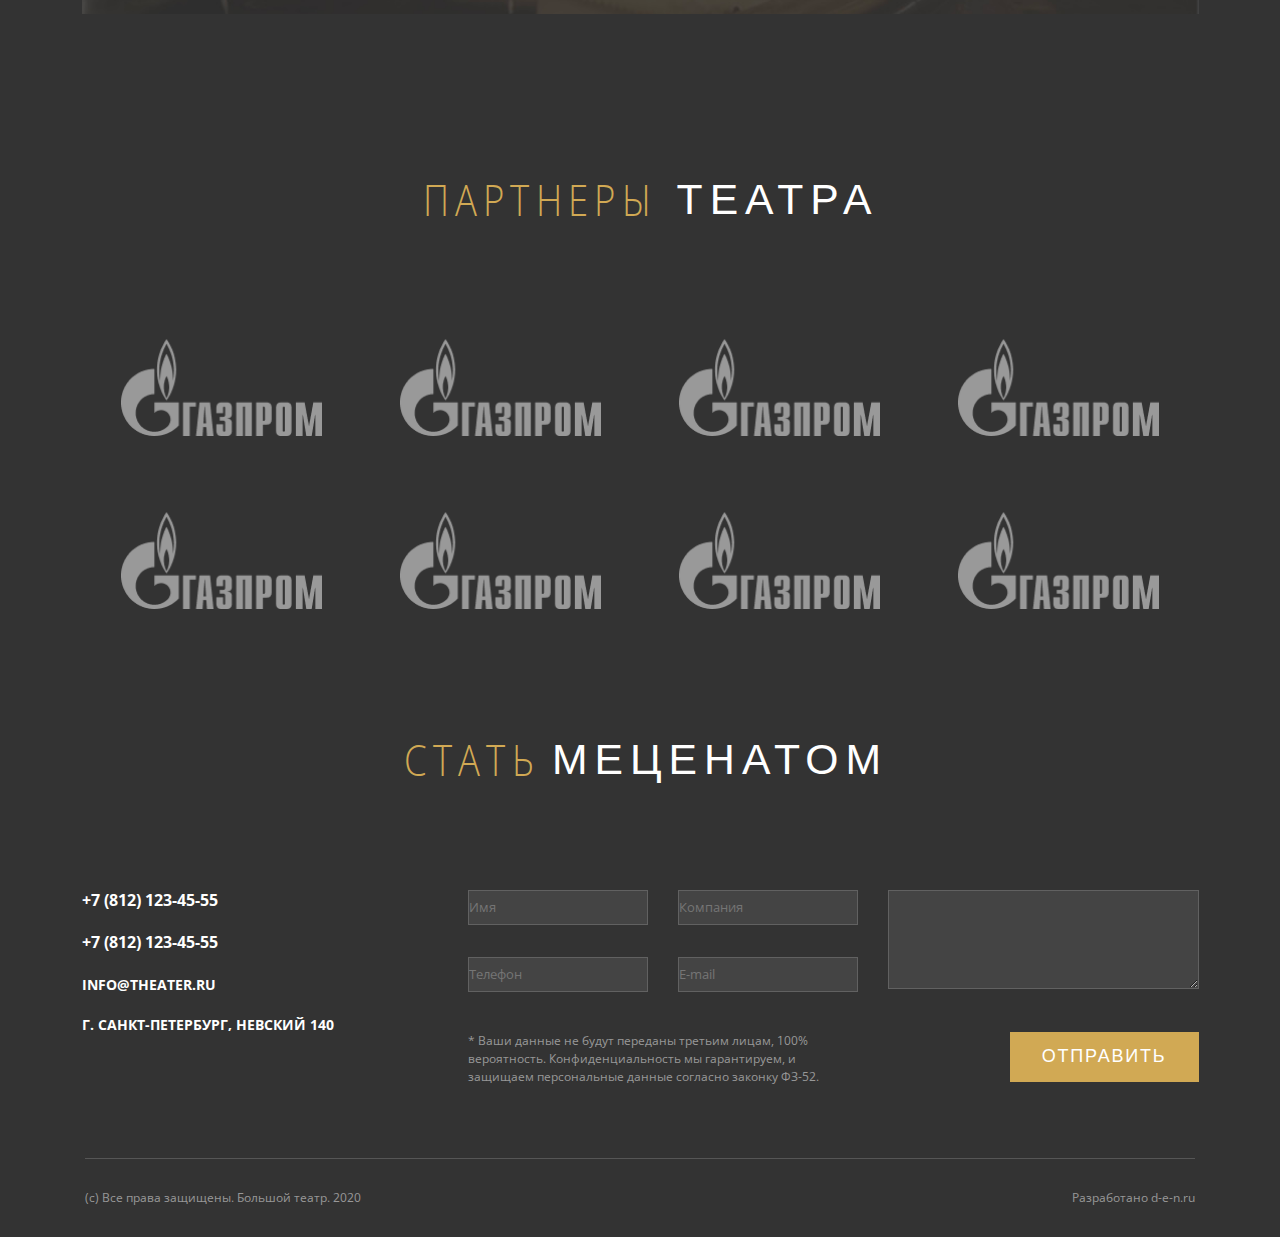
<file: theatre/index.html>
<!DOCTYPE html>
<html lang="en">
<head>
    <meta charset="UTF-8">
    <meta name="viewport" content="width=device-width, user-scalable=no, initial-scale=1.0, maximum-scale=1.0, minimum-scale=1.0">
    <title>Title</title>
    <link rel="stylesheet" href="css/style.css">
    <link rel="stylesheet" href="css/around.css">
</head>
<body>
        <div class="container--out">
            <section class="home">
                <div class="home--container">
                    <div class="home--info">
                        <div class="info--network">
                            <img src="image/icon/instagram.svg" alt="">
                            <img src="image/icon/facebook.svg" alt="">
                            <img src="image/icon/vk.svg" alt="">
                            <img src="image/icon/youtube.svg" alt="">
                        </div>
                        <div class="info--line-white"></div>
                        <div class="info--text">
                            <p>контактная информация</p>
                        </div>
                    </div>
                    <div class="home--info-mini">
                        <div class="info-mini--container">
                            <img class="carbon-close" src="image/icon/carbon_close.svg" alt="carbon_close">
                            <nav class="home--nav-mini">
                                <ul class="home--menu-mini">
                                    <li class="menu--item style-mini"><h3>Главная</h3></li>
                                    <li class="menu--item style-mini"><h3>о театре</h3></li>
                                    <li class="menu--item style-mini"><h3>Наши постановки</h3></li>
                                    <li class="menu--item style-mini"><h3>партнеры театра</h3></li>
                                    <li class="menu--item style-mini"><h3>контакты</h3></li>
                                </ul>
                            </nav>
                            <div class="info--network-mini">
                                <img src="image/icon/facebook-white.svg" alt="">
                                <img src="image/icon/instagram-white.svg" alt="">
                                <img src="image/icon/youtube-white.svg" alt="">
                                <img src="image/icon/vk-white.svg" alt="">
                            </div>
                        </div>
                    </div>
                    <div class="home--header-content">
                        <header>
                            <nav class="home--nav">
                                <div class="home--burger">
                                    <img src="image/icon/burger-menu.svg" alt="burger-menu">
                                </div>
                                <ul class="home--menu">
                                    <li class="menu--item"><p>Главная</p></li>
                                    <li class="menu--item"><p>о театре</p></li>
                                    <li class="menu--item"><p>Наши постановки</p></li>
                                    <li class="menu--item"><p>партнеры театра</p></li>
                                    <li class="menu--item"><p>контакты</p></li>
                                </ul>
                                <div class="menu--number-block">
                                    <p class="menu-number">+7 495 123-45-67</p>
                                </div>
                            </nav>
                        </header>
                        <div class="home--content">
                            <div class="content--text">
                                <h1>Большой театр</h1>
                                <p class="content--paragraph">
                                    Большо́й теа́тр — петербургский театр, существовавший в 1784—1886 годах, с 1886 года —
                                    Петербургская консерватория. Первое постоянное в </br> Санкт-Петербурге,
                                    крупнейшее в России и одно из крупнейших театральных зданий в Европе XVIII.
                                </p>
                                <button class="button-yellow">афиша</button>
                            </div>
                            <div class="home--slider">
                                <img src="image/img/slider-container.png" alt="book">
                                <div class="slider--buttons">
                                    <img src="image/icon/prev.svg" alt="prev">
                                    <img src="image/icon/next.svg" alt="next">
                                </div>
                            </div>
                        </div>
                    </div>
                </div>
            </section>
            <section class="about">
                <div class="container">
                    <div class="about--container">
                        <div class="about--header">
                            <h2> <span>0</span> театре</h2>
                        </div>
                        <div class="about--content">
                            <div class="about--colum about--colum-size">
                                <p class="content--header">Самый лучший театр СПБ</p>
                                <p class="content--paragraph">
                                    Как свидетельствуют архивные документы,
                                    первое каменное здание Большого театра начали возводить
                                    в 1775 году по проекту Антонио Ринальди. В дальнейшем,
                                    после того как Ринальди упал с лесов и не мог лично
                                    наблюдать за ходом работ, Екатерина II поручила немецкому
                                    театральному декоратору и архитектору Людвигу Филиппу
                                    Тишбейну создать новый проект театра,
                                    который и был воплощён архитекторами Ф. В. фон Бауром и
                                    М. А. Деденёвым. Открытие его состоялось в 1783 году, хотя,
                                    основываясь на других свидетельствах, годом открытия можно считать 1784 год.
                                </p>
                            </div>
                            <div class="about--colum about--colum-number">
                                <p class="content--header">немного о цифрах</p>
                                <div class="about-numbers">
                                    <div class="about-numbers--colum numbers--colum-left">
                                        <img src="image/icon/armchair.svg" alt="armchair">
                                        <p> <span>1600</span> посадочный мест</p>
                                    </div>
                                    <div class="about-numbers--colum numbers--colum-right">
                                        <img src="image/icon/theater.svg" alt="theater">
                                        <p> <span>350</span> лет истории</p>
                                    </div>
                                </div>
                            </div>
                            <div class="about--colum about--colum-off">
                                <img class="about--photo-main" src="image/img/Rectangle.png" alt="">
                            </div>
                        </div>
                    </div>
                </div>
            </section>
            <section class="slider">
                <div class="slider--container">
                    <div class="about--header">
                        <h2><span>наши</span> постановки</h2>
                    </div>
                    <div class="slider--photos">
                        <div class="first--photo">
                            <img src="image/img/projects__item.png" alt="">
                        </div>
                        <div class="search-block">
                            <img src="image/img/Rectangle-1.png" alt="">
                            <img class="search" src="image/icon/search.svg" alt="">
                        </div>
                        <div class="slider--photos-off">
                            <img class="slider--photos-off" src="image/img/projects__item-1.png" alt="">
                        </div>
                        <div class="slider--photos-off">
                            <img class="slider--photos-off" src="image/img/projects__item-2.png" alt="">
                        </div>
                    </div>
                </div>
            </section>
            <section class="rating">
                <div class="container">
                    <div class="rating--container">
                        <div class="rating--colum-left">
                            <span>2018</span>
                            <span>2019</span>
                            <span>2020</span>
                        </div>
                        <div class="rating--colum-right">
                            <img src="image/img/stars.png" alt="stars">
                            <h4>Лучший театр</h4> 
                            <h4 class="tandz">по мнению театральных критиков Парижа</h4>
                        </div>
                    </div>
                </div>
            </section>
            <section class="patriots">
                <div class="container">
                    <div class="patriots--container">
                        <div class="about--header">
                            <h2><span>партнеры</span> театра</h2>
                        </div>
                        <div class="patriots--content">
                            <img src="image/img/logo.png" alt="patriots">
                            <img src="image/img/logo.png" alt="patriots">
                            <img src="image/img/logo.png" alt="patriots">
                            <img src="image/img/logo.png" alt="patriots">
                            <img src="image/img/logo.png" alt="patriots" class="display-M">
                            <img src="image/img/logo.png" alt="patriots" class="display-M">
                            <img src="image/img/logo.png" alt="patriots" class="display-S">
                            <img src="image/img/logo.png" alt="patriots" class="display-S">
                        </div>
                    </div>
                </div>
        
            </section>
            <section class="form">
                <div class="container">
                    <div class="form--container">
                        <div class="about--header">
                            <h2><span> стать </span> меценатом</h2>
                        </div>
                        <div class="input-contacts--container">
                            <div class="form-contacts">
                                <div class="form-number">
                                    <p>+7 (812) 123-45-55</p>
                                    <p>+7 (812) 123-45-55</p>
                                </div>
                                <div class="form-address">
                                    <p>info@theater.ru</p>
                                    <p>г. санкт-петербург, невский 140</p>
                                </div>
                            </div>
                            <div class="form--input">
                                <div class="form--input-contacts">
                                    <div class="input--user-data">
                                        <input type="text" placeholder="Имя">
                                        <input type="text" placeholder="Компания">
                                        <input type="text" placeholder="Телефон">
                                        <input type="text" placeholder="E-mail">
                                    </div>
                                    <div class="input--user-comment">
                                        <textarea name="" id="" cols="90" rows="6"></textarea>
                                    </div>
                                </div>
                                <div class="input--button-low-text">
                                    <p>
                                        * Ваши данные не будут переданы третьим лицам,
                                        100% вероятность. Конфиденциальность мы гарантируем,
                                        и защищаем персональные данные согласно законку ФЗ-52.
                                    </p>
                                    <button class="button-yellow form-btn">отправить</button>
                                </div>
                            </div>
                        </div>
                    </div>
                </div>
            </section>
            <footer>
                <div class="container">
                    <div class="footer--container">
                        <div class="footer--text">
                            <p>(с) Все права защищены. Большой театр. 2020</p>
                            <p>Разработано d-e-n.ru</p>
                        </div>
                    </div>
                </div>
            </footer>
        </div>
</body>
</html>
</file>
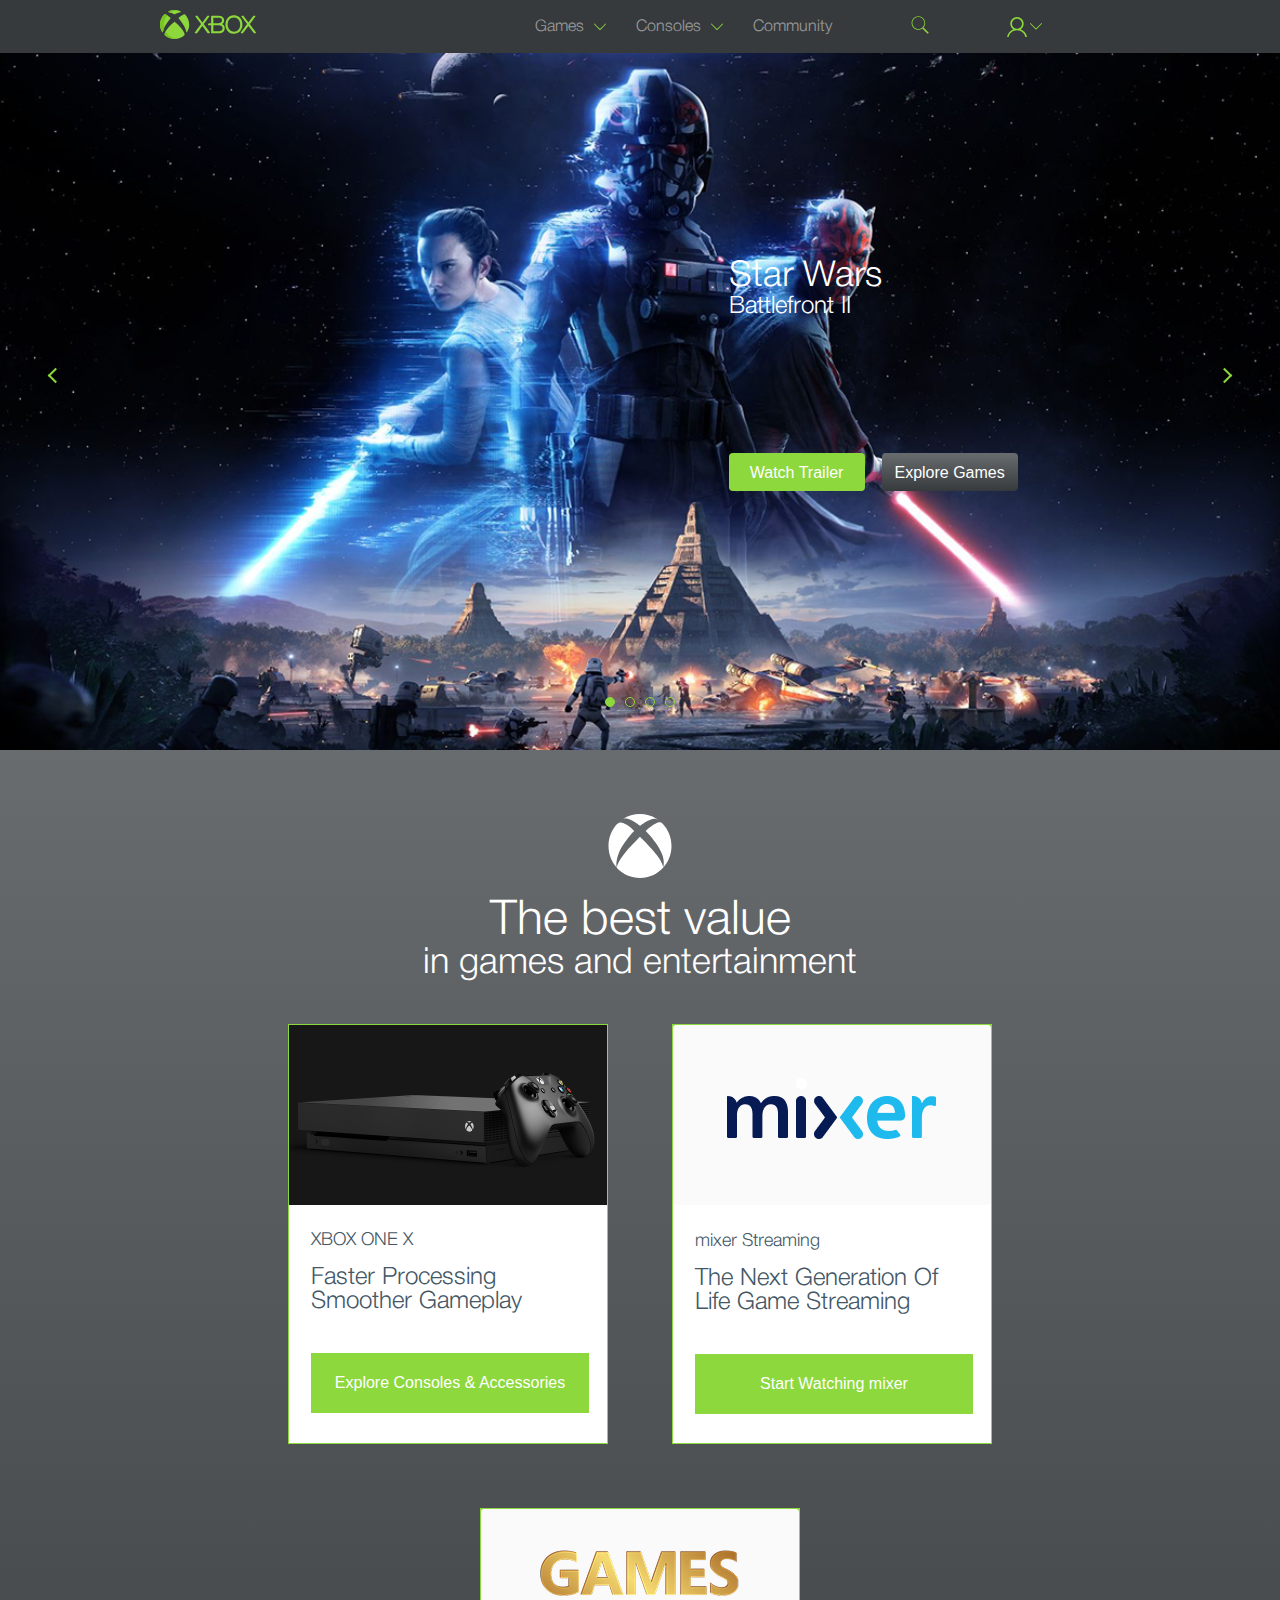
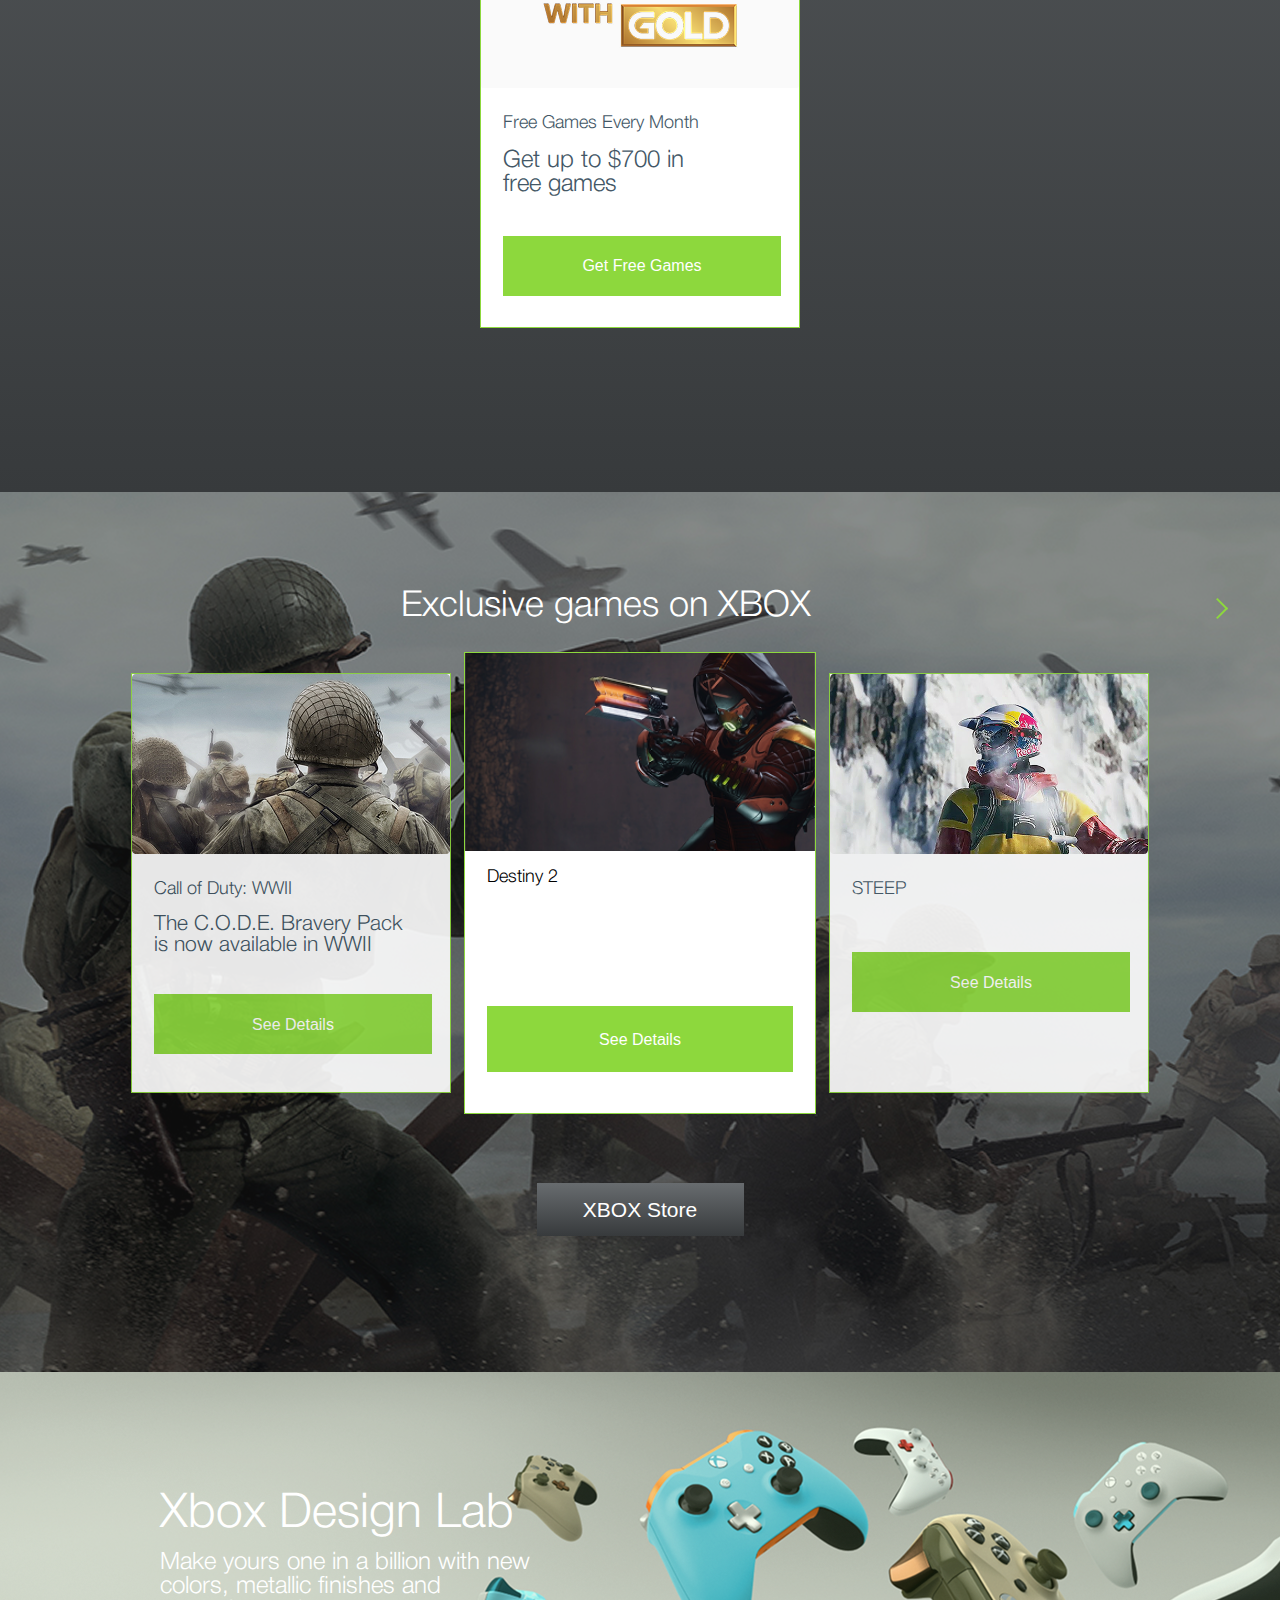
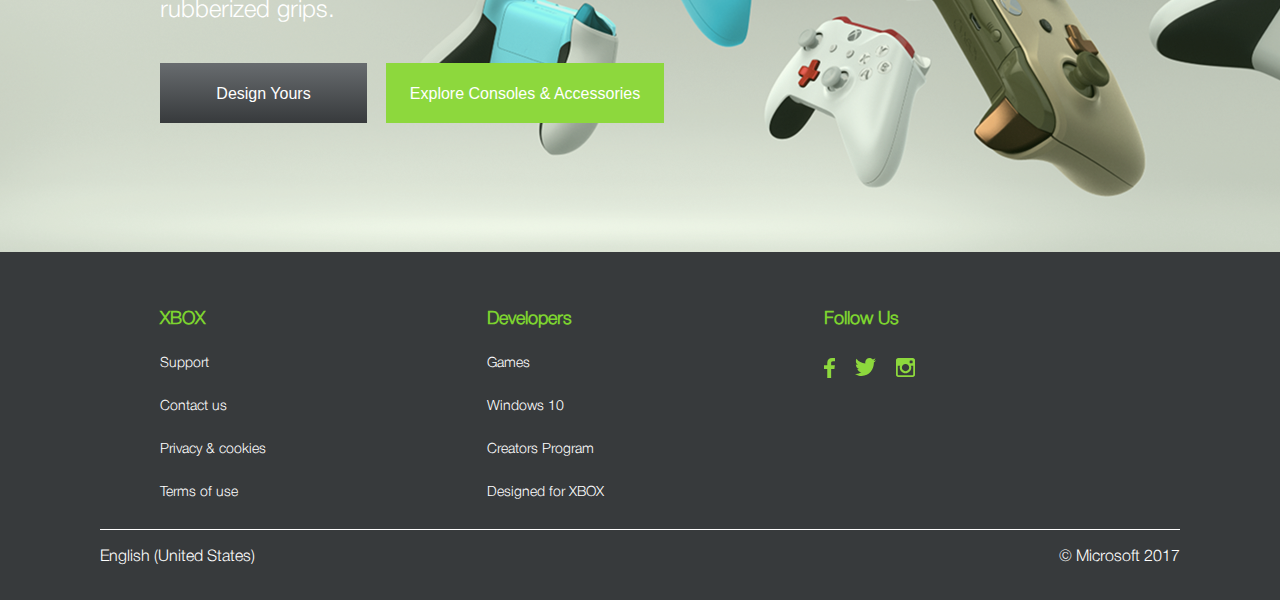
<file: xbox/index.html>
<!DOCTYPE html>
<html lang="en">
<head>
    <meta charset="UTF-8">
    <title>Title</title>
    <link rel="stylesheet" href="css/style.css">
    <link rel="stylesheet" href="css/global.css">
    <link rel="stylesheet" href="css/media.css">
    <meta name="viewport" content="width=device-width, initial-scale=1">
</head>
<body>
<div class="container-out">
    <header>
        <div class="container--main">
            <div class="hearer--logo">
                <img src="image/icon/logo.svg" alt="">
            </div>
            <nav class="header--nav">
                <ul class="header--manu for-mobile-off">
                    <li class="header--manu-item">
                        <p class="header--manu-active header--manu-text">Games </p>
                        <img src="image/icon/down-arrow.svg" alt="">
                        <ul class="dropdown-content">
                            <li class="dropdown--content-item">
                                <p>Item 1</p>
                            </li>
                            <li class="dropdown--content-item">
                                <p>Item 2</p>
                            </li>
                            <li class="dropdown--content-item">
                                <p>Item 3</p>
                            </li>
                            <li class="dropdown--content-item">
                                <p>Item 4</p>
                            </li>
                        </ul>
                    </li>
                    <li class="header--manu-item">
                        <p class="header--manu-text">Consoles</p>
                        <img src="image/icon/down-arrow.svg" alt="">
                        <ul class="dropdown-content">
                            <li class="dropdown--content-item">
                                <p>Item 1</p>
                            </li>
                            <li class="dropdown--content-item">
                                <p>Item 2</p>
                            </li>
                            <li class="dropdown--content-item">
                                <p>Item 3</p>
                            </li>
                            <li class="dropdown--content-item">
                                <p>Item 4</p>
                            </li>
                        </ul>
                    </li>
                    <li class="header--manu-item">
                        <p class="header--manu-text">Community</p>
                    </li>
                </ul>
                <div class="icon--search-block  off">
                    <img class="icon--search" src="image/icon/search.svg" alt="">
                </div>
                <div class="header--search on">
                    <input value="Search">
                </div>
                <div class="header--user-profile">
                    <div class="user-profile-image">
                        <img src="image/icon/user-profile.svg" alt="">
                        <p class="header--manu-text on">My XBOX</p>
                        <img src="image/icon/down-arrow.svg" alt="">
                        <ul class="dropdown-content">
                            <li class="dropdown--content-item">
                                <p>Item 1</p>
                            </li>
                            <li class="dropdown--content-item">
                                <p>Item 2</p>
                            </li>
                            <li class="dropdown--content-item">
                                <p>Item 3</p>
                            </li>
                            <li class="dropdown--content-item">
                                <p>Item 4</p>
                            </li>
                        </ul>
                    </div>
                </div>
                <div class="menu-burger">
                    <img class="for-mobile-on" src="image/icon/burger.svg" alt="">
                    <ul class="dropdown-content">
                        <li class="dropdown--content-item">
                            <p>Item 1</p>
                        </li>
                        <li class="dropdown--content-item">
                            <p>Item 2</p>
                        </li>
                        <li class="dropdown--content-item">
                            <p>Item 3</p>
                        </li>
                        <li class="dropdown--content-item">
                            <p>Item 4</p>
                        </li>
                    </ul>
                </div>
            </nav>
        </div>
    </header>
    <div class="home">
        <div class="home--wrapper">
            <button class="btn-slider btn-slider-right"></button>
            <div class="home--content">
                <h3 class="home--title">Star Wars</h3>
                <h4 class="home--subtitle">Battlefront II</h4>
                <div class="emptyBlock"></div>
                <div class="home--content-buttons">
                    <button class="home--content-btn btn-grin">
                        Watch Trailer
                    </button>
                    <button class="home--content-btn btn-grey">
                        Explore Games
                    </button>
                </div>
            </div>
            <button class="btn-slider btn-slider-left" id="main-slider-left"></button>
        </div>
        <div class="home--balls-manu"></div>
    </div>
    <div class="best">
        <div class="container--main">
            <div class="best--title">
                <img src="image/icon/bigLogo.svg" alt="Logo">
                <h2 class="best--title-text">The best value</h2>
                <h3 class="subtitle">in games and entertainment</h3>
            </div>
            <div class="cards-border">
                <div class="cards-border--item">
                    <img src="image/img/cards-logo-xbox.png" alt="xbox">
                    <div class="container--card">
                        <h4>XBOX ONE X</h4>
                        <h3>Faster Processing Smoother Gameplay</h3>
                        <button class="cards-border--item-btn btn-grin"> Explore Consoles & Accessories </button>
                    </div>
                </div>
                <div class="cards-border--item">
                    <img src="image/img/cards-logo-mixer.png" alt="mixer">
                    <div class="container--card">
                        <h4>mixer Streaming</h4>
                        <h3 id="best-second-item-text">The Next Generation Of Life Game Streaming</h3>
                        <button class="cards-border--item-btn btn-grin"> Start Watching mixer </button>
                    </div>
                </div>
                <div class="cards-border--item">
                    <img src="image/img/cards-logo-gold.png" alt="gold">
                    <div class="container--card">
                        <h4>Free Games Every Month</h4>
                        <h3>Get up to $700 in free games</h3>
                        <button class="cards-border--item-btn btn-grin"> Get Free Games </button>
                    </div>
                </div>
            </div>
        </div>
        <div class="emptyBlock"></div>
    </div>
    <div class="exclusive">
        <div class="exclusive--title">
            <div class="emptyBlock"></div>
            <h3 class="subtitle">Exclusive games on XBOX</h3>
            <button class="btn-slider btn-slider-left" id="card-slider-left"></button>
        </div>
        <div class="cards-border--wrapper">
            <div class="cards-border">
                <div class="cards-border--item border--item-opacity">
                    <img src="image/img/slider-card-war.png" alt="">
                    <div class="container--card">
                        <h4>Call of Duty: WWII</h4>
                        <h3>The C.O.D.E. Bravery Pack is now available in WWII</h3>
                        <button class="cards-border--item-btn btn-grin"> See Details </button>
                    </div>
                </div>
                <div class="cards-border--item-active cards-border--item border--item-opacity">
                    <img src="image/img/slider-card-destiny.png" alt="">
                    <div class="container--card">
                        <h4>Destiny 2</h4>
                        <h3></h3>
                        <button class="cards-border--item-btn btn-grin"> See Details </button>
                    </div>
                </div>
                <div class="cards-border--item border--item-opacity">
                    <img src="image/img/slider-card-steep.png" alt="">
                    <div class="container--card">
                        <h4>STEEP</h4>
                        <h3> </h3>
                        <button class="cards-border--item-btn btn-grin"> See Details </button>
                    </div>
                </div>
                <div class="cards-border--item border--item-opacity">
                    <img src="image/img/slider-card-forza.png" alt="">
                    <div class="container--card">
                        <h4>Forza Motorsport 7</h4>
                        <h3> </h3>
                        <button class="cards-border--item-btn btn-grin"> See Details </button>
                    </div>
                </div>
                <div class="cards-border--item border--item-opacity">
                    <img src="image/img/slider-card-forza.png" alt="">
                    <div class="container--card">
                        <h4>Forza Motorsport 7</h4>
                        <h3> </h3>
                        <button class="cards-border--item-btn btn-grin"> See Details </button>
                    </div>
                </div>
            </div>
        </div>
        <div class="exclusive--btn-bottom">
            <button class="exclusive--bnt btn-grey">XBOX Store</button>
        </div>
    </div>
    <div class="lab">
        <div class="container--main">
            <h3 class="lab-title">Xbox Design Lab</h3>
            <p>Make yours one in a billion with new colors, metallic finishes and rubberized grips.</p>
            <div class="lab--buttons">
                <button class="lab--buttons-right btn-grey"><p>Design Yours</p></button>
                <button class="lab--buttons-left btn-grin"><p>Explore Consoles & Accessories</p></button>
            </div>
        </div>
    </div>
    <footer>
        <div class="footer--top">
            <div class="container--main">
                <div class="footer--top-item">
                    <h5 class="footer--manu-title">XBOX</h5>
                    <ul class="footer--manu">
                        <li class="footer--manu-item">Support</li>
                        <li class="footer--manu-item">Contact us</li>
                        <li class="footer--manu-item">Privacy & cookies</li>
                        <li class="footer--manu-item">Terms of use</li>
                    </ul>
                </div>
                <div class="footer--top-item">
                    <h5 class="footer--manu-title">Developers</h5>
                    <ul class="footer--manu">
                        <li class="footer--manu-item">Games</li>
                        <li class="footer--manu-item">Windows 10</li>
                        <li class="footer--manu-item">Creators Program</li>
                        <li class="footer--manu-item">Designed for XBOX</li>
                    </ul>
                </div>
                <div class="footer--top-item">
                    <h5 class="footer--manu-title">Follow Us</h5>
                    <ul class="footer--socialNetwork">
                        <li class="footer--socialNetwork-item"><img src="image/icon/Facebook.svg" alt=""></li>
                        <li class="footer--socialNetwork-item"><img src="image/icon/Twitter.svg" alt=""></li>
                        <li class="footer--socialNetwork-item"><img src="image/icon/Instagram.svg" alt=""></li>
                    </ul>
                </div>
            </div>
        </div>
        <div class="footer--bottom">
            <p>English (United States)</p>
            <p> © Microsoft 2017</p>
        </div>
    </footer>
    <script src="js/script.js" type="module"></script>
</div>
</body>
</html>
</file>
<file: Cyberpunk/css/style.css>
@import url('https://fonts.googleapis.com/css2?family=Roboto:ital,wght@0,100..900;1,100..900&display=swap');

@font-face {
    font-family: 'Archangelsk';
    src: url('../ofont.ru_Archangelsk.ttf') format('truetype');
    font-weight: normal;
    font-style: normal;
}



html, body{
    margin: 0;
    padding: 0;
    box-sizing: border-box;
    background: white;
}

*{
    margin: 0;
    padding: 0;
    box-sizing: border-box;
}

h2 {
    font-family: "Archangelsk", sans-serif;
    font-weight: 400;
    font-size: 62px;
    line-height: 63.3px;
    letter-spacing: 0;
}

a, button {
    cursor: pointer;
}

span{
    color: #52BEDC;
    font-weight: 700;
}

.about--photos-main-s{
    display: none;
}

ul{
    list-style: none;
}

.container{
    height: 100%;
    width: 1276px;
    margin: 0 auto;
    /*width: 66.5%;*/
}

.text-white{
    color: white;
}

.text-black{
    color: black;
}

.text-grey{
    color: #6C6C6C;
}

.text-blue{
    color: #52BEDC;
;
}

.button-black{
    background: black;
    color: #F8F200;
    border: none;
}

.button-yellow{
    background: #F8F200;
    color: black;
}


/*-------home-----------*/

.home{
    background: url("../image/img/bg-main.jpg") no-repeat;
    background-size: cover;
    width: 100%;
    height: 1000px;
    /*height: auto;*/
}


.home--header{
    padding-top: 20px;
    display: flex;
    justify-content: space-between;
    align-items: center;
}

.home--manu{
    display: flex;
    gap:40px;
    list-style: none;
}


.wrapper--learn-more{
    height: 90%;
    display: flex;
    justify-content: flex-end;
    align-items: flex-end;
}
.home--learn-more{
    background: url("../image/img/bg-yellow.png") no-repeat;
    background-size: cover;
    width: 624px;
    height: 369px;
    display: flex;
    flex-direction: column;
    gap: 25px;
    justify-content: center;
    padding: 6px 0 0 72px;
}

.learn-more--text{
    font-family: "Archangelsk", sans-serif;
    font-weight: 400;
    font-size: 62px;
    line-height: 63.3px;
    letter-spacing: 0;
    color: #000;
    width: 91%;
}


.button-style p{
    padding: 19px 50px;
    font-family:"Roboto", sans-serif;
    font-weight: 300;
    font-size: 24px;
    line-height: 40px;
    letter-spacing: 0;
    text-align: center;
}

/*---------about-----------*/
.about .container{
    margin: 70px auto 64px auto;
}

.about--text{
    margin-bottom: 51px;
}

.about--text--title{
    padding-right: 6px;
    margin-bottom: 26px;
}

.text-paragraph{
    width: 75%;
}

.text-paragraph p{
    font-family: "Roboto", sans-serif;
    font-weight: 400;
    font-size: 18px;
    line-height: 34px;
    letter-spacing: 0;
    padding-bottom: 5px;
}

.about--photos{
    display: flex;
    gap: 30px;
}

.about--photos-main img {
    width: 100%;
    height: 100%;
}

.about--photos-mini{
    display: flex;
    flex-direction: column;
    gap: 32px;
}

/*--------form----------*/
.form{
    background: black;
    padding-bottom: 47px;
}

.form-top-lean, .form-bottom-lean{
    width: 100%;
    padding-bottom: 3px;
}
.form--text{
    padding-top:3px;
}

.form--photos-sales-mini{
    display: none;
}

.form--title-sales{
    margin-top: 8px;
    margin-bottom: 22px;
    display: flex;
    gap:32px;
}

.form--text--title{
    margin-top: 57px;
}

.sales-mini{
    display: none;
}

.form--input-photos{
    margin-top: 58px;
    display: flex;
    align-items: end;
    gap: 32px;
}

.form--input{
    display: grid;
    /*height: 80%;*/
    gap: 35px;
    padding-bottom: 10px;
}

.name-email{
    width: 460px;
    height: 35px;
    background: black;
    color: white;
    border: none;
    border-bottom: 1px solid #777777;
    font-size: 18px;
}

.form-photos{
    display: flex;
}

.background-img-style{
    position: relative;
    height: 456px;
    width: 385px;
    background-size: cover;
}

.background-xbox{
    background: url("../image/img/bg-Xbox.png") no-repeat;
    z-index: 2;
    left: 5.4%;
}
.front-Xbox-style{
    position: absolute;
    left: 31%;
    top:2%;
}

.background-ps{
    background: url("../image/img/bg-ps.png") no-repeat;
    z-index: 1;
    left: -6%;
}

.front-ps-style{
    position: absolute;
    left: 39%;
    top:1%;
}

.upload-box {
    border: 1px dashed gray;
    padding: 35px 20px 20px 20px;
    text-align: center;
    cursor: pointer;
    position: relative;
    color: #fff;
    height: 130%;
    font-family: "Roboto", sans-serif;
    font-weight: 300;
    font-size: 18px;
    line-height: 21.09px;
}

.upload-box p{
    font-family: "Roboto", sans-serif;
    font-weight: 300;
    font-size: 18px;
    line-height: 21.09px;
    letter-spacing: 0;
    text-decoration: underline;
    text-decoration-style: solid;
    text-decoration-thickness: Auto;
}


.upload-box small{
    padding-bottom: 35px;
    font-family: "Roboto",sans-serif;
    font-weight: 300;
    font-size: 12px;
    line-height: 14.06px;
    letter-spacing: 0;
}

.file-input {
    display: none;
}

.form--button-block{
    margin-top: 20px;
    /*cursor: pointer;*/
}


.form--checkbox p{
    color: white;
    font-family: "Roboto", sans-serif;
    font-weight: 300;
    font-size: 12px;
    line-height: 14.06px;
    letter-spacing: 0;

}


.form--button{
    font-family: "Roboto", sans-serif;
    font-weight: 700;
    font-size: 18px;
    line-height: 21.09px;
    letter-spacing: 0;
    padding: 19px 50px;
}

.form--checkbox {
    margin-top: 15px;
    display: flex;
    align-items: center;
    gap: 10px;
}

/* Скрываем стандартный чекбокс */
.form--checkbox input[type="checkbox"] {
    display: none;
}

/* Стилизация кастомного чекбокса */
.form--checkbox label {
    display: flex;
    align-items: center;
    gap: 10px;
    cursor: pointer;
    position: relative;
}

.form--checkbox label::before {
    content: "";
    width: 14px;
    height: 14px;
    background-color: black;
    border: 2.5px inset #777;
    display: inline-block;
}

.form--checkbox input[type="checkbox"]:checked + label::after {
    content: "✔";
    position: absolute;
    left: 5px;
    top: 50%;
    transform: translateY(-50%);
    font-size: 10px;
    color: #F8F200;
}

/*---------specs--------*/
.specs{
    padding-bottom: 67px;
    background: #F8F200;
}

.specs--photos-content{
    margin-top: 72px;
    display: flex;
    gap: 30px;
}


.specs--photos{
    display: flex;
    flex-direction: column;
    gap: 26px;
    align-items: center;
}

.specs--photos-main-mini{
    display: none;
}

.specs--photos-mini{
    display: flex;
    gap: 25px;
}

.specs--text--title{
    margin-bottom: 24px;
}

.specs--content .text-paragraph{
    width: 100%;
    margin-bottom: 8px;
}

.menu{
    margin-bottom: 33px;
}

.menu--item {
    display: flex;
    align-items: flex-start;
    gap: 10px;
    min-width: 466px;
}

.menu--item:last-child{
    margin-bottom: 0;
}

.specs--button .button-style p{
    font-weight: 700;
    font-size: 18px;
    line-height: 21.09px;
}


/*---------buy----------*/
.wrapper-buy{
    background: black;
}

.buy{
    display: flex;
    background: black;
}

.buy--right-block-mini{
    display: none;
}

.buy--left-block{
    width: 100%;
    margin-left: 32px;
}

.buy-text--title{
    min-width: 485px;
    width: 52%;
    margin-top: 70px;
    margin-bottom: 23px;
}

.buy--content-title{
    font-family: "Roboto", sans-serif;
    font-weight: 700;
    font-size: 24px;
    line-height: 28.13px;
    margin-bottom: 15px;
}

.text-white .text-paragraph {
    margin-bottom: 8px;
}

.buy--left-block .menu{
    margin-bottom: 63px;
}

.buy--device{
    width: 34%;
    margin-top: 25px;
    display: grid;
    align-items: center;
    grid-template-columns: repeat(2, 2fr);
    gap: 47px;
}

/*-----------footer----------*/
.footer--top .container{
    display: flex;
    justify-content: space-between;
    margin-top: 11px;
}

.footer-top-right, .footer-top-left{
    display: flex;
    gap: 32px;
    align-items: center;
 }

.footer-text-paragraph{
    font-family: "Roboto", sans-serif;
    font-weight: 400;
    font-size: 18px;
    line-height: 34px;
    letter-spacing: 0;
    padding-bottom: 5px;
}

.footer--bottom{
    background: black;
    display: flex;
    justify-content: center;
    padding: 13px 0;
    font-family: "Roboto", sans-serif;
    font-weight: 400;
    font-size: 12px;
    line-height: 14.06px;
    letter-spacing: 0;
    text-align: center;

}
</file>
<file: Cyberpunk/css/around.css>
@media (min-width: 1921px) {
    body{
        display: flex;
        justify-content: center;
    }

   .container-out{
       width: 1920px;
   }
}

@media  (max-width: 1539px) and (min-width: 1441px)  {
    .about .container{
        width: 1215px;
    }

    /*.form .container{*/
    /*    width: 1100px;*/
    /*}*/
}

@media  (max-width: 1460px) and (min-width: 1440px)  {
    .form .container{
        width: 1200px;
    }

    .buy{
        display: grid;
        grid-template-columns: 63% 34%;
    }

    .buy--right-block img{
        width: 100%;
    }
}

@media  (max-width: 1439px) and (min-width: 1024px) {

    .container {
        width: 100%;
        /*margin: 0 36px;*/
        padding: 0 36px;
        margin: 0 0;
    }


    /*-------home-----------*/
    .home{
        background-position: center 0px;
        background-size: 150% 100%;
    }

    .about--text--title {
        width: 73%;
        /*padding-left: 6px;*/

    }

    /*---------about-----------*/
    .about .container {
        padding: 0;
        margin: 71px auto 88px auto;
        max-width: 952px;
        /* width: 1100px; */
    }

    .form--text .text-paragraph{
        width: 80%;
        max-width: 450px;
    }

    .about--photos {
        display: grid;
        gap: 32px;
    }

    .about--text--title {
        margin-bottom: 24px;
    }

    .about--text{
        margin-bottom: 52px;
    }

    .text-paragraph{
        width: 100%;
    }

    .text-paragraph p {
        max-width: 764px;
        width: 100%;
    }

    .about--photos-mini {
        flex-direction: row;
    }

    /*--------form----------*/
    .form .container {
        max-width: 952px;
        padding: 1px 0 0 0;
        margin: 0 auto;
    }

    .form--title-sales {
        display: grid;
        gap: 12px;
    }

    .sales {
        padding-top: 7px;
    }

    .form--input {
        grid-template-rows: 9.1% 9% 26% 32%;
        padding-bottom: 14px;
    }

    .form--text--title {
        margin-top: 0;
        width: 58%;
        height: max-content;
    }

    .form--text {
        position: absolute;
        width: 55%;
    }

    .form-photos {
        display: grid;
    }

    .background-xbox {
        left: 8%;
        top: 9%;
    }

    .front-Xbox-style {
        left: 34.5%;
        top: 6%;
    }

    .background-ps {
        left: 1%;
        top: -2%;
    }

    .front-ps-style {
        position: absolute;
        left: 41.4%;
        top: 5%;
    }

    .upload-box {
        padding: 35px 20px 34px 20px;
        height: 121%;
        display: flex;
        justify-content: center;
        align-items: center;
    }

    small {
        display: none;
    }

    /*---------specs--------*/
    .specs {
        padding-bottom: 73px;
    }

    .specs--photos {
        width: 47%;
        display: block;
    }

    .specs--photos-main {
        transform: scale(0.731);
        width: 99.5%;
        right: 12.9%;
        top: 3.2%;
        position: relative;
    }

    .specs--photos-mini {
        display: grid;
        justify-items: center;
        padding-bottom: 10px;
        position: relative;
        top: -2%;
        left: 0;
    }

    .specs--content .text-paragraph {
        max-width: 452px;
        width: 97%;
        margin-bottom: 8px;
    }

    .specs--photos-content {
        margin: 70px 0 0 2px;
        gap: 45px;
    }

    .specs--content {
        margin-top: 36px;
    }

    .text-paragraph .text-black {
        width: 100%;
    }

    .specs--text--title {
        margin-bottom: 23px;
        max-width: 466px;
    }

    /*---------buy----------*/
    .buy {
        display: grid;
        grid-template-columns: 32.2% 96%;
        grid-auto-rows: 100.5%;
        align-items: end;
        /*justify-content: flex-end;*/
    }

    .buy--right-block {
        overflow-x: hidden;
    }

    .buy--right-block img {
        position: relative;
        left: -15%;
        tpp: 0%;
    }

    .buy--left-block {
        width: 67%;
        margin: 0px 0 75px 36px;
    }

    .buy-text--title {
        width: 75%;
        margin-top: 49px;
    }

    .buy--device {
        grid-template-columns: 40% 76%;
        grid-template-rows: 20% 38%;
        gap: 50.9px;
    }

    /*-----------footer----------*/
    .footer--top .container {
        margin: 0;
        padding-top: 10px;
        padding-bottom: 13px;
    }
}

@media  (max-width: 1023px) and (min-width: 320px)  {

    h2{
        font-weight: 400;
        font-size: 30px;
        line-height: 30.63px;
     }

    span{
        color: #52BEDC;
    }

    .container {
        width: 320px;
        margin: 0 auto;
        padding: 0 12px;
    }

    .button-style p{
        padding: 10px 49.5px;
        font-weight: 700;
        font-size: 20px;
    }

    .text-paragraph {
        width: 99%;
        line-height: 18px;
    }

    .about--photos-main-s{
        display: block;
    }

    .about--photos-main{
        display: none;
    }

    .text-paragraph p{
        font-weight: 700;
        font-size: 16px;
        line-height: 32px;
    }

    /*-------home---------*/

    .home .container {
        padding: 0 1px;
        position: relative;
    }

    .home{
        height: 713px;
        background-position: 54% 50px;
        background-size: 355% 90%;
    }

    .home--header{
        display: block;
    }

    .home--logo{
        /*padding-left:48px;*/
        display: flex;
        justify-content: center;
        margin-bottom: 10px;
    }

    .home--logo img{
        width: 200px;
        height: 50px;
    }

    .home--manu{
        justify-content: space-around;
        gap: 0;
    }

    .manu--item{
        padding-left: 3px;
    }

    .home--manu li:nth-child(-n+3) {
        padding-left: 0;
        padding-right: 3px;
    }


    .manu--item img{
        width: 25px;
        height: 25px;
    }

    .learn-more--text p{
        font-weight: 400;
        font-size: 30px;
        line-height: 30.63px;
        width: 100%;

    }

    .home--learn-more{
        text-align: center;
        background: url("../image/icon/bg-yellow-s.svg") no-repeat;
        width: 320px;
        position: absolute;
        height: 29%;
        bottom: -7%;
        padding: 1px 0 0 29px;
    }

    .learn-more--button{
        width: 91%;

    }


    /*--------about---------*/
    .about .container {
        margin: 121px auto;
        padding: 0 0;
    }

    .about--text {
        margin-bottom: 54px;
        padding: 0 12px;
    }

    .about--text--title {
        padding-right: 6px;
        margin-bottom: 24px;
    }

    .about--photos {
        display: block;
        object-fit: contain
    }
    .about--photos-main{
        overflow: hidden;
    }

    .about--photos-mini {
        margin-bottom: 32px;
    }

    .about--photos-mini img{
        height: 196px;
    }

    /*------form------*/
    .form {
        padding-bottom: 58px;
    }

    .form--text--title {
        margin-top: 195px;
    }

    .wrapper-form--text{
        width: max-content;
    }
    .form--photos-sales-mini{
        display: block;
        position: relative;
    }

    /*.wrapper--sales-mini{*/
    /*    position: relative;*/
    /*}*/

    .sales{
        display: none;
    }

    .sales-mini{
        display: block;
        position: absolute;
        top: 75%;
        top: -36%;
    }

    .form--button-block{
        margin-top: 26px;
    }

    .form--button{
        padding: 19px 45px;
    }

    .sales-mini img{
        width: 60px;
        height: 60px;
    }

    .form-photos{
        display: none;
    }

    .form-photos-mini{
        display: flex;
        justify-content: space-between;
        margin-top: 49px;
        position: absolute;
        gap: 32px;
    }

    .text-white span {
        font-size: 18px;
        line-height: 34px;
    }

    .form--input-photos {
        margin-top: 51px;
        display: flex;
        align-items: end;
        gap: 32px;
    }

    .name-email {
        width: 296px;
    }

    .upload-box {
        padding: 34px 20px 35px 20px;
        /*height: 130%;*/
        display: flex;
        justify-content: center;
        align-items: center;
    }

    small {
        display: none;
    }

    /*-----------specs---------*/
    .specs .container {
        width: 320px;
        margin-top: 118px;
    }
    .specs--photos-content{
        display: block;
        margin-top: 0;
    }

    .specs--photos {
        display: block;
        margin-bottom: 26px;
    }

    .specs--photos-main{
        display: none;
    }

    .specs--photos-main-mini{
        display: block;
    }

    .specs--photos-mini {
        transform: scale(0.53);
        position: relative;
        right: 23%;
        gap: 30px;
        bottom: -13%;
    }

    .menu--item{
        min-width: 290px;
    }

    .specs--content .text-paragraph {
        width: 98%;
        margin-bottom: 13px;
    }

    .specs--paragraph{
        width: 103%;
    }

    .menu {
        margin-bottom: 35.5px;
    }
    .specs--menu .menu--item img{
        width: 24px;
        height: 24px;
    }

    .specs--menu .menu--item p{
        line-height: 18px;
        padding-left: 5px;
    }

    .specs--button .button-style p {
        font-size: 16px;
        padding: 19.5px 50.5px;
    }


    /*-----------buy------------*/
    .buy{
        display: block;
        padding-bottom: 66px;
        width: 320px;
        margin: 0 auto;
    }

    .buy .container {
        width: 320px;
        margin: 0 auto;
    }

    .buy--right-block{
        display: none;
    }
    .buy--right-block-mini{
        display: block;
    }

    .buy--left-block {
        width: 95%;
        margin-left: 12px;
    }

    .buy-text--title {
        min-width: 240px;
        width: 79%;
        margin-top: 39px;
        margin-bottom: 23px;
    }

    .buy--content-title {
        font-size: 20px;
    }

    .text-white .text-paragraph {
        margin-bottom: 15px;
        gap: 18px;
    }

    .text-white .text-paragraph:last-child {
        margin-bottom: 0;
    }

    .text-white .menu--item p{
        line-height: 18px;
        width: 82%;
    }

    .text-white .menu--item img{
        width: 24px;
        height: 24px;
    }

    .buy--left-block .menu {
        margin-bottom: 30px;
    }

    .buy--device{
        grid-template-columns: 74% 80%;
    }

    .footer--top .container {
        display: block;

    }

    .footer-top-right {
        display: flex;
        flex-direction: column;
        justify-content: center;
        padding-top: 28px;
        gap: 16px;
        margin-bottom: 50px;
    }

    .footer--img img{
        width: 116px;
        height: 50px;
    }

    .footer-text-paragraph {
        font-size: 16px;
        line-height: 18.75px;
        letter-spacing: 0;
        text-align: center;
    }

    .footer-text-paragraph p {
        margin-bottom: 10px;
    }

    .footer-top-left {
        display: block;
    }
}
/*@media  (max-width: 768px) and (min-width: 320px)  {*/

/*}*/
</file>
<file: fitnes-shop/style.css>
/*@font-face {*/
/*    font-family: 'HelveticaNeueCyr';*/
/*    src: url('HelveticaNeueCyr/helveticaneuecyr_black.otf') format('opentype');*/
/*    font-weight: 900;*/
/*    font-style: normal;*/
/*}*/

/*@font-face {*/
/*    font-family: 'HelveticaNeueCyr';*/
/*    src: url('HelveticaNeueCyr/helveticaneuecyr_thin.otf') format('opentype');*/
/*    font-weight: 100;*/
/*    font-style: normal;*/
/*}*/

/*@font-face {*/
/*    font-family: 'HelveticaNeueCyr';*/
/*    src: url('HelveticaNeueCyr/helveticaneuecyr_ultralight.otf') format('opentype');*/
/*    font-weight: 200;*/
/*    font-style: normal;*/
/*}*/

@font-face {
    font-family: 'HelveticaNeueCyr';
    src: url('HelveticaNeueCyr/helveticaneuecyr_ultralightitalic.otf') format('opentype');
    font-weight: 100;
    font-style: italic;
}


html, body{
    margin: 0;
    padding: 0;
    box-sizing: border-box;
    background: white;
    font-family: 'HelveticaNeueCyr', sans-serif;
    color: #505050;
}

*{
    margin: 0;
    padding: 0;
    box-sizing: border-box;
}

.container{
    max-width: 685px;
    width: 100%;
    margin: 0 auto;
    padding-top: 20px;

}

.bold{
    font-weight: 600;
}

.style--white{
    color: white;
}

button{
    cursor: pointer;
}

ul {
    list-style: none;
}

/*--------header----------*/
header .container{
    display: flex;
    justify-content: space-between;
    padding-top: 10px;
}

.phone--icon-number{
    display: flex;
    align-items: center;
    gap: 5px;
    margin-bottom: 10px;
}

.phone--number {
    font-weight: 100;
}

.phone--button button{
    border: none;
    background: #128B02;
    color: white;
    padding: 3px 30px;
}

/*--------home-------*/
.home{
    background: url("./img/bg-white.png");
    background-size: cover;
}

.home .container{
    padding-top: 7px;
    display: flex;
    gap: 157px;
}

.home--right-block{
    position: relative;
}


.right--price{
    position: absolute;
    right: 20%;
    top: 0;
}

.right--man{
    position: absolute;
    left: 78%;
    top: 4.3em;
}

.right-refresh{
    padding: 16px 0;
    display: flex;
    gap: 10px;
    align-items: center;
}

.right-refresh p{
    width: 55%;
}

.right-refresh img{
    width: 21px;
    height: 20px;
}

.home--left-block{
    background: white;
    width: 250px;
    margin-top: 10px;
}

.left--title{
    background: #EEB80D;
    color: white;
    text-align: center;
    padding: 10px;
}

.left--title p{
    font-weight: 100;
    font-size: 13px;
}

.left-form input{
    border: none;
    background: #f2f2f2;
    width: 95%;
    height: 25px;
    margin: 10px 6px;
}

.left-form input:first-child{
    margin: 10px 6px 0 6px;
}

.left-form input:last-child{
    margin: 0 6px 10px 6px;
}

.left--checkbox{
    margin: 0 6px;
}


.checkbox label{
    display: flex;
    align-items: center;
    justify-content: space-between;
    margin-bottom: 5px;
}

.checkbox-text{
    display: flex;
    gap: 5px;
}

.checkbox label p{
    font-size: 10px;
    font-weight: 100;
}

.checkbox label p span{
    color: darkred;
}

.checkbox-container {
    display: inline-block;
    width: 10px;
    height: 10px;
    border: 1px solid #ccc;
    background-color: #F2F2F2;
    cursor: pointer;
}

input[type="checkbox"] {
    display: none;
}

input[type="checkbox"]:checked + .checkbox-container {
    background-color: darkred;
}

.button--red button{
    border: none;
    color: white;
    background: darkred url("./img/bg-bnt.png");
    text-transform: uppercase;
}

.home--button button{
    padding: 8px 69px;
    font-size: 20px;
    margin-bottom: 8px;
}

.home--stock{
    padding-top: 7px;
    background: url("./img/bg-white.png");
}

/*---------options---------*/
.options{
    background: url("./img/bg-blue.jpeg");
    background-size: cover;
}

.options .container{
    padding: 20px 0;
    color: white;
    display: grid;
    grid-template-rows: 50% 50%;
    grid-template-columns: 33% 33% 33%;
}

.options--item {
    text-align: center;
}

.options--item p{
    font-weight: 100;
    font-size: 13px;
    -webkit-font-smoothing: none;
}

/*--------specs----------*/
.specs{
    background: url("./img/bg-white.png");
    background-size: cover;
}

.specs .container{
    padding-bottom: 20px;
}

.specs--content{
    display: flex;
    gap: 36px;
}

.text-title{
    font-weight: 100;
    font-size: 34px;
    text-align: center;
    margin-bottom: 20px;
}

.slider--active {
    width: 100%;
}

.specs--gallery-list{
    display: flex;
    gap: 10px;
    justify-content: space-between;
}
.specs--gallery-list img{
    width: 100%;
}

/*TODO заголовок должен быть одним сроком */
.specs--left-block h3{
    font-size: 19px;
    margin-bottom: 30px;
}

.first-ul{
    margin-bottom: 30px;
}

.specs--menu{
    width: 100%;
    font-size: 14px;
}

.specs--menu li::before {
    content: "- "; /* Добавляем тире перед каждым пунктом */
}

.specs--form{
    padding-top: 10px;
    display: flex;
    align-items: center;
    justify-content: center;
    gap: 27px;
    height: 80px;
    background: url("./img/bg-yellow.png");
    background-size: cover;
}

.specs--form input{
    border: none;
    height: 40%;
    width: 8%;
}

.specs--button p{
    padding: 10px 40px;
}

/*--------about---------*/
.about{
    background: url("./img/bg-blue.jpeg");
    background-size: cover;
    color: white;
}

.about .container {
    padding: 40px 0 30px 0;
    font-weight: 100;
}

.about .container p{
    padding-bottom: 20px;
    font-size: 12px;
}


/*---------accessories-----------*/

.accessories{
    background: url("./img/bg-white.png");
    background-size: cover;
}

.accessories .container {
    padding-bottom: 20px;
}

.accessories--content-item {
    display: flex;
    gap: 10px;
}

.content--text{
    font-size: 13.7px;
}

.image--text{
    background: black;
    color: #ABABAB;
    font-size: 13px;
    padding: 5px 0;
    text-align: center;
}

/*--------video---------*/

.video{
    background: url("./img/bg-black.png");
    background-size: cover;
    color: white;
}

.video-container{
    width: 94%;
}

.video--right img{
    transform: scale(0.8);
}

iframe{
    width: 100%;
    height: 33%;
}

.video--content{
    display: grid;
    grid-template-columns: 43% 52%;
    gap: 50px;
}

.video--content p{
    font-size: 13px;
    margin: 20px 0;
}

/*-----------recensiones-----------*/
.recensiones{
    background: url("./img/bg-white.png");
    background-size: cover;
}

.recensiones .container{
    padding-bottom: 15px;
}

.recensiones--content-item{
    font-size: 13px;
    display: flex;
    gap: 15px;
    margin-bottom: 20px;
}

.recensiones--author{
    color: #284871;
    text-align: end;
}

/*-----------eventus------------*/

.eventus{
    background: url("./img/bg-blue.jpeg");
    background-size: cover;
    color: white;
}

.eventus--content{
    display: grid;
    justify-items: center;
    grid-template-columns: 46% 45%;
    padding-left: 58px;
    /*grid-template-rows: 50% 50%;*/
}

.eventus--content-item{
    padding-bottom: 20px;
    width: 100%;
}

.eventus--content-item{
    width: 100%;
}


/*-----------footer------------*/

footer .container{
    display: flex;
    align-items: flex-start;
    justify-content: space-between;
}
</file>
<file: JewBuild/css/style.css>
@import url('https://fonts.googleapis.com/css2?family=M+PLUS+1p&display=swap');


html, body{
    margin: 0;
    padding: 0;
    box-sizing: border-box;
}

* {
    margin: 0;
    padding: 0;
    box-sizing: border-box;
}

body p, h2, h3, h4, h5, h6 {
    font-family: "M plus 1p", sans-serif;
    direction: ltr;
    unicode-bidi: bidi-override;
}

li{
    list-style: none;
}

.style-white{
    color: white;
    text-shadow: 2px 2px 5px rgba(180, 219, 255, 1);
}

.style-black{
    color: #202332;
    text-shadow: 2px 2px 5px #B4DBFF;
}


.title--line-black{
    border-bottom: 2px solid black;
    width: 72px;
}

.title--line-white{
    border-bottom: 2px solid white;
    width: 72px;
}

.elem--off{
    display: none;
}

.container{
    width: 1260px;
    margin: 0 auto 30px auto;
}

/*----------header----------*/

.header--container{
    display: flex;
    justify-content: space-between;
    margin: 20px 20px 10px 50px;
}

.header--menu{
    display: flex;
    gap: 20px;
}

.header--menu-item :hover{
    font-weight: 800;
    cursor: pointer;
}

.header--menu-item p{
    text-align: center;
    font-weight: 500;
    font-size: 25px;
    line-height: 136%;
    vertical-align: middle;
}


/*----------home-----------*/
.home{
    background: url("../image/img/home-photo.jpeg") no-repeat center;
    /*background-size: 100% 100%;*/
    background-size: cover;
    height: 883px;
    margin: 0 20px 0 50px;
    display: flex;
    align-items: end;
}

.home--logo{
   background: white;
    padding: 20px;
}


/*-------page1-----------*/
.page1{
    background: url("../image/img/bg-blue.jpeg");
    background-size: cover;
}

.page1 .container{
    margin-top: 30px;
    color: white;
    /*padding-top: 120px;*/
}

/*TODO обще пересмотреть */
.page-title{
    /*display: flex;*/
    /*align-items: end;*/
}

.page-title--number {
    display: flex;
    transform: rotate(90deg);
    transform-origin: left center;
    align-items: center;
    gap: 10px;
    width: 115px;
}

.page-title--number p{
    transform: rotate(180deg);
    gap: 10px;
    font-weight: 900;
    font-size: 25px;
    line-height: 60px;
}


.page1--content{
    display: flex;
    justify-content: space-between;
    margin-top: 80px;
}

.page1--content-mini{
    display: none;
    justify-content: space-between;
    margin-top: 80px;
}

.tandz{
    margin-top: 27px;
}

.page-title--text{
    font-weight: 800;
    font-size: 35px;
    line-height: 60px;
}

/*.page1-content--title{*/
/*    text-align: end;*/
/*}*/

.page1-content--title h5{
    font-weight: 800;
    font-size: 25px;
    line-height: 136%;
    margin-bottom: 30px;
    text-align: end;
}

.page1-content--text p{
    margin-bottom: 10px;
    font-weight: 400;
    font-size: 20px;
    line-height: 27px;
    text-align: right;
    max-width: 436px;
}

.page1-content--text {
    margin-bottom: 10px;
    text-align: right;
    max-width: 385px;
}

.page1-content--text p{
    font-weight: 400;
    font-size: 20px;
    line-height: 27px;
}


.page1--button{
    text-align: center;
    padding: 80px 0;
}

.page1--button button{
    border: none;
    background: none;
}

/*--------page2-----------*/

.page2 .container{
    margin-bottom: 100px;
}

.page2-content{
    margin-top: 50px;
    display: flex;
}

.page2--right-block{
    display: flex;
}

.page2-right--big h2 {
    font-weight: 900;
    font-size: 75px;
    line-height: 136%;
    text-align: end;
    vertical-align: middle;
    color: #15557B;
    margin-bottom: 30px;
}

.page2-right--big p{
    font-weight: 400;
    font-size: 25px;
    line-height: 40px;
    letter-spacing: 0.05em;
    text-align: right;
    vertical-align: middle;
    color: #202332B8;
    height: 459px;
    overflow-y: scroll;
}

.page2-right--small p{
    writing-mode: vertical-rl;
    transform: rotate(180deg);
    font-family: "Mplus 1p", sans-serif Bold;
    font-weight: 700;
    font-size: 30px;
    line-height: 136%;
    letter-spacing: 0.3em;
    text-align: center;
    vertical-align: middle;
    color: #202332B8;
}

.page2--off{
    display: none;
}

/*---------login-----------*/

.login{
    display: grid;
    grid-template-columns: 70% 30%;
}

.login--right-block{
    background: #165E83;
    color: white;
    padding-top: 90px;
}

.login-right--container{
    width: 730px;
    margin: 0 auto;
}

.login--title{
    margin-bottom:30px;
    font-weight: 800;
    font-size: 35px;
    line-height: 100%;
}

.title--right{
    text-align: end;
}

.title--left{
    text-align: center;
    margin: 44px 0 30px 0;
}


.login--icons-top{
    margin:20px 0;
    display: flex;
    justify-content: center;
    gap: 15px;
    padding-bottom: 5px;
}

.style-backend{
    position: relative;
}

.style-front{
    position: absolute;
    left: 0;
}

.login--icons-item:hover{
    box-shadow: 0 0px 50px 0px #fff;
    transition: all 0.5s ease-in-out;
}

.login--icons-items:hover{
    box-shadow: 0 0px 10px 0px #fff;
    transition: all 0.5s ease-in-out;
}

.login--icons-bottom {
    position: relative;
}

/*TODO  проблема в том что при изменении ширины экрана меняется
   и размер линии и уже координаты для itemN по другому воспринимается
*/
.login--line{
    background: url("../image/icon/line.svg");
    width: 100%;
    height: 3px;
}

.item-1{
    position: absolute;
    top: -7px;
    left: 26%;
}

.item-2{
    position: absolute;
    top: -7px;
    left: 38%;
}

.item-3{
    position: absolute;
    top: -7px;
    left: 50%;
}

.item-4{
    position: absolute;
    top: -7px;
    left: 62%;
}

.item-5{
    position: absolute;
    top: -7px;
    left: 74%;
}

.login--right-text{
    display: flex;
    justify-content: space-between;
    gap: 30px;
}


.login--right-text p{
    width: 108px;
    font-weight: 500;
    font-size: 20px;
    line-height: 30px;
    text-align: right;
    vertical-align: middle
}


.login--left-block{
    padding-top: 10px;
    background: #202332;
    color: white;
    width: 100%;
}

.login--form-container{
    width: 310px;
    margin: 0 auto;
}

.login--form{
    margin-top: 75px;
}

.login--form-top{
    display: flex;
    border-bottom: 1px solid white;
    margin-bottom: 27px;
}

/*TODO внутренний текст не соответствует макету*/
.login--form-top input{
    width: 100%;
    color: white;
    border: none;
    background: none;
}

/*TODO кнопка не соответствует макету*/
.login--form .page1--button{
    padding: 38px 0 43px 0;
}

.login--mini{
    background: #165E83;
}

.title {
    color: #fff;
    font-size: 24px;
    font-weight: bold;
    text-align: center;
}
.step {
    display: flex;
    flex-direction: column;
    align-items: center;
    padding:30px 0;
}

.step p {
    color: #fff;
    font-size: 16px;
    margin-top: 10px;
}

.step--main:hover{
    box-shadow: 0 0px 50px 0px #fff;
    transition: all 0.5s ease-in-out;
}

/*----------page3----------*/
.page3{
    background: url("../image/img/bg-page3.png");
    background-size: cover;
    height: 1080px;
    position: relative;
}

.page3 .container{
    padding: 30px 0 80px 0;
    margin: 0 auto 0 auto;
}


.page3-content{
    display: flex;
    margin-top: 140px;
}

.page3--right-block{
    width: 100%;
}

.page3--right p{
    font-weight: 400;
    font-size: 20px;
    line-height: 30px;
    text-align: right;
    color: #202332B2;
}

.page3--right span{
    font-weight: 500;
    font-size: 20px;
    line-height: 30px;
    text-align: right;
    color: black;
}

.page3--right-left{
    width: 48%;
}

.search{
    display: none;
}

.page3--decor{
    width: 213px;
    height: 36px;
    background: #165e83;
    position: absolute;
    right: 0;
    bottom: -0.1%;
}

/*---------page4---------*/
.page4{
    background: url("../image/img/bg-page4.png")no-repeat;
    background-size: cover;
    color: white;
}

.page4-content{
    padding-top: 64px;
    margin: 0 20px;
}
.page4--font-style{
    font-weight: 400;
    font-size: 25px;
    line-height: 40px;
    text-align: right;
}

.page4--font-style span{
    text-decoration: underline;
    text-decoration-style: solid;
}

.page4--top-block{
    margin-top: 80px;
}

.page4--top{
    display: flex;
    gap: 85px;
}

.page4--bottom {
    display: flex;
    align-items: end;
    gap: 85px;
}

.page4--decor{
    width: 400px;
    height: 36px;
    background: white;
}

/*----------page5----------*/

.page4--content{
    display: grid;
    grid-template-rows: 50% 50%;
    grid-template-columns: 25% 25% 25% 25% ;
}

.page4--content-item{
    display: grid;
    justify-content: center;
    /*align-items: center;*/
    justify-items: center;
}

.page4--content-item p{
    font-weight: 500;
    font-size: 20px;
    line-height: 30px;
    text-align: center;
    width: 252px;
}


/*--------form-----------*/

.form{
    position: relative;
    height: 604px;
    display: flex;
    align-items: center;
    margin-top: 50px;
}

.form--container{
    width: 775px;
    margin: 0 auto;
}

.form--container .login--title{
    margin-bottom: 90px;
}

.form-input{
    display: flex;
    border-bottom: 1px solid black;
    margin-bottom: 50px;
}

.form-right{
    position: absolute;
    right: 0;
    bottom: 10%;
}

.form-left{
    position: absolute;
    left: 0;
    top: 0;
}

.form-input input{
    width: 100%;
    height: 44px;
    color: black;
    border: none;
    background: none;
}

.form--container button{
    border: none;
    background: none;
}


/*--------footer---------*/
footer{
    background: url("../image/img/bg-foot.png");
    background-size: cover;
    color: white;
}

.footer--top-wrapper{
    display: flex;
    justify-content: flex-end;
}

.footer--top{
    width: 62%;
    display: flex;
    justify-content: space-between;
    padding:70px 30px 36px 0;
}

.footer--bottom{
    display: flex;
    justify-content: space-between;
    padding:0 30px 0 30px;
}

.footer--bottom p{
    font-weight: 500;
    font-size: 15px;
    line-height: 141%;
    text-align: center;
}

.footer--bottom span{
    font-weight: 500;
    font-size: 15px;
    line-height: 141%;
    text-align: center;
}

.footer--bottom-left{
    display: flex;
    gap: 33px;
}

.bottom-mini{
    display: flex;
    gap: 10px;
}

.bottom-super--item:hover{
    box-shadow: 0px 0px 50px 0px #FFFFFF;
}
</file>
<file: JewBuild/css/around.css>
@media (min-width: 1921px) {
    .container--out{
        width: 1920px;
        margin: 0 auto;
    }
}

@media (max-width: 1279px) and (min-width: 1024px){

    .container{
        width: 824px;
    }

    /*----------page1-----------*/
    .page1--content{
        display: none;
    }

    .page1--content-mini{
        display: flex;
    }

    .page1--content-item{
        max-width: 242px;
    }

    /*----------page2---------*/
    .page2--on{
        display: none;
    }
    .page2--off{
        display: block;
    }

    /*---------page3----------*/
    .page3--right-left img{
        width: 100%;
    }


    /*----------login----------*/
    .login{
        display: grid;
        grid-template-columns: 100%;
    }

    .footer--super-wrapper{
        display: flex;
        justify-content: flex-end;
    }

    .footer--bottom-super{
        width: 290px;
        display: flex;
        /*justify-content: flex-end;*/
    }

    /*----------page4---------*/
    .page4--content-item p {
        font-weight: 500;
        font-size: 20px;
        line-height: 30px;
        text-align: center;
        width: 210px;
    }

    .page4--bottom {
        align-items: center;
    }

    .page4--bottom img{
        width: 28.2em;
        height: 18.9em;;
    }


}

@media (max-width: 1023px) and (min-width: 320px){
    .container--out{
        width: 320px;
        margin: 0 auto;
    }

    .container{
        width: 280px;
    }

    .page-title--text p {
        font-weight: 800;
        font-size: 27px;
        line-height: 30px;
        text-align: right;
        vertical-align: middle;

    }

    /*---------header---------*/
    header{
        background: #202332;
    }

    .header--container {
        margin:0;
        padding: 20px 20px 10px 50px;
    }

    .header--left{
        display: none;
    }

    .elem--on{
        display: none;
    }

    .elem--off{
        display: block;
    }

    /*------home--------*/
    .home{
        background: url("../image/img/bg-night.png") no-repeat;
        background-size: 100% 100%;
        margin:0;
        padding: 20px 20px 10px 50px;
        display: grid;
        grid-template-rows: 4.4% 45%;
        position: relative;
    }

    .home--logo{
        display: flex;
        justify-content: center;
        align-items: center;
        background: none;
        padding: 0;
    }

    .home--scroll{
        display: flex;
        gap: 13px;
        transform: rotate(90deg);
        position: absolute;
        right: -7%;
        bottom: 8%;
    }

    /*----------page1-----------*/
    .page1--content{
        display: none;
    }

    .page1--content-mini{
        display: flex;
        flex-direction: column;
        padding-left: 40px;
    }

    .page1--content-item{
        max-width: 242px;
        display: flex;
        flex-direction: column;
        align-items: end;
        margin-bottom: 30px;
    }

    .page1--button button img{
        width: 100%;
    }

    /*----------page2---------*/
    .page2--on{
        display: none;
    }
    .page2--off{
        display: block;
    }

    .page2-content{
        display: flex;
        flex-direction: column;
    }

    .page2--right-left {
        order: 1;
    }

    .page2--right-block {
        order: 2;
    }

    .page2--right-left img{
        width: 100%;
    }

    .page2-right--subtitle {
        font-weight: 800;
        font-size: 35px;
        line-height: 136%;
        letter-spacing: 0.3em;
        text-align: center;
        vertical-align: middle;
    }
    /*---------page3----------*/
    .page3 {
        height: auto;
        background-position: center;
    }

    .page3--right-left img{
        width: 100%;
    }

    .page3-content{
        display: flex;
        flex-direction: column;
        justify-content: space-between;
        align-items: center;
        margin-top: 50px;
    }

    .page3--right-block{
        width: 100%;
        order: 2;
    }

    .page3--right p{
        font-weight: 400;
        font-size: 20px;
        line-height: 30px;
        text-align: right;
        color: #202332B2;
    }

    .page3--right span{
        font-weight: 500;
        font-size: 20px;
        line-height: 30px;
        text-align: right;
        color: black;
    }

    .page3--right-left{
        width: 100%;
        order: 1;
    }

    .page3--right p{
        line-height: 27px;
    }

    /*----------login----------*/
    .login{
        display: grid;
        grid-template-columns: 100%;
    }

    .login-arrow{
        /*padding-right: 30px;*/
        padding: 0 30px 0 0px;
        /*margin-left: 30px;*/
        transform: rotate(-90deg);
    }

    /*----------page4---------*/
    .page4--content-item p {
        font-weight: 400;
        font-size: 20px;
        line-height: 27px;
        text-align: right;
        width: 139px;
    }

    .page4--top{
        display: block;
    }

    .page4--photo{
        order: 1;
        margin-bottom: 30px;
    }

    .page4--text-block{
        order: 2;
        margin-bottom: 20px;
    }

    .page4--photo img{
        width: 100%;
    }

    .page4--bottom {
        flex-direction: column;
        gap: 10px;
        /*align-items: center;*/

    }

    .page4--bottom img{
        margin-top: 30px;
        /*width: 28.2em;*/
        /*height: 18.9em;;*/
    }

    .page4--decor {
        width: 165px;
    }

    /*-------page5-------*/
    .page4--content {
        display: grid;
        grid-template-columns: 50% 50%;
        grid-template-rows: 25% 25% 25% 25%;
    }

    /*form*/
    .form{
        background: url("../image/img/form-right.png") no-repeat;
    }

    /*-----------footer---------*/
    footer{
        display: flex;
        flex-direction: column;
    }

    .footer--top-wrapper{
        order: 1;
        flex-direction: column;
        align-items: center;
        margin-bottom: 20px;
    }

    .footer--top {
        width: 80%;
    }

    .footer--super-wrapper{
        display: flex;
        order:2;
        justify-content: center;
    }

    .footer--bottom{
        order: 3;
        flex-direction: column;
    }

    .footer--bottom-super{
        width: 290px;
        display: flex;
        /*justify-content: flex-end;*/
    }

    .footer--bottom-left{
        flex-direction: column;
    }

    .footer--bottom-left{
        gap:0;
    }

    .bottom-mini{
        display: block;
    }


}
</file>
<file: pressfeed/style.css>
@import url('https://fonts.cdnfonts.com/css/segoe-ui-4');
@import url('https://fonts.googleapis.com/css2?family=Bai+Jamjuree:ital,wght@0,200;0,300;0,400;0,500;0,600;0,700;1,200;1,300;1,400;1,500;1,600;1,700&family=Roboto:ital,wght@0,100..900;1,100..900&display=swap');


html, body{
    background: rgba(246, 246, 246, 1);


}

.container{
    display: flex;
    align-items: flex-start;
}

*{
    margin: 0;
    padding: 0;
    box-sizing: border-box;
}

.menu--top{
    display: flex;
    justify-content: space-between;
    background: #000;
    align-items: center;
}

.menu--block-left{
    display: flex;
    justify-content: space-between;
    justify-items: center;
    gap: 157px;
}

.menu--log{
    display: flex;
    align-items: center;
}

.menu--log p{
    font-family: "Segoe UI";
    font-size: 21px;
    font-weight: 700;
    line-height: 27.93px;
    text-underline-position: from-font;
    text-decoration-skip-ink: none;
    margin-left: 15px;;
    color: #FFF;
}

.menu--log p span{
   color: #F6E68C;
}

.menu--search{
    display: flex;
    align-items: center;
    position: relative;
}

.menu--search input {
    height: 50%;
    display: flex;
    justify-content: center;
    align-items: center;
    padding: 0 20px 0 20px;
    margin: 12px 0 12px;
    border: none;
    background: rgba(42, 44, 49, 1);
    font-family: "Segoe UI";
    font-size: 14px;
    font-weight: 400;
    line-height: 18.62px;
    text-align: left;
    text-underline-position: from-font;
    text-decoration-skip-ink: none;

}

.menu--search-button{
    right: 2%;
    border: none;
    position: absolute;
    height: 14px;
    width: 14px;
    background: url("image/icon/search.svg") no-repeat;
}

.menu--block-right{
    display: flex;
    justify-content: center;
    justify-items: center;
    align-items: center;
    gap: 50px;
}

.menu--nav ul{
    display: flex;
    list-style: none;
    text-align: left;
}

.menu--nav-top{
    gap: 11.44px;
}

.top--item{
    text-align: right;
}

.blue-button {
    display: flex;
    background: rgba(64, 84, 249, 1);
    border-radius: 4px;
    align-items: center;
    color: #FFFFFF;
    justify-content: center;
    padding: 9px 5px;
}

.menu--user-profile{
    margin-right: 50px;
    display: flex;
    justify-items: center;
    gap: 8px;
}

.menu--bottom{
    display: flex;
    justify-content: space-between;
    margin: 17px 34px 21px 18px;
}

.menu--nav-bottom{
    gap:25px;
    font-family: "Segoe UI";
    font-size: 15px;
    font-weight: 600;
    line-height: 15px;
    text-align: left;
    text-underline-position: from-font;
    text-decoration-skip-ink: none;
}

.menu--nav-bottom li a{
    text-decoration: none;
    font-family: "Segoe UI";
    font-size: 15px;
    font-weight: 600;
    line-height: 15px;
    text-align: left;
    text-underline-position: from-font;
    text-decoration-skip-ink: none;
    color: rgba(79, 79, 79, 1);
}

.menu--show-more{
    font-family: "Segoe UI";
    font-size: 12px;
    font-weight: 400;
    line-height: 31.44px;
    text-align: right;
    text-underline-position: from-font;
    text-decoration-skip-ink: none;
    color: rgba(150, 150, 150, 1);
}

.row {
    display: grid;
    gap:19px;
    margin: 0 18px 19px 18px;
}

.chat-block{
    height: 100%;
    background:none;
}

.blue-block{
    background: rgba(231, 236, 246, 1);
    display: flex;
    justify-content: center;
    border-bottom:1px solid rgba(194, 199, 209, 1);
}

.blue-block--container h4{
    height: 30%;
    font-family: "Segoe UI";
    font-size: 14px;
    font-weight: 600;
    line-height: 17.5px;
    text-align: center;
    text-underline-position: from-font;
    text-decoration-skip-ink: none;
    padding-top: 19px;
    color: rgba(51, 51, 51, 1);
;
}

.marg-button{
    margin-bottom: 25px;
}

.blue-block--container {
    display:flex;
    flex-direction: column;
    justify-content: center;
    width: 65%;
    gap: 19px;
}

.white-block{
    background: rgba(255, 255, 255, 1);
}

.row--content{
    display: grid;
    gap:33px;
    padding: 46px 50px 42px 40px;
    position: relative;
    overflow: hidden;
}

.white-block h3{
    z-index: 1;
    font-family: "Segoe UI";
    font-size: 14px;
    font-weight: 700;
    line-height: 16.9px;
    letter-spacing: 0.03em;
    text-align: left;
    text-underline-position: from-font;
    text-decoration-skip-ink: none;
    color: rgba(29, 29, 33, 1);
}

.white-block p{
    font-family: "Segoe UI";
    font-size: 13px;
    font-weight: 400;
    line-height: 17.5px;
    text-align: left;
    text-underline-position: from-font;
    text-decoration-skip-ink: none;
}

.row--content-book{
    display: grid;
    gap: 13.5px;
    padding: 13px;
}

.row--menu-book{
    display: flex;
    justify-content: center;
    gap: 30px;
}

.row--main-photo{
    margin: 0 auto;
}

.row--captions{
    display: grid;
    gap:20px;
    padding: 23px 15px 26px 23px;
    position: relative;
    overflow: hidden;
}
.row--captions ul{
    list-style: none;
    display: grid;
    gap:20px;
    padding: 0;
}

.row--captions li {
    padding-left: 25px;
    background-image: url("image/icon/fire.svg");
    background-repeat: no-repeat;
    background-position: left center;
    background-size: 16px 16px; /* Размер иконки */
}

.row--captions p {
    font-family: "Segoe UI";
    font-size: 14px;
    font-weight: 400;
    line-height: 17.5px;
    text-align: left;
    text-underline-position: from-font;
    text-decoration-skip-ink: none;
}

.input-content{
    background: linear-gradient(27.84deg, #4054F9 3.87%, #7040F9 94.97%);
}

.row--content img{
    position: absolute;
}

.row--points-img{
    top: 9%;
    left: 9%;
}

.row--content-top{
    display: grid;
    gap: 3px;
    z-index: 1;
}

.row--content-top h4{
    font-family: "Segoe UI";
    font-size: 16px;
    font-weight: 400;
    line-height: 20.16px;
    text-align: left;
    text-underline-position: from-font;
    text-decoration-skip-ink: none;
    color: rgba(255, 255, 255, 1);
}

.row--content-top h3{
    font-family: "Segoe UI";
    font-size: 22px;
    font-weight: 600;
    line-height: 28.8px;
    letter-spacing: -0.03em;
    text-align: left;
    text-underline-position: from-font;
    text-decoration-skip-ink: none;
    color: rgba(255, 255, 255, 1);
}

.row--mail-img{
    top: 38%;
    right: -40%;
    width: 100%;
    height: 39%;
    z-index: 0;
    opacity: 20%;
}

.row--content-bottom{
    display: grid;
    gap: 13px;
    color: rgba(255, 255, 255, 1);
    z-index: 1;
}

.row--content-bottom input{
    padding: 5px;
}

.yellow-button{
    background: rgba(251, 219, 84, 1);
    font-family: "Segoe UI";
    border: none;
    font-size: 14px;
    font-weight: 600;
    line-height: 18.62px;
    text-align: center;
    text-underline-position: from-font;
    text-decoration-skip-ink: none;
    padding: 5px;
}

.container-center{
    background: rgba(255, 255, 255, 1);
    display: flex;
    flex-direction: column;
    justify-content: space-between;
}

.main-content{
    max-height: 400vh;
    padding-bottom: 20px;
    overflow: auto;
}

.main-content--container{
    display: grid;
    gap: 24px;
    width: 70%;
    align-items: center;
    margin: 0 auto;
}

.first-block{
    background: url("image/img/Rectangle-23.png") no-repeat;
}

.second-block{
    background: url("image/img/Rectangle-24.png") no-repeat;
}

.third-block{
    background: url("image/img/Rectangle-25.png") no-repeat;
}

.highlighted-content{
    padding: 30px 30px;
    margin-bottom: 61px;
}

.highlighted-item{
    min-height: 280px;
    display: flex;
    align-items: flex-start;
    flex-direction: column;
    gap:12px;
    justify-content: flex-end;
    padding:0 63px 36px 41px;
    background-size:cover;
    margin-bottom: 12px;
}

.border-button{
    background: none;
    border: 1px solid rgba(78, 78, 78, 1);
    padding: 4px 9px 7px 9px;
    color: white;
}

.first-block button{
    border-color: rgba(78, 78, 78, 1)
}

.second-block button{
    border-color: rgba(146, 146, 146, 1)
}

.third-block button{
    border-color: rgba(116, 116, 116, 1)
}


.highlighted-item h2{
    color:#fff;
    height: 50%;
    font-family: "Roboto";
    font-size: 18px;
    font-weight: 500;
    line-height: 23.4px;
    text-align: left;
    text-underline-position: from-font;
    text-decoration-skip-ink: none;
}

.post{
    display: grid;
    gap: 19px;
    border-bottom: 1px solid rgba(231, 231, 231, 1);
}

.post--container{
    display: flex;
    justify-content: space-between;
}

.info--photo{
    min-height: 343px;
    background-size: cover;
}

.first-photo{
    background: url("image/img/office.png") no-repeat;
}

.second-photo{
    background: url("image/img/Rectangle-45.png");
}

.post--info {
    display: flex;
    gap: 52px;
    font-family: "Segoe UI";
    font-size: 13px;
    font-weight: 400;
    line-height: 14.82px;
    text-align: left;
    text-underline-position: from-font;
    text-decoration-skip-ink: none;
    color: rgba(190, 190, 190, 1);
}

.post--container button{
    font-family: Roboto;
    font-size: 11px;
    font-weight: 500;
    line-height: 12.54px;
    text-align: left;
    text-underline-position: from-font;
    text-decoration-skip-ink: none;
    background: none;
    border-radius: 2px;
    color: rgba(177, 177, 177, 1);
    border: 1px solid rgba(191, 191, 191, 1);
    padding: 5px 9px 5px 9px;
}

.info--time{
    display: flex;
    align-items: center;
}

.comments-view{
    display: flex;
    gap: 30px;
}

.info--comments{
    display: flex;
    align-items: center;
    gap:5px;
}

.info--view{
    display: flex;
    align-items: center;
    gap:5px;
}

.info--title{
    width: 88%;
    font-family: "Roboto";
    font-size: 23px;
    font-weight: 700;
    line-height: 26.95px;
    text-align: left;
    text-underline-position: from-font;
    text-decoration-skip-ink: none;
}

.info--text p{
    font-family: "Segoe UI";
    font-size: 16px;
    font-weight: 400;
    line-height: 20.8px;
    text-align: left;
    text-underline-position: from-font;
    text-decoration-skip-ink: none;
    color: #2C2C2C;
    padding-bottom: 24px;
}

.chat-block{
    padding: 27px 0 0 37px;
}

.chat-block--title{
    display: flex;
    gap: 9px;
    height: 1%;
    margin-bottom: 24px;
}

.chat-block--title h5{
    font-family: Segoe UI;
    font-size: 13px;
    font-weight: 700;
    line-height: 16.9px;
    letter-spacing: 0.03em;
    text-align: left;
    text-underline-position: from-font;
    text-decoration-skip-ink: none;
}

.chat-block--comment{
    max-height: 600vh;
    overflow: auto;
}

.comment--user{
    display: grid;
    gap: 8px;
}

.chat-block--user-info{
    display: flex;
    gap:14px;
}

.user--name{
    font-family: Segoe UI;
    font-size: 12px;
    font-weight: 600;
    line-height: 15px;
    text-align: left;
    text-underline-position: from-font;
    text-decoration-skip-ink: none;

}

.comment--time{
    font-family: Segoe UI;
    font-size: 11px;
    font-weight: 400;
    line-height: 13.75px;
    text-align: left;
    text-underline-position: from-font;
    text-decoration-skip-ink: none;
}

.comment--text{
    display: grid;
    gap: 11px;
}

.comment--text p{
    font-family: Segoe UI;
    font-size: 13px;
    font-weight: 400;
    line-height: 16.25px;
    text-align: left;
    text-underline-position: from-font;
    text-decoration-skip-ink: none;
}

.comment--black{
    color: rgba(79, 79, 79, 1);
}

.comment--blue{
    margin-bottom: 32px;
    color: rgba(64, 84, 249, 1);
}

footer{
    display: grid;
    position: relative;
}

.container--footer{
    background: white;
    display: grid;
    justify-items: center;
    gap: 68px;
    margin-bottom: 20px;
}

.footer--button{
    width: 30%;
    color: rgba(107, 116, 191, 1);
    background: rgba(232, 238, 246, 1);
    border: none;
    border-radius: 4px;
    padding: 10px;
    margin: 50px auto;
}

.for-color{
    width: 90%;
    min-height: 304px;
    background: linear-gradient(27.84deg, #4054F9 3.87%, #7040F9 94.97%);
}

.for-photo{
    min-height: 304px;
    background: url("image/img/bg.png");
}

.email-form{
    display: grid;
    justify-items: center;
    gap: 30px;
}

.email-form h3 {
    font-family: Segoe UI;
    font-size: 24px;
    font-weight: 600;
    line-height: 27.6px;
    text-align: center;
    text-underline-position: from-font;
    text-decoration-skip-ink: none;
    color: rgba(255, 255, 255, 1);
    margin-top: 50px;

}

.email-form p {
    font-family: Segoe UI;
    font-size: 18px;
    font-weight: 350;
    line-height: 23.94px;
    text-align: center;
    text-underline-position: from-font;
    text-decoration-skip-ink: none;
    color: rgba(255, 255, 255, 1);
}


.input-block input{
    padding: 5px 0 5px 0;
}

.container--main-comment{
    display: flex;
    /*align-items: flex-end;*/
    justify-content: flex-end;
}
</file>
<file: rentspase/css/style.css>
@import url('https://fonts.googleapis.com/css2?family=Lato:wght@400;700&display=swap');
@import url('https://fonts.googleapis.com/css2?family=Noto+Sans:wght@400;700&display=swap');
@import url('https://fonts.googleapis.com/css2?family=Roboto:wght@400;700&display=swap');
@import url('https://fonts.googleapis.com/css2?family=Lato:wght@400;700&family=Roboto:wght@400;700&display=swap');


html, body{
    margin: 0;
    padding: 0;
    box-sizing: border-box;
    font-family: 'system-ui', sans-serif;
}

* {
    margin: 0;
    padding: 0;
    box-sizing: border-box;
}

:root{
    --blue: #1972c6;
    --red: #ed2d2d;
}

button{
    background: none;
    border: none;
    cursor: pointer;
}

li{
    list-style: none;
}

a, a:visited, a:hover, a:focus {
    all: unset;
    text-decoration: none;
    color: inherit;
    cursor: inherit;
}

.elem-off{
    display: none;
}

.elem-off--for-ipad{
    display: none;
}

.element-off{
    display: none;
}

.check-mark{
    display: block;
    transform: rotate(-90deg);
    font-size: 12px;
}

.container{
    width: 1170px;
    margin: 0 auto;
}

/*--------header-------*/
header{
    position: fixed;
    z-index: 2;
    width: 100%;
    top: -2px;
}

.header--top{
    display: flex;
    align-items: center;
    justify-content: space-between;
    height: 60px;
    padding: 10px 70px 10px 30px;
    background: #2d394b;
}

.header--right{
    display: flex;
    justify-content: space-between;
    width: 56%;
}

.header--back-to{
    display: flex;
    align-items: center;
    max-width: 45%;
    min-width: 16px;
    overflow: hidden;
    text-overflow: ellipsis;
    white-space: nowrap;
}

.back-to-product p{
    color: #9cc9f5;
    font-size: 14px;
    line-height: 28px;
}


.back-to-product-icon {
    border-color: #0000 #9cc8f5 #0000 #0000;
    border-style: solid;
    border-width: 5px 5px 5px 0;
    display: inline-block;
    height: 0;
    margin-right: 10px;
    width: 0;
}

.header--device{
    display: flex;
    gap: 10px;
}

.header--left{
    display: flex;
    gap: 30px;
}

.header--buy-btn{
    display: flex;
    background: #31af36;
    color: #fff;
    justify-content: center;
    /*min-width: 160px;*/
    padding: 10px 30px;
    align-items: center;
    gap: 10px;
}

.header--buy-btn:hover{
    background: #29a22e;
}

.header--buy-btn p{
    min-width: 71px;
}

.header--downloads-btn{
    background: white;
    padding: 10px 30px;
}

.header--downloads-btn:hover{
    background: #00a3ff;
    color: #fff;
    padding: 10px 30px;
}

.header--downloads-btn p{
    min-width: 158px;
}

.header--left button {
    border-radius: 3px;
    cursor: pointer;
    font-size: 14px;
    line-height: 18px;
    /*margin-left: 30px;*/
}


.header--toggle-btn-icon {
    background: #2d394b;
    border: 1px solid #99a6b999;
    border-radius: 0 0 3px 3px;
    border-top: none;
    cursor: pointer;
    height: 50px;
    position: fixed;
    right: 10px;
    top: 0;
    width: 40px;
    /*z-index: ;*/
}

.header--toggle-btn-icon span{
    border-color: #0000 #0000 #99a6b9;
    border-style: solid;
    border-width: 0 8.5px 7px;
    display: inline-block;
    height: 0;
    width: 0;
    z-index: 1;
}

/*-------header--bottom--------*/
.header--bottom{
    background: white;
}

.header--bottom .container{
    padding: 40.5px 0;
    display: flex;
    justify-content: space-between;
    align-items: center;

}

.header--logo-burger{
    align-items: center;
    display: flex;
    gap: 30px;
}

.header--logo{
    display: grid;
}

.header--logo-top {
    display: inline-block;
    font-family: 'Montserrat', sans-serif;
    color: #000;
    font-size: 30px;
    line-height: 40px;
    font-weight: 700;
    text-transform: uppercase;
}

.header--logo-bottom {
    display: inline-block;
    color: #c2c2c2;
    font-size: 13.5px;
    line-height: 1;
    text-transform: uppercase;
    margin-top: -5px;
    letter-spacing: 1.2px;
}

.header--menu{
    display: flex;
    align-items: center;
    gap: 38px;
}

.header--menu-item{
    display: flex;
    cursor: pointer;
}

.header--menu-item-text{
    display: flex;
    font-size: 16px;
    line-height: 24px;
    color: var(--blue);
}


.header--menu-item-text:hover{
    color: var(--red);
}

.header--user img{
    fill: blue;html, body{
    margin: 0;
    padding: 0;
    box-sizing: border-box;
    font-family: 'system-ui', sans-serif;
}

    /* Dropdown Menu */

    .header--menu-item-btn {
        position: relative;
        display: inline-block;
    }

    .dropdown-content {
        position: absolute;
        top: 100%;
        left: -64%;;
        background: white;
        min-width: 160px;
        box-shadow: 0 2px 5px rgba(0,0,0,0.1);
        opacity: 0;
        transform: translateY(-10px);
        transition: all 0.3s;
        pointer-events: none;
    }

    .dropdown--content-item a p{
        color: #b7b7b7;
        padding: 0.5rem 1rem;
    }

    .header--menu-item-btn:hover .dropdown-content {
        opacity: 1;
        transform: translateY(0);
        pointer-events: auto;
    }

    .dropdown--content-item a{
        color: #374151;
        text-decoration: none;
        display: block;
    }

    .dropdown--content-item {
        cursor: pointer;
    }

    .dropdown--content-item :hover {
        /*border-radius: 0.5rem;*/
        color: white;
        background: #175CBA;
    }

    .mega-menu {
        display: flex;
        padding: 30px 40px;
        position: absolute;
        top: 100%;
        left: -900%;
    }

    .menu-column {
        /*flex: 1;*/
        width: 278px;
        padding-left: 20px;
        /*height: 258px;*/
        /*padding: 10px 20px;*/
    }


    .menu-column h3 {
        font-size: 18px;
        font-weight: bold;
        border-bottom: 1px solid #ddd;
        padding-bottom: 5px;
        margin-bottom: 10px;
    }

    /*--------home----------*/
    .home{
        margin-top: 188px;
        background: url("../image/img/bg-home.jpg") no-repeat center center;
        background-size: cover;
        color: white;
        position: relative;
        display: flex;
    }

    .home .container{
        display: flex;
        flex-direction: column;
        justify-content: end;
    }

    .h1-text{
        display: flex;
        justify-content: center;
    }

    h1{
        font-size: 60px;
        line-height: 1.35;
        width: 52%;
        text-align: center;
        margin: 151.5px 0;
    }

    .home-form{
        display: flex;
        gap: 12px;
        margin-bottom: 50px;
    }
    .dropdown-list{
        display: flex;
        width: 100%;
        gap: 12px;
    }

    .wrapper--dropdown-list{
        display: flex;
        width: 100%;
        gap: 12px;
    }

    .home-form input{
        width: 60%;
        height: 50px;
        color: #b7b7b7;
    }

    .home-form-style{
        display: block;
        min-height: 50px;
        padding: 12px 3px;
        line-height: 24px;
        color: #b7b7b7;
        border-radius: 0;
        -webkit-appearance: none;
        transition: .3s ease-in-out;
        border: 1px solid #cccccc;
        background: white;
        cursor: pointer;

    }

    .dropdown{
        width: 32.5%;
        position: relative;
    }


    .dropdown-menu {
        display: none;
        position: absolute;
        background: white;
        z-index: 2;
        border: 1px solid #c3c3c3;
        padding: 3px;
        width: 100%;
        left: 0;
        top: 106%;
    }


    .dropdown-menu li{
        padding-bottom: 5px;
    }

    .dropdown-menu li:hover{
        color: white;
        background: #175CBA;
    }

    .active{
        display: block;
    }

    .dropdown-btn{
        width: 100%;
    }

    .dropdown-btn p span{
        display: block;
        transform: rotate(-90deg);
    }

    .dropdown-btn p{
        display: flex;
        justify-content: space-between;
        color: #b7b7b7;
    }

    .btn {
        height: 50px;
        text-align: center;
        line-height: 1.25;
        white-space: nowrap;
        max-width: 100%;
        text-overflow: ellipsis;
        cursor: pointer;
        vertical-align: middle;
        position: relative;
        z-index: 1;
        text-decoration: none;
        background: #ed2d2d;
        color: white;
        display: flex;
    }

    .btn:hover {
        background-color: #c32020;
    }

    .btn button p{
        color: white;
        padding: 13px 33px;
        font-size: 21px;
        font-weight: 700;
        /*text-align: center;*/
    }
    .nav-arrow{
        position: absolute;
        width: 50px;
        height: 100px;
        background: rgba(0, 0, 0, 0.5);
        display: flex;
        align-items: center;
        justify-content: center;
        top: 50%;
        transform: translateY(-50%);
        cursor: pointer;
        transition: background 0.3s;
    }

    .arrow-left{
        left: 10px;
    }

    .arrow-right{
        right: 10px;
    }

    /*---------recommendations---------*/

    .recommendations .container{
        padding: 100px 0;
    }

    .recommendations--title h2{
        font-size: 48px;
        text-align: center;
    }

    .recommendations--content{
        margin-top: 62px;
        display: flex;
        flex-wrap: wrap;
        justify-content: space-between;
    }

    .recommendations--content-item{
        text-align: left;
        width: calc(33% - 15px);
        margin-bottom: 30px;
    }

    .recommendations--item-img{
        overflow: hidden;
        position: relative;
        height:270px;
    }

    .recommendations--item-img img{
        object-fit: cover;
        transition: all ease .4s;
        width: 100%;
        height:270px;
    }


    .recommendations--item-img:hover img{
        object-position: left;
        transition: all ease .8s;
        filter: brightness(50%);
    }

    .thumb__overlay{
        position: absolute;
        bottom: -100%;
        color: white;
        font-size: 16px;
        padding: 15px 20px;
    }

    .recommendations--price {
        display: block;
        position: absolute;
        width: 110px;
        height: 42px;
        top: 77%;
        right: 0;
        padding: 9px 12px;
        font: 700 24px / 1 "Ubuntu", sans-serif;
        background: #ed2d2d;
        color: #fff;
    }

    .recommendations--price span{
        vertical-align: baseline;
        font-size: 14px;
        line-height: 1;
        font-weight: 400;
    }

    .recommendations--content-item h4{
        margin-top: 10px;
        font-size: 22px;
        line-height: 1.4;
        font-weight: 700;
        color: var(--blue);
    }

    .recommendations--content-item h4:hover{
        color: var(--red);
    }

    h4 + p {
        margin-top: 16.6px;
        color: #9b9b9b;
        -webkit-text-size-adjust: none;
    }

    /*-------video---------*/
    .video{
        position: relative;
        height: 561.375px;
        color:#fff;
    }


    .video_bg{
        position: absolute;
        z-index: 0;
        inset: 0;
        overflow: hidden;
        background-size: cover;
        background-repeat: no-repeat;
        background-position: center center;
    }

    video{
        visibility: visible;
        margin: auto;
        position: absolute;
        z-index: 0;
        top: 50%;
        left: 50%;
        transform: translate(-50%, -50%);
        width: 1922px;
        height: auto;
        filter: brightness(70%);
    }

    .video .container {
        height: 100%;
        margin: auto;
        position: relative;
        z-index: 1;
        padding: 100px 15px;
    }

    .video--content {
        display: flex;
        flex-wrap: wrap;
        justify-content: center;
        margin-top: 88px;
    }

    .video--content-items{
        display: flex;
        justify-content: space-around;
    }

    .wrapper--counter{
        display: flex;
        justify-content: center;
    }


    .wrapper--counter{
        position: relative;
    }

    .counter-wrap {
        position: absolute;
        width: 110px;
        height: 110px;
        border: 2px solid #fff;
        z-index: 1;
    }

    .wrapper--counter p{
        position: absolute;
        font-size: 36px;
        line-height: 110px;
        text-align: center;
    }

    .counter-wrap:hover{
        transform: rotate(-45deg);
        transition: all ease .4s;
    }


    .video--content-text{
        margin-top: 163px;
        padding-left: 40px;
        padding-right: 40px;
        font-size: 20px;
        line-height: 1.2;
        font-weight: 400;
        text-align: center;
        display: flex;
        justify-content: center;
    }

    .video--content-text p{
        width: 66%;
    }


    /*-------services--------*/
    .services{
        padding: 100px 0;
    }

    .services--content{
        color: white;
    }

    .services--content-top{
        display: flex;
        flex-wrap: wrap;
        justify-content: space-between;
        margin-top: 40px;
        gap: 30px;
    }

    .services--top-item{
        position: relative;
        display: block;
        overflow: hidden;
        will-change: transform;
        height: 280px;
        text-align: center;
        margin-bottom: 40px;
    }

    .services--img-block img{
        object-fit: cover;
        transition: all ease .4s;
        width:250px;
        height:320px;
    }

    .services--img-block:hover img{
        object-position: left;
        transition: all ease .4s;
        filter: brightness(70%);
    }

    .thumb__overlay-2_cnt{
        position: absolute;
        bottom: -23%;
        left: 19%;
    }

    .services--img-block:hover .thumb__overlay-2_cnt{
        transition: all ease .4s;
        /*filter: brightness(70%);*/
        position: absolute;
        bottom: 10%;
        left: 19%;
    }

    .heading-4 {
        font-size: 22px;
        width: 80%;
        padding-left: 24px;
    }

    .heading-4 + .btn{
        width: 179px;
        margin-top: 40px;
    }

    .services--content-top + .btn{
        width: 185px;
        margin: 70px auto 0 auto;
    }

    /*-----------testimonials-------------*/

    .testimonials{
        position: relative;
        height: 656px;
        background: url("../image/img/page01_parallax01.jpg") no-repeat bottom center;
        /*background-size: cover;*/
        color: white;
    }
    .testimonials .container{
        height: 100%;
        padding: 100px 0;
        width: 770px;
    }

    .testimonials--content {
        margin-top: 62px;
        display: grid;
        justify-content: center;
        grid-template-columns: 66%;
        grid-template-rows: 57% 50% 48%;
    }

    .testimonials--content-user{
        text-align: center;
        margin-top: 8px;
        -webkit-text-size-adjust: none;
        font-size: 14px;
    }

    .testimonials--content-user p{
        margin-top: 8px;
        -webkit-text-size-adjust: none;
        font-weight: 300;
    }

    .testimonials--content-text{
        text-align: center;
    }

    .user-img img{
        border-radius: 50%;
    }

    .quote {
        font-size: 40px;
        font-weight: bold;
    }


    .balls {
        display: flex;
        gap: 20px;
        justify-content: center;
        align-items: end;
    }

    .ball {
        width: 10px;
        height: 10px;
        border-radius: 50%;
        background-color: gray;
    }
    .ball-active, .ball:hover{
        width: 13px;
        height: 13px;
        background-color: white;
    }



    /*--------contact-form---------*/
    .contact-form {
        text-align: center;
        border-radius: 5px;
        padding: 100px 0;
    }

    form {
        margin-top: 62px;
    }

    .contact-form .container{
        width: 969px;
    }

    h2 {
        margin-bottom: 20px;
    }

    .input-group {
        display: flex;
        gap: 10px;
    }

    form input {
        height: 50px;
        padding: 19px;
    }

    .input-group input {
        width: 50%;
    }

    form input, textarea {
        width: 100%;
        margin-bottom: 30px;
        border: 1px solid #ccc;
        border-radius: 3px;
    }

    textarea {
        resize: vertical;
        padding: 12px 19px;
        width: 100%;
        min-height: 50px;
        height: 135px;
        max-height: 155px;
        /*height: 100px;*/
        /*resize: none;*/
    }

    .wrapper-btn{
        display: flex;
        justify-content: center;
    }

    .wrapper-btn .btn{
        width: 163px;
        text-align: center;
    }

    .wrapper-btn  .btn button p{
        width: 100%;
        padding:12px 61px;
        font-size: 17px;
    }

    /*------footer-------*/
    .footer {
        background: #f5f5f5;
        padding: 52px 0 56px 0;
        text-align: center;
        font-size: 16px;
        color: #333;
    }

    .footer-content {
        display: flex;
        justify-content: space-around;
        align-items: center;
        flex-wrap: wrap;
        max-width: 1200px;
        margin: 0 auto;
    }


    .contact-info{
        display: flex;
    }

    .footer--black {
        margin-right: 15px;
        cursor: pointer;
        display: flex;
    }

    .contact-info svg {
        fill: var(--red);
        width: 16px;
        height: 16px;
        vertical-align: middle;
        margin-right: 5px;
    }
    .footer--black p:hover, .footer--address:hover {
        color: var(--red);
    }

    .social-icons a {
        margin: 0 5px;
        color: #B1B1B1;
        text-decoration: none;
        font-size: 24px;
        cursor: pointer;
    }

    .footer-rights {
        margin-top: 10px;
    }

    .fab:hover {
        color: var(--blue);
    }

    .footer-rights  {
        color: #CACACA;
    }

    .footer-rights p a {
        cursor: pointer;
    }

    .footer-rights p a:hover {
        color: #2277c8;
    }
    transition: fill 0.3s;
}

.header--user img:hover{
  fill: red;
}

/* Dropdown Menu */


.header--menu-item-btn {
    position: relative;
    display: inline-block;
}

.dropdown-content {
    position: absolute;
    top: 100%;
    left: -64%;;
    background: white;
    min-width: 160px;
    box-shadow: 0 2px 5px rgba(0,0,0,0.1);
    opacity: 0;
    transform: translateY(-10px);
    transition: all 0.3s;
    pointer-events: none;
}

.dropdown--content-item a p{
    color: #b7b7b7;
    padding: 0.5rem 1rem;
}

.header--menu-item-btn:hover .dropdown-content {
    opacity: 1;
    transform: translateY(0);
    pointer-events: auto;
}

.dropdown--content-item a{
    color: #374151;
    text-decoration: none;
    display: block;
}

.dropdown--content-item {
    cursor: pointer;
}

.dropdown--content-item :hover {
    /*border-radius: 0.5rem;*/
    color: white;
    background: #175CBA;
}

.mega-menu {
    display: flex;
    padding: 30px 40px;
    position: absolute;
    top: 100%;
    left: -900%;
}

.menu-column {
    /*flex: 1;*/
    width: 278px;
    padding-left: 20px;
    /*height: 258px;*/
    /*padding: 10px 20px;*/
}


.menu-column h3 {
    font-size: 18px;
    font-weight: bold;
    border-bottom: 1px solid #ddd;
    padding-bottom: 5px;
    margin-bottom: 10px;
}

/*--------home----------*/
.home{
    margin-top: 188px;
    background: url("../image/img/bg-home.jpg") no-repeat center center;
    background-size: cover;
    color: white;
    position: relative;
    display: flex;
}

.home .container{
    display: flex;
    flex-direction: column;
    justify-content: end;
}

.h1-text{
    display: flex;
    justify-content: center;
}

h1{
    font-size: 60px;
    line-height: 1.35;
    width: 52%;
    text-align: center;
    margin: 151.5px 0;
}

.home-form{
    display: flex;
    gap: 12px;
    margin-bottom: 50px;
}
.dropdown-list{
    display: flex;
    width: 100%;
    gap: 12px;
}

.wrapper--dropdown-list{
    display: flex;
    width: 100%;
    gap: 12px;
}

.home-form input{
    width: 60%;
    height: 50px;
    color: #b7b7b7;
}

.home-form-style{
    display: block;
    min-height: 50px;
    padding: 12px 3px;
    line-height: 24px;
    color: #b7b7b7;
    border-radius: 0;
    -webkit-appearance: none;
    transition: .3s ease-in-out;
    border: 1px solid #cccccc;
    background: white;
    cursor: pointer;

}

.dropdown{
    width: 32.5%;
    position: relative;
}


.dropdown-menu {
    display: none;
    position: absolute;
    background: white;
    z-index: 2;
    border: 1px solid #c3c3c3;
    padding: 3px;
    width: 100%;
    left: 0;
    top: 106%;
}


.dropdown-menu li{
    padding-bottom: 5px;
}

.dropdown-menu li:hover{
    color: white;
    background: #175CBA;
}

.active{
    display: block;
}

.dropdown-btn{
    width: 100%;
}

.dropdown-btn p span{
    display: block;
    transform: rotate(-90deg);
}

.dropdown-btn p{
    display: flex;
    justify-content: space-between;
    color: #b7b7b7;
}

.btn {
    height: 50px;
    text-align: center;
    line-height: 1.25;
    white-space: nowrap;
    max-width: 100%;
    text-overflow: ellipsis;
    cursor: pointer;
    vertical-align: middle;
    position: relative;
    z-index: 1;
    text-decoration: none;
    background: #ed2d2d;
    color: white;
    display: flex;
}

.btn:hover {
    background-color: #c32020;
}

.btn button p{
    color: white;
    padding: 13px 33px;
    font-size: 21px;
    font-weight: 700;
    /*text-align: center;*/
}
.nav-arrow{
    position: absolute;
    width: 50px;
    height: 100px;
    background: rgba(0, 0, 0, 0.5);
    display: flex;
    align-items: center;
    justify-content: center;
    top: 50%;
    transform: translateY(-50%);
    cursor: pointer;
    transition: background 0.3s;
}

.arrow-left{
    left: 10px;
}

.arrow-right{
    right: 10px;
}

/*---------recommendations---------*/

.recommendations .container{
    padding: 100px 0;
}

.recommendations--title h2{
    font-size: 48px;
    text-align: center;
}

.recommendations--content{
    margin-top: 62px;
    display: flex;
    flex-wrap: wrap;
    justify-content: space-between;
}

.recommendations--content-item{
    text-align: left;
    /*padding:0 15px;*/
    width: calc(33% - 15px);
    margin-bottom: 30px;
}

.recommendations--item-img{
    overflow: hidden;
    position: relative;
    height:270px;
}

.recommendations--item-img img{
    object-fit: cover;
    transition: all ease .4s;
    width: 100%;
    height:270px;
}


.recommendations--item-img:hover img{
    object-position: left;
    transition: all ease .8s;
    filter: brightness(50%);
}

.thumb__overlay{
    position: absolute;
    bottom: -100%;
    color: white;
    font-size: 16px;
    padding: 15px 20px;
    text-align: center;
}

.recommendations--item-img:hover .thumb__overlay{
    bottom: 62%;
    transition: all ease .4s;
}

.recommendations--price {
    display: block;
    position: absolute;
    width: 110px;
    height: 42px;
    top: 77%;
    right: 0;
    padding: 9px 12px;
    font: 700 24px / 1 "Ubuntu", sans-serif;
    background: #ed2d2d;
    color: #fff;
}

.recommendations--price span{
    vertical-align: baseline;
    font-size: 14px;
    line-height: 1;
    font-weight: 400;
}

.recommendations--content-item h4{
    margin-top: 10px;
    font-size: 22px;
    line-height: 1.4;
    font-weight: 700;
    color: var(--blue);
}

.recommendations--content-item h4:hover{
    color: var(--red);
}

h4 + p {
    margin-top: 16.6px;
    color: #9b9b9b;
    -webkit-text-size-adjust: none;
}

/*-------video---------*/
.video{
    position: relative;
    height: 561.375px;
    color:#fff;
}


.video_bg{
    position: absolute;
    z-index: 0;
    inset: 0;
    overflow: hidden;
    background-size: cover;
    background-repeat: no-repeat;
    background-position: center center;
}

video{
    visibility: visible;
    margin: auto;
    position: absolute;
    z-index: 0;
    top: 50%;
    left: 50%;
    transform: translate(-50%, -50%);
    width: 1922px;
    height: auto;
    filter: brightness(70%);
}

.video .container {
    height: 100%;
    margin: auto;
    position: relative;
    z-index: 1;
    padding: 100px 15px;
}

.video--content {
    display: flex;
    justify-content: center;
    margin-top: 88px;
}

.video--content-items{
    display: flex;
    justify-content: space-around;
}

.wrapper--counter{
    display: flex;
    justify-content: center;
}


.wrapper--counter{
    position: relative;
}

.counter-wrap {
    position: absolute;
    width: 110px;
    height: 110px;
    border: 2px solid #fff;
    z-index: 1;
}

.wrapper--counter p{
    position: absolute;
    font-size: 36px;
    line-height: 110px;
    text-align: center;
}

.counter-wrap:hover{
    transform: rotate(-45deg);
    transition: all ease .4s;
}


.video--content-text{
    margin-top: 163px;
    padding-left: 40px;
    padding-right: 40px;
    font-size: 20px;
    line-height: 1.2;
    font-weight: 400;
    text-align: center;
    display: flex;
    justify-content: center;
}

.video--content-text p{
    width: 66%;
}


/*-------services--------*/
.services{
    padding: 100px 0;
}

.services--content{
    color: white;
}

.services--content-top{
    display: flex;
    flex-wrap: wrap;
    justify-content: space-between;
    margin-top: 40px;
    gap: 30px;
}

.services--top-item{
    position: relative;
    display: block;
    overflow: hidden;
    will-change: transform;
    height: 280px;
    text-align: center;
    margin-bottom: 40px;
}

.services--img-block img{
    object-fit: cover;
    transition: all ease .4s;
    width:250px;
    height:320px;
}

.services--img-block:hover img{
    object-position: left;
    transition: all ease .4s;
    filter: brightness(70%);
}

.thumb__overlay-2_cnt{
    position: absolute;
    bottom: -23%;
    left: 19%;
}

.services--img-block:hover .thumb__overlay-2_cnt{
    transition: all ease .4s;
    /*filter: brightness(70%);*/
    position: absolute;
    bottom: 10%;
    left: 19%;
}

.heading-4 {
    font-size: 22px;
    width: 80%;
    padding-left: 24px;
}

.heading-4 + .btn{
    width: 179px;
    margin-top: 40px;
}

.services--content-top + .btn{
    width: 185px;
    margin: 70px auto 0 auto;
}

/*-----------testimonials-------------*/

.testimonials{
    position: relative;
    height: 656px;
    background: url("../image/img/page01_parallax01.jpg") no-repeat bottom center;
    /*background-size: cover;*/
    color: white;
}
.testimonials .container{
    height: 100%;
    padding: 100px 0;
    width: 770px;
}

.testimonials--content {
    margin-top: 62px;
    display: grid;
    justify-content: center;
    grid-template-columns: 66%;
    grid-template-rows: 57% 50% 48%;
}

.testimonials--content-user{
    text-align: center;
    margin-top: 8px;
    -webkit-text-size-adjust: none;
    font-size: 14px;
}

.testimonials--content-user p{
    margin-top: 8px;
    -webkit-text-size-adjust: none;
    font-weight: 300;
}

.testimonials--content-text{
    text-align: center;
}

.user-img img{
    border-radius: 50%;
}

.quote {
    font-size: 40px;
    font-weight: bold;
}


.balls {
    display: flex;
    gap: 20px;
    justify-content: center;
    align-items: end;
}

.ball {
    width: 10px;
    height: 10px;
    border-radius: 50%;
    background-color: gray;
}
.ball-active, .ball:hover{
    width: 13px;
    height: 13px;
    background-color: white;
}



/*--------contact-form---------*/
.contact-form {
    text-align: center;
    border-radius: 5px;
    padding: 100px 0;
}

form {
    margin-top: 62px;
}

.contact-form .container{
    width: 969px;
}

h2 {
    margin-bottom: 20px;
}

.input-group {
    display: flex;
    gap: 10px;
}

form input {
    height: 50px;
    padding: 19px;
}

.input-group input {
    width: 50%;
}

form input, textarea {
    width: 100%;
    margin-bottom: 30px;
    border: 1px solid #ccc;
    border-radius: 3px;
}

textarea {
    resize: vertical;
    padding: 12px 19px;
    width: 100%;
    min-height: 50px;
    height: 135px;
    max-height: 155px;
    /*height: 100px;*/
    /*resize: none;*/
}

.wrapper-btn{
    display: flex;
    justify-content: center;
}

.wrapper-btn .btn{
    width: 163px;
    text-align: center;
}

.wrapper-btn  .btn button p{
    width: 100%;
    padding:12px 61px;
    font-size: 17px;
}

/*------footer-------*/
.footer {
    background: #f5f5f5;
    padding: 52px 0 56px 0;
    text-align: center;
    font-size: 16px;
    color: #333;
}

.footer-content {
    display: flex;
    justify-content: space-around;
    align-items: center;
    flex-wrap: wrap;
    max-width: 1200px;
    margin: 0 auto;
}


.contact-info{
    display: flex;
}

.footer--black {
    margin-right: 15px;
    cursor: pointer;
    display: flex;
}

.contact-info svg {
    fill: var(--red);
    width: 16px;
    height: 16px;
    vertical-align: middle;
    margin-right: 5px;
}
.footer--black p:hover, .footer--address:hover {
    color: var(--red);
}

.social-icons a {
    margin: 0 5px;
    color: #B1B1B1;
    text-decoration: none;
    font-size: 24px;
    cursor: pointer;
}

.footer-rights {
    margin-top: 10px;
}

.fab:hover {
    color: var(--blue);
}

.footer-rights  {
    color: #CACACA;
}

.footer-rights p a {
    cursor: pointer;
}

.footer-rights p a:hover {
    color: #2277c8;
}
</file>
<file: rentspase/css/around.css>
@media (max-width: 1649px) {
    .header--right {
        width: 27%;
    }
}

@media (max-width:1199px) {
    .elem-off{
        display: block;
    }

    .header--bottom .container{
        width: 100%;
        padding: 20.5px 35px 20.5px 20px;
        display: flex;
        justify-content: space-between;
        align-items: center;
    }

    .header--menu{
        display: none;
    }

    .header--logo-bottom{
        display: none;
    }

    .header--logo{
        align-items: end;
    }

    .header--logo-top {
        font-size: 20px;
        line-height: 48px;
        text-align: end;
    }
}

@media (max-width: 1199px) and (min-width:992px) {
    h1{
        font-size: 50px;
        margin: 61px 0;
    }

    .container {
        width: 960px;
    }

    /*-------header-----------*/
    .header--bottom .container{
        /*padding: 40.5px 0;*/
        padding: 6px 35px;
    }

    /*-------home----------*/
    .home{
        margin-top: 118px;
    }

    /*---------recommendations-----------*/
    .recommendations--title h2{
        font-size: 32px;
        line-height: 1.2;
    }
    .recommendations--content{
        margin-bottom: -32px;
    }

    .recommendations--content-item{
        width: calc(33% - 24.5px);
        padding: 0;
    }

    .recommendations--item-img{
        height: 220px;
    }

    .recommendations--item-img:hover .thumb__overlay {
        bottom: 37%;
    }

    .recommendations--price{
        right: 0;
    }

    h4 + p {
        margin-top: 5px;
        color: #9b9b9b;
        -webkit-text-size-adjust: none;
    }

    .btn{
        max-width: 122%;
    }

    /*--------video---------*/
    .video{
        height: 100%;
    }

    .video .container {
        height: 100%;
    }

    .video .container {
        height: 100%;
        position: relative;
        z-index: 1;
        padding: 83px 15px;
        /*margin-bottom: -30px;*/
    }

    /*--------services---------*/
    .services{
        padding: 70px 0;
    }

    .services--top-item{
        flex: 0 0 25%;
        max-width: 21.9%;
        height:250px;
        margin-bottom: 30px;
    }

    .services--img-block img {
        object-position: right;
    }

    .services--content-top {
        margin: 62px 0 -30px 0;
    }

    .services--content-top + .btn {
        margin: 60px auto 0 auto;
    }

    /*-------testimonials---------*/
    .testimonials {
        height: 586px;
    }

    .testimonials .container {
        padding: 70px 0;
    }

    /*----------contact-form---------*/
    .contact-form {
        padding: 70px 0;
    }

    form {
        margin-top: 52px;
    }

    /*--------footer--------*/
    .footer--address {
        width: 50%;
        text-align: start;
    }

    .footer-rights {
        width: 10%;
    }
}

@media (max-width: 991px) and (min-width:768px){
    .elem-off--for-ipad{
        display: block;
    }

    .elem-on--for-ipad{
        display: none;
    }

    h1{
        margin: 0 0 60px 0;
        font-size: 38px;
        width: 70%;
    }

    .container {
       width: 720px;
    }

    /*--------header---------*/
    .header--right {
        width: 47%;
        justify-content: normal;
    }

    .header--bottom .container {
        padding: 4px 35px 4px 20px;
    }


    /*----------home----------*/
    .home{
        height: 350px;
        background-position: 32% 100%;
        margin-top: 114px;
    }

    .home .container{
        justify-content: center;
    }

    .h1-text{
        display: flex;
        justify-content: center;
        align-items: center;
    }

    .home--form-mini{
        padding: 0 15px;
        display: block;
        margin-top: 30px;
    }

    .tandz{
        margin-top: 20px;
        display: flex;
        flex-wrap: wrap;
        justify-content: space-between;
        width: 100%;
    }

    .btn {
        justify-content: center;
    }

    .tandz .btn{
        width: 45%;
    }
    .btn button p {
        color: white;
        padding: 13px 33px;
        font-size: 13px;
        font-weight: 700;
        /* text-align: center; */
    }

    .dropdown {
        width: 45%;
        position: relative;
    }

    .container input{
        width: 100%;
    }

    /*-------------recommendations-----------*/
    .recommendations{
        /*height: 2147px;*/
    }

    .recommendations .container {
        padding: 70px 0;
    }

    .recommendations--content{
        justify-content: center;
        gap: 30px;
    }

    .recommendations--content-item {
        padding: 0 ;
        width: 300px;
        margin: 0 22px;
    }

    .recommendations--item-img:hover .thumb__overlay {
        bottom: 44%;
    }

    .recommendations--item-img {
        height: 220px;
    }

    .recommendations--item-img img {
        width: 330px;
        height: 250px;
    }

    .recommendations--price {
        right: 0;
    }

    h4 + p {
        margin-top: 5px;
    }

    /*-----------video-------------*/
    .video{
        height: 100%;
    }

    .video .container {
        padding: 70px 15px;
    }

    .recommendations--title h2{
        font-size: 26px;
        line-height: 1.5;
    }

    .video--content{
        gap:60px;
        margin-top: 28px;
        flex-wrap: wrap;
    }

    .video--content-item {
        width: calc(50% - 30px);
    }

    .video--content-text p {
        width: 100%;
    }

    .video--content-text {
        margin-top: 143px;
    }


    /*-----------services------------*/
    .services {
        padding: 70px 0;
    }

    .services--content-top {
         margin: 0;
    }

    .services--top-item {
        /*width: calc(50% - 1px);*/
        width: 320px;
        height: 250px;
        margin: 0;
    }

    .services--img-block img{
       width: calc(100% + 50px);
        /*width: 350px;*/
    }

    .services--content-top + .btn {
        width: 185px;
        margin: 60px auto 0 auto;
    }

    .heading-4 + .btn {
        width: 147px;
        margin-top: 40px;
        margin-left: 20px;
    }

    .services--content-top + .btn p{
        padding: 16px 33px 10px 33px;
    }

    .btn {
        width: 100%;
        justify-content: center;
    }

    /*---------testimonials-------*/
    .testimonials {
        height: 570px;
    }

    .testimonials .container {
         width: 720px;
    }

    /*---------------contact-form------------*/
    .contact-form {
        text-align: center;
        border-radius: 5px;
        padding: 70px 0;
    }

    .contact-form .container {
         width: 100%;
    }

    form{
        margin-top: 0;
    }

    .wrapper-btn .btn {
        width: 72px;
        height: 38px;
        text-align: center;
    }

    .wrapper-btn .btn button p {
        width: 100%;
        padding:0;
        font-size: 13px;
    }

    /*------footer--------*/
    .footer-content{
        display: block;
    }

    .footer-content span{
        display: block;
        margin-bottom:30px;
    }

    .contact-info{
        display: block;
        justify-content: center;
    }

    .footer--black{
        justify-content: center;
    }

    .footer--black, .social-icons{
        margin-bottom: 40px;
    }
}

@media (max-width:959px){
    .element-on{
        display: none;
    }

    .element-off{
        display: block;
    }

    .header--left{
        gap: 30px;
    }

}

@media (max-width: 767px) and (min-width:576px){
    .elem-off--for-ipad{
        display: block;
    }

    .elem-on--for-ipad{
        display: none;
    }

    .container {
        max-width: 540px;
    }

    /*----------home----------*/
    .home{
        height: 350px;
        margin-top: 148px;
        background-position: 32% 100%;
    }

    .home .container{
        justify-content: center;
    }

    .h1-text{
        display: flex;
        justify-content: center;
        align-items: center;
    }

    h1{
        font-size: 28px;
        width: 64%;
        margin: 70px 0;
    }

    .home--form-mini{
        padding: 0 15px;
        display: block;
        margin-top: 30px;
    }

    .tandz{
        margin-top: 20px;
        display: flex;
        flex-wrap: wrap;
        justify-content: space-between;
        width: 100%;
    }

    .tandz .btn{
        width: 45%;
        justify-content: center;
    }

    .dropdown {
        width: 45%;
        position: relative;
    }

    .container input{
        width: 100%;
    }

    /*-------------recommendations-----------*/
    /*.recommendations{*/
    /*    height: 4454px;*/
    /*}*/

    .recommendations .container {
        padding: 50px 0;
    }

    .recommendations--content {
         margin-top: 0px;
    }

    .recommendations--content-item{
        padding: 0 ;
        width: 100%;
    }

    .recommendations--item-img{
        width: 100%;
        height: 391px;
    }

    .recommendations--item-img img{
        width: calc(100% + 50px);
        height: 391px;
    }

    h4, h4 + p{
        text-align: center;
    }

    .recommendations--price {
        right: 0;
    }

    .thumb__overlay-2_cnt {
        position: absolute;
        bottom: -23%;
        left: 34%;
    }

    .thumb__overlay-2_cnt:hover {
        left: 34%
    }

    /*-----------video-------------*/
    .video{
        height: 100%;
    }

    .video .container {
        padding: 70px 15px;
    }

    .recommendations--title h2{
        font-size: 26px;
        line-height: 1.5;
    }

    .video--content{
        gap:50px;
        margin-top: 0;
        flex-wrap: wrap;

    }

    .video--content-item {
        width: calc(50% - 30px);
    }

    .video--content-text p{
        font-size: 18px;
        width: 100%;
    }

    .video--content-text {
        margin-top: 145px;
        padding-left: 0px;
        padding-right: 0px;
    }

    /*-----------services------------*/
    .services{
        padding: 70px 0;
    }

    .services--content-top{
        justify-content: center;
    }

    .services--content-top + .btn {
        max-width: 31.3%;
        margin: 60px auto 0 auto;
    }

    .services--top-item {
        /*width: calc(50% - 1px);*/
        width: 320px;
        height: 250px;
        margin: 0;
    }

    .services--img-block img{
        width: calc(100% + 50px);
        justify-content: center;
        /*width: 350px;*/
    }

    .thumb__overlay-2_cnt {
        position: absolute;
        bottom: -23%;
        left: 24%;
    }

    .thumb__overlay-2_cnt:hover {
        position: absolute;
        bottom: 10%;
        left: 24%;
    }

    /*-----testimonials------------*/
    .testimonials {
        height: 491px;
    }

    .testimonials .container {
        height: 100%;
        padding: 70px 0;
         /*width: 770px; */
    }

    .testimonials--content {
        margin-top: 0;
    }

    .services--img-block:hover .thumb__overlay-2_cnt {
        bottom: 10%;
        left: 24%;
    }

    /*---------------contact-form------------*/
    .contact-form{
        padding: 50px 0;
    }

    form {
         margin-top: 0px;
    }

    .input-group {
        display: block;
    }

    /*textarea {*/
    /*    min-width: 541px;*/
    /*    max-width: 541px;*/
    /*}*/

    .wrapper-btn .btn {
        width: 72px;
        height: 38px;
        justify-content: center;
    }

    .wrapper-btn .btn button p {
        width: 100%;
        padding:0;
        font-size: 13px;
    }

    /*------footer--------*/
    .footer-content{
        display: block;
    }

    .footer-content span{
        display: block;
        margin-bottom:30px;
    }

    .contact-info{
        display: block;
        justify-content: center;
    }

    .footer--black{
        justify-content: center;
    }

    .footer--black, .social-icons{
        margin-bottom: 40px;
    }

}

@media (max-width: 720px){
    .header--downloads-btn{
        display: none;
    }

    .elem-off--for-phone{
        display: none;
    }

}

@media (max-width: 679px){
    .header--downloads-btn{
        display: none;
    }

}

@media (max-width: 575px){
    .elem-off--for-ipad{
        display: block;
    }

    .elem-on--for-ipad{
        display: none;
    }


    .container {
        width: 100%;
    }

    /*-------header--bottom--------*/

    .header--top {
        padding: 10px 40px 10px 20px;
    }

    .header--menu {
        flex-direction: column;
        gap: 10px;
    }

    /*----------home----------*/
    .home{
        height: 350px;
        margin-top: 148px;
        background-position: 32% 100%;
    }

    .home .container{
        justify-content: center;
    }

    .h1-text{
        display: flex;
        justify-content: center;
        align-items: center;
    }

    h1{
        font-size: 28px;
        max-width: 69%;
        margin: 70px 0;
    }

    .home--form-mini{
        padding: 30px 0;
        display: block;
        margin: 0 15px;
    }

    .tandz{
        width: 100%;
    }

    .tandz .btn{
        margin-top: 20px;
        width: 100%;
        justify-content: center;
    }

    .dropdown {
        margin-top: 20px;
        width: 100%;
        position: relative;
    }

    .container input{
        width: 100%;
    }

    /*-------------recommendations-----------*/
    .recommendations .container {
        padding: 0;
    }

    .recommendations--content {
        margin-top: 0px;
    }

    .recommendations--content-item{
        padding: 0 15px;
        width: 100%;
    }

    .recommendations--item-img{
        width: 100%;
        height: 391px;
    }

    .recommendations--item-img img{
        width: calc(100% + 50px);
        height: 391px;
    }

    h4, h4 + p{
        text-align: center;
    }

    .recommendations--price {
        right: 0;
    }

    /*.thumb__overlay-2_cnt {*/
    /*    position: absolute;*/
    /*    bottom: -23%;*/
    /*    left: 34%;*/
    /*}*/
    .recommendations--item-img:hover .thumb__overlay {
        bottom: 65%;
        transition: all ease .4s;
    }

    .thumb__overlay-2_cnt:hover {
        left: 34%
    }

    /*-----------video-------------*/
    .video{
        height: 100%;
    }

    .recommendations--title h2{
        font-size: 26px;
        line-height: 1.5;
    }
    .video .container {
        height: 100%;
        margin: auto;
        position: relative;
        z-index: 1;
        padding: 50px 15px;
    }

    .video--content{
        gap:0px;
        margin-top: 0px;
        flex-direction: column;
    }

    .video--content-items {
        display: block;
    }

    .video--content-item {
        display: block;
        max-width: 100%;
        margin-bottom: 40px;
    }

    .video--content-text {
        padding-left: 0px;
        padding-right: 0px;
        margin-top: 145px;
    }

    .video--content-text p {
        width: 100%;
        font-size: 18px;
    }

    /*-----------services------------*/
    .services{
        padding: 70px 0;
    }

    .services--content-top{
        justify-content: center;
    }

    .services--content-top + .btn {
        width: 185px;
        margin: 60px auto 0 auto;
    }

    .services--top-item {
        /*width: calc(50% - 1px);*/
        width: 320px;
        height: 250px;
        margin: 0;
    }

    .services--img-block img{
        width: calc(100% + 50px);
        justify-content: center;
        /*width: 350px;*/
    }

    .thumb__overlay-2_cnt {
        position: absolute;
        bottom: -23%;
        left: 24%;
    }

    .services--img-block:hover .thumb__overlay-2_cnt {
        transition: all ease .4s;
        /* filter: brightness(70%); */
        position: absolute;
        bottom: 10%;
        left: 24%;
    }

    .testimonials {
        background-position-y: 81%;
        height: 491px;
    }

    .testimonials .container {
        height: 100%;
        padding: 50px 0;
        width: 100%;
    }

    .testimonials--content {
        margin-top: 0;
        grid-template-rows: 48% 50% 48%;
    }

    /*---------------contact-form------------*/
    .contact-form .container {
        width: 100%;
    }

    .input-group {
        display: block;
    }

    .wrapper-btn .btn {
        width: 72px;
        height: 38px;
        justify-content: center;
    }

    .wrapper-btn .btn button p {
        width: 100%;
        padding:0;
        font-size: 13px;

    }

    /*------footer--------*/
    .footer-content{
        display: block;
    }

    .footer-content span{
        display: block;
        margin-bottom:30px;
    }

    .contact-info{
        display: block;
    }

    .footer--black{
        justify-content: center;
        margin-right: 0;
        margin-bottom: 30px;
        padding-right: 15px;
        padding-left: 15px;
    }

    .contact-info, .social-icons{
        margin-bottom: 30px;
    }
}
</file>
<file: theatre/css/style.css>
@import url('https://fonts.cdnfonts.com/css/open-sans-condensed-2');
@import url('https://fonts.googleapis.com/css2?family=Open+Sans:ital,wght@0,300..800;1,300..800&display=swap');


html, body{
    box-sizing: border-box;
    background: rgba(51, 51, 51);
    color: white;
    -webkit-font-smoothing: none;
}

* {
    padding: 0;
    margin: 0;
    box-sizing: border-box;
    font-family: "Open Sans", sans-serif;
}

.home{
    background: url("../image/img/bg-main.png") ;
    background-size: cover;
}

.container{
    width:1117px;
    margin: 0 auto;
}

.home--container {
    display: flex;
    margin-bottom: 146px;
    max-height: 1045px;
    min-height: 600px;
}

.home--info {
    width: 150px;
    height: 1045px;
    display: flex;
    align-items: center;
    justify-content: flex-start;
    gap: 40px;
    writing-mode: vertical-rl;
    text-orientation: mixed;
    transform: rotate(180deg);
    background: rgba(51, 51, 51, 0.75);
}

.info--network {
    transform: rotate(180deg);
    display: grid;
    grid-template-columns: 5% 6% 4% 10%;
    margin-top: -76%;
    align-items: center;
}
.info--network img{
    margin-bottom: 323px;
}

.info--network img:last-child{
    margin-bottom: 0;
}

.info--text p {
    font-family: "Open Sans Condensed", sans-serif;
    font-weight: 700;
    font-size: 17px;
    line-height: 26.51px;
    letter-spacing: 0.17em;
    color: rgba(196, 196, 196, 1);
    text-transform: uppercase;
}

.home--header-content{
    width: 80%;
}

.home--info-mini{
    display: none;
    background: rgba(51, 51, 51, 1);
}

li{
    list-style: none;
    cursor: pointer;
    width: max-content;
}

.info--line-white{
    height: 88px;
    width: 1px;
    border-left:1px solid rgba(196, 196, 196, 1) ;
}

header{
    width: 100%;
    height: max-content;
}

.home--nav{
    margin-top: 50px;
    display: flex;
    justify-content: center;
    gap:167px;
    /*min-width: 1195px;*/
}

.home--burger{
    display: none;
}

.home--menu{
    padding-left: 82px;
    display: flex;
    gap: 62px;
}

.menu--item p{
    font-family: "Open Sans Condensed",sans-serif;
    font-weight: 700;
    font-size: 18px;
    line-height: 24.51px;
    color: white;
    text-transform: uppercase;
    letter-spacing: 0.1em;
}

.menu-number{
    font-family: "Open Sans Condensed",sans-serif;
    font-weight: 700;
    font-size: 18px;
    line-height: 24.51px;
    letter-spacing: 10%;
    color: rgba(255, 255, 255, 1);
    border-bottom: 3px solid rgba(209, 169, 84, 1);
    width: max-content;
}

/*Если изменить размер header надо изменить и эти параметры */
.home--content{
    width: 84%;
    display: flex;
    justify-content: flex-start;
    align-items: center;
    gap: 5%;
    padding-left: 16.6%;
    padding-top: 18.23vh;

}

.home--content .content--paragraph{
    width: 87%;
    font-family: "Open Sans", sans-serif;
    font-weight: 400;
    font-size: 14px;
    line-height: 21px;
    letter-spacing: 0%;

}

.content--text {
    display: grid;
    grid-template-rows: 52% 58% 30%;
    position: relative;
    top: -60px;
    min-width: 514px;
}


.content--text h1{
    font-family: "Open Sans Condensed",sans-serif;
    font-weight: 700;
    font-size: 64px;
    line-height: 87.16px;
    letter-spacing: 0.1em;
    color: rgba(255, 255, 255, 1);
    text-transform: uppercase;
}

.about--colum .content--paragraph{
    width: 94%;
    font-family: "Open Sans", sans-serif;
    font-weight: 400;
    font-size: 14px;
    line-height: 21px;
    color: rgba(255, 255, 255, 1);
    margin: 0;
}

.button-yellow{
    background: rgba(209, 169, 84, 1);
    font-family: "Open Sans Condensed", sans-serif;
    font-weight: 100;
    font-size: 18px;
    line-height: 24.51px;
    letter-spacing: 0.1em;
    text-align: center;
    color: rgba(255, 255, 255, 1);
    border: none;
    padding: 14px 35px;
    text-transform: uppercase;
}

.content--text .button-yellow {
    width: 26%;
    height: 76%;
    min-width: 160px;
    max-height: 51px;
}

.about--container .about--header{
    font-family: "Open Sans Condensed", sans-serif;
    display: flex;
    justify-content: center;
    margin-bottom: 106px;
}

.about--header{
    font-family: "Open Sans Condensed", sans-serif;
    display: flex;
    justify-content: center;
    margin-bottom: 97px;
}

.about--header h2 {
    font-family: "Open Sans Condensed", sans-serif;
    font-weight: 100;
    font-size: 42.7px;
    line-height: 65.37px;
    letter-spacing: 7px;
    color: white;
    text-transform: uppercase;
    -webkit-font-smoothing: none;
    display: flex;
    width: 100%;
    justify-content: center;
    align-items: center;
}

.about--header h2 span{
    display: inline-block;
    transform: scaleX(0.85);
}


span {
    color: rgba(209, 169, 84, 1);
}

.about--content{
    display: flex;
    /*grid-template-columns: 30% 30% 30%;*/
    /*justify-content: center;*/
    /*gap:61px;*/
    margin-bottom: 146px;
}

.about-numbers--colum:first-child{
    margin-bottom: 19px;
}

.content--header{
    font-family: "Open Sans Condensed", sans-serif;
    font-weight: 700;
    font-size: 21px;
    line-height: 28.6px;
    letter-spacing: 0.1em;
    margin-bottom: 32px;
    text-transform: uppercase;
}

.about--colum-size{
    width: 43%;
}

.about--colum-number{
    width: 26%;
}

.about-numbers img{
    margin-bottom: 11px;
}


.about--text{
    font-family: "Open Sans Condensed", sans-serif;
    font-weight: 700;
    font-size: 16px;
    line-height: 21.79px;
    letter-spacing: 0.025em;
}

.slider--container{
    width: 100%;
    margin-bottom: 150px;
    overflow: hidden;
}

.slider--buttons{
    margin-top: 35px;
    display: flex;
    justify-content: space-between;
}

.slider--photos{
    /*width: 100%;*/
    display: flex;
    padding-left: 163px;
    /*justify-content: flex-end;*/
}

.search-block{
    position: relative;
}

.search{
    width: 100px;
    height: 100px;
    position: absolute;
    border-radius: 50%;
    right: 41.5%;
    bottom: 41%;
    cursor: pointer;
}


.rating{
    display: flex;
    justify-content: center;
}


.rating--container{
    display: flex;
    justify-content: center;
    align-items: center;
    gap:117px;
    padding: 120px 0 123px 186px;
    background: url("../image/img/bg-rating.jpg")no-repeat;
    background-size: cover;
    margin-bottom: 153px;
}

.rating--colum-left{
    padding: 4px 0 0 6px;
}

.rating--colum:last-child{
    width: 41%;
}

.rating--colum-left span{
    display: grid;
    font-family: "Open Sans Condensed",sans-serif;
    font-weight: 700;
    font-size: 72px;
    line-height: 98.05px;
    letter-spacing: 0.1em;
}

.rating--colum-right {
    display: grid;
    padding: 0 0 7px 12px;
    grid-auto-rows: 25% 27%;
}

.rating--colum-right h4{
    width: 87%;
    font-family: "Open Sans",sans-serif;
    font-weight: 700;
    font-size: 31.6px;
    line-height: 54px;
    letter-spacing: 0.1em;
}

.patriots{
    width: 100%;
    display: flex;
    justify-content: center;
}

.patriots--container{
    margin-bottom: 127px;
}

.patriots--content{
    display: grid;
    justify-content: center;
    gap: 78px;
    align-items: center;
    grid-template-rows: 43% 27%;
    grid-template-columns: 18% 18% 18% 18%;
}

.patriots--content img{
    width: 100%;
}

.form{
    width: 100%;
    display: flex;
    justify-content: center;
}

.form .container{
    width: 1117px;
}

.form--container{
    width: 100%;
    margin-bottom: 72px;

}

.input-contacts--container{
    width: 100%;
    display: flex;
    gap: 134px;
}

.form-contacts{
    grid-template-rows: 43% 47%;
}

.form-number{
    font-size: 15.6px;
    grid-template-rows: 26% 23%;
    gap: 20px;
}

.form-contacts, .form-number, .form-address{
    width: max-content;
    display: grid;
    font-family: "Open Sans Condensed", sans-serif;
    font-weight: 700;
    line-height: 21.79px;
}

.form-address{
    font-size: 13.9px;
    gap: 20px;
    grid-template-rows: 22% 24%;
}

.form-address:last-child{
    text-transform: uppercase;
}

.form--input{
    width: 100%;
    /*width: 700px;*/
}

.form--input-contacts{
    display: flex;
    gap:30px;
}

.input--user-data input, textarea{
    background: rgba(68, 68, 68, 1);
    border: 1px solid rgba(97, 97, 97, 1)
}



.input--user-data input{
    width: 180px;
    height: 35px;
}

.input--user-data{
    display: grid;
    gap: 30px;
    grid-template-columns: repeat(2, 2fr);
}

textarea {
    max-width: 311px;
    max-height: 99px;
}

.input--button-low-text {
    display: flex;
    gap:150px ;
    margin-top: 38px;
}

.form-btn{
    padding: 0;
    width: 190px;
    height: 50px;
}

.input--button-low-text p{
    width: 54%;
    font-family: "Open Sans", sans-serif;
    font-weight: 400;
    font-size: 12px;
    line-height: 18px;
    letter-spacing: 0%;
    color: rgba(152, 152, 152, 1);
}

footer{
    width: 100%;
    display: flex;
    justify-content: center;
}

footer .container{
    width: 1110px;
}


.footer--container{
    margin-bottom: 30px;
}

.footer--text{
    width: 100%;
    border-top: 1px solid rgba(86, 86, 86, 1);
    display: flex;
    justify-content: space-between;
    font-family: "Open Sans", sans-serif;
    font-weight: 400;
    font-size: 12px;
    line-height: 18px;
    letter-spacing: 0%;
    padding-top: 30px;
    color: rgba(152, 152, 152, 1);
}
</file>
<file: theatre/css/around.css>
@media (min-width: 1921px) {
    body{
        display: flex;
        justify-content: center;
    }

   .container--out{
       width: 1920px;
   }
}

@media  (max-width: 1494px) and (min-width: 1280px){
    .home--nav {
        gap: 122px;
    }
}

@media  (max-width: 1279px) and (min-width: 1024px)  {

    .container{
        width: 700px;
    }
    
    .home{
        background-position:center center;
    }

    .search{
        right: 38.5%;
        bottom: 40%;
    }

    .rating--colum-left{
        padding: 15px 0 0 0
    }

    .rating--colum-left img{
        width: 35%;
    }

    .home--container{
        margin-bottom: 196px;
    }

    .info--network{
        margin-top: -79%;
    }

    .home--nav{
        display: block;
        justify-items: center;
        margin: 53px 0 0 49px;
    }

    .home--menu{
        width: 100%;
        display: flex;
        margin-bottom:54px;
        padding-left:  0;
        gap:33px;
    }

    .menu--item p{
        letter-spacing: 2px;
    }

    .menu-number{
        position: relative;
        right: 56%;
    }

    .home--content {
        margin-top: 22.2vh;
        margin-bottom: 10vh;
        padding-left: 5.9%;
    }

    .home--content .content--paragraph {
        width: 100%;
        font-size: 14.6px;
        padding-top: 3px;
        margin-bottom: 17.5px;
    }

    .home--slider{
        display: none;
    }

    .content--text{
        width: 87%;
        grid-template-rows: 49% 55% 28%;
    }


    /*-------about---------*/

    .about--content{
        justify-content: space-between;
        margin-bottom: 163px;
    }

    .about--header {
        margin-bottom: 110px;
    }

    .about--header h2 {
        padding-left: 94px;
        font-size: 44.6px;
        -webkit-font-smoothing: none;
    }

    .about--colum-size{
        width: 63%;
    }

    .about--colum-number {
        width: 30%;
    }

    .about--colum-off{
        display: none;
        /*visibility: hidden;*/
    }



    /*------slider------------*/
    .slider--photos {
        width: 89.4%;
        overflow: hidden;
        padding-left: 21.4%;
    }

    .slider--photos-off{
        display: none;
    }

    /*--------rating-----------*/
    .rating .container{
        width: 100%;
    }

    .rating--container{
        gap: 70px;
        padding: 141px 0 149px 201px;
    }

    /*-----------patriots------------*/
    .patriots--content {
        margin-left: 0;
        padding-left:37px;
        grid-template-rows: repeat(3, 1fr);
        grid-template-columns: repeat(3, 1fr);
        width: 116%;
    }

    /*--------form-----------*/

    .form .container{
        width: 700px;
    }

    .form--container {
        width: 100%;
        margin-bottom: 80px;
    }


    .input-contacts--container {
        width: 700px;
        display: flex;
        flex-direction: column;
        gap: 60px
    }

    .form--input { order: 1; }

    textarea {
        max-width: 282px;
        max-height: 99px;
    }

    .form-contacts{
        display: flex;
        justify-content: space-between;
        width: 100%;
        margin-bottom: 0;
        order: 2;
    }

    /*----------footer----------*/
    footer .container {
        width: 700px;
    }
    .footer--container {
        width: 100%;
    }
}

@media  (max-width: 1023px) and (min-width: 768px)  {

    .container--out{
        padding-top: 2px;
    }

    .container{
        width: 690px;
    }
    
    .home{
        background-position:center center;
    }

    .search {
        width: 100px;
        height: 100px;
        position: absolute;
        border-radius: 50%;
        right: 38.5%;
        bottom: 41%;
        cursor: pointer;
    }

    .home--container {
        max-height: 800px;
        margin-bottom: 136px;
        width: 100%;
        height: 100vh;
    }


    /*---------Info--mini---------*/
    .home--info {
        display: none;
    }

    .info-mini--container{
        display: flex;
        flex-direction: column;
        padding-left: 37px;
        width: 89%;
        text-transform: uppercase;
    }

    .info--network-mini {
        margin-top: 56px;
        display: grid;
        grid-template-columns: 20% 21%;
        grid-template-rows: 36% 26%;
        justify-content: center;
        gap: 50px;
        justify-items: center;
    }

    .home--nav-mini{
        margin-top: 79px;
    }

    .style-mini {
        font-size: 16.2px;
        font-family: 'Open Sans Condensed';
        line-height: 32.68px;
        letter-spacing: 0.065em;
        margin-bottom: 35px;
        transform: scaleY(1.3);
    }

    .style-mini h3{
        font-weight: 600;
    }

    .home--info-mini{
        width: 300px;
        height: 800px;
        position: absolute;
        display: flex;
        /* justify-content: center; */
    }
    .carbon-close{
        width: 30px;
        height: 30px;
        margin-top: 30px;
        margin-left: 88%;
    }


    /*-------home--header-------*/

    .home--header-content{
         width: 100%;
    }

    .home--nav {
        justify-content: space-between;
        margin: 55px 39px 0 39px;
    }

    .home--menu{
        display: none;
    }

    .home--burger{
        display: block;
    }

    /*-------home--context-------*/

    .home--content{
        margin-top: 11px;
        /* margin-bottom: 10vh; */
        padding-left: 50px;
    }

    .home--slider{
        display: none;
    }
    .content--text{
        width: 72%;
        position:static;
        grid-template-rows: 54% 51% 30%;
    }

    .home--content .content--paragraph{
        width: 104%;
    }

    /*-------about-------*/

    .about--container .about--header{
        margin-bottom: 61px;
    }

    .about--content {
        margin-bottom: 82px;
    }

    .about--photo-main{
        display: none;
    }

    .about--colum-size {
        width: 69%;
    }

    .about--colum-number {
        width: 31%;
    }


    /*--------slider-------*/
    .slider--photos {
        width: 95.4%;
        overflow: hidden;
        padding-left: 37px;
    }

    .slider--photos-off{
        display: none;
    }


    /*--------rating-----------*/
    .rating {
        background-position: center center;
    }

    .rating .container{
        width: 100%;
    }

    .rating--container{
        gap: 9px;
        padding: 58px 0 120px 93px;
        margin-bottom: 97px;
    }

    .about--header {
        margin-bottom: 62px;
    }

    .rating--colum-right {
        padding-top: 36px;
        grid-template-rows: 22.1% 24.9% 53%;
    }

    .rating--colum-right img{
        width: 39.5%;
    }

    .rating--colum-right h4 {
        max-width: 487px;
        width: 100%;
        font-size: 25.1px;
        /* line-height: 50px; */
    }

    /*-----------patriots------------*/
    .patriots--wrapper{
        width: 89%;
        overflow: hidden;
    }

    patriots--container{
        overflow: hidden;
    }

    .patriots--container {
        /* margin-bottom: 127px; */
        overflow: hidden;
    }

    .patriots--content {
        margin-left: 0;
        padding-left: 0;
        grid-template-rows: repeat(3, 1fr);
        grid-template-columns: repeat(3, 1fr);
        width: 110%;
        gap: 83px;
    }

    /*---------form----------*/

    .form .container {
        width: 700px;
    }

    .form--container {
        width: 100%;
        margin: 0 0 35px 0;
    }

    .input-contacts--container {
        width: 700px;
        display: flex;
        flex-direction: column;
        gap: 60px
    }

    .form--input { order: 1; }

    textarea {
        max-width: 282px;
        max-height: 99px;
    }

    .form-contacts{
        display: flex;
        justify-content: space-between;
        width: 100%;
        margin-bottom: 0;
        order: 2;
    }

    /*---------footer-----------*/
    footer .container {
        width: 700px;
    }
    .footer--container {
        width: 100%;
    }
}

@media  (max-width: 767px) and (min-width: 320px)  {
    .container{
        width: 510px;
    }

    /*---------Info--mini---------*/
    .home--info {
        display: none;
    }

    /*-------home--header-------*/
    .home--container{
        width: 100%;
        height: 100vh;
        max-height: 600px;
        margin-bottom: 79px;
    }

    .home--header-content{
        width: 100%;
    }

    .home--nav{
        justify-content: space-between;
        align-items: center;
        margin-right: 24px;
        margin-left: 33px;
        gap: 80px;
    }

    .home--menu{
        display: none;
    }

    .home--burger{
        display: block;

    }

    .menu--number-block{
        padding-bottom: 8px;
        margin-right: 8px;
    }

    .menu-number {
        border-bottom: 2px solid rgba(209, 169, 84, 1);
        padding-bottom: 3px;
    }


    /*-------home--content-------*/

    .home--content{
        display: flex;
        justify-content: flex-start;
        align-items: center;
        gap: 5%;
        padding-left: 5.5%;
        padding-top: 18.4vh;
    }

    .content--text {
        width: 72%;
        grid-template-rows: 54% 56.2% 30.2%;
    }

    .home--content .content--paragraph {
        width: 100%;
        font-family: "Open Sans", sans-serif;
        font-weight: 400;
        font-size: 12.67px;
        line-height: 21px;
        letter-spacing: 0%;
    }

    .home--slider{
        display: none;
    }

    .content--text{
        width: 72%;
        grid-template-rows: 54% 56.2% 30.2%;
    }

    .content--text {
        font-family: "Open Sans Condensed", sans-serif;
        font-weight: 700;
        font-size: 64px;
        line-height: 87.16px;
        letter-spacing: 10%;
        color: rgba(255, 255, 255, 1);
        margin-bottom: 20px;
        text-transform: uppercase;
    }


    /*-------about-------*/
    .about{
        padding-right: 9px;
    }

    .about--photo-main{
        display: none;
    }

    .about--container .about--header {
        padding-left: 11.1px;
        margin-bottom: 62px;
    }

    .about--colum .content--paragraph {
        width: 100%;
        text-align: center;
    }

    .about-numbers {
        gap: 48px;
    }

    .about--content {
        display: grid;
        justify-items: center;
        margin-bottom: 78px;
    }

    .about--colum-number{
        width: 100%;
        font-size: 15px;

    }

    .about-numbers--colum:first-child {
        margin-bottom: 0;
        padding-left: 86px;
    }

    .about-numbers{
        display: flex;
        gap:60px;
        justify-items: center;
    }

    .about--colum-size {
        width: 100%;
        display: grid;
        justify-items: center;
        align-items: center;
        margin-bottom: 51px;
    }

    .content--header {
        padding-left: 9px;
        text-align: center;
    }


    /*--------slider-------*/
    .slider--container {
        margin-bottom: 103px;
    }

    .about--header{
        margin-bottom: 57px;
    }

    .slider--photos {
        width: 94.3%;
        overflow: hidden;
        padding-left: 33px;
    }

    .slider--photos-off{
        display: none;
    }

    /*--------rating-----------*/

    .rating .container{
        width: 100%;
    }

    .rating--container{
        max-height: 500px;
        gap: 8.3px;
        padding: 103px 0 122px 33px;
        margin-bottom: 103px;
        background-position: center center;
    }

    .about--header {
        margin-bottom: 59px;
    }

    .rating--colum-right {
        padding-bottom: 17px;
        grid-template-rows: 35.1% 28.9% 53%;
    }

    .rating--colum-right img{
        width: 53.5%;
    }

    .rating--colum-right h4 {
        max-width: 460px;
        width: 100%;
        font-size: 21.5px;
        line-height: 38px;
    }

    /*-------patriots--------*/
    .patriots--container {
        overflow: hidden;
        margin: 0 26px 150px 6px;
    }

    .patriots--content{
        grid-template-rows: repeat(4, 1fr);
        grid-template-columns: repeat(2, 1fr);
    }

    /*---------form----------*/
    .form .container {
        width: 510px;
    }

    .form--container {
        width: 100%;
        margin: 0 0 35px 0;
    }

    .form--input-contacts{
        display: block;
        margin-bottom: 30px;
    }

    .input-contacts--container {
        width: 510px;
        display: flex;
        flex-direction: column;
        gap: 25px
    }

    .input--user-data {
        margin-bottom: 30px;
    }

    .form--input { order: 1; }

    textarea {
        max-width: 503px;
        max-height: 99px;
    }

    .form-contacts{
        display: flex;
        justify-content: space-between;
        width: 100%;
        margin-bottom: 0;
        order: 2;
    }

    .input--button-low-text{
        display: flex;
        flex-direction: column-reverse;
        align-items: center;
        gap: 30px;
    }

    .input--user-data input{
        width: 230px;
    }

    .input--button-low-text p {
        width: 85%;
        margin-bottom: 30px;
        text-align: center;
    }

    /*---------footer-----------*/
    footer .container {
        width: 510px;
    }
    .footer--container {
        width: 100%;
    }
}




/* grid-template-rows: 20% 28% 16%; */
/* grid-template-columns: 30% 30% 30%;*/
</file>
<file: xbox/css/style.css>
body{
    font-family: 'HelveticaNeueRoman', sans-serif;
    background: #373A3C;
}

.container-out{
    max-width: 1440px;
    margin: 0 auto;
}

/*-------header------*/
header .container--main{
    margin-top: 10px;
    margin-bottom: 10px;
    display: flex;
    justify-content: space-between;
    align-items: center;
}

.header--nav {
    display: flex;
    gap: 30px;
    align-items: center;
    width: 62%;
}

.header--manu-active{
    color:  #fff;
}

.header--manu{
    display: flex;
    gap: 30px;
    margin-left: 10px;
}

.header--manu-item {
    display: flex;
    gap: 10px;
}

.header--manu-text {
    font-weight: 400;
    font-size: 16px;
    line-height: 16px;
    color: #FFFFFF80;
}

.user-profile-image{
    display: flex;
    align-items: center;
    gap: 3px;
    cursor: pointer;
    position: relative;
}

.menu-burger{
    position: relative;
}

.menu-burger .dropdown-content{
    left: -8.1em;
}

.header--manu-item:hover .dropdown-content,
.menu-burger:hover .dropdown-content,
.user-profile-image:hover .dropdown-content {
    opacity: 1;
    transform: translateY(0);
    pointer-events: auto;
}

.header--manu-item:hover img,
.user-profile-image:hover p + img{
    transform: rotate(180deg);
}


.icon--search{
    cursor: pointer;
}

.header--search{
    height: 38px;
    border-radius: 4px;
    width: 50%;
    cursor: pointer;
}

.header--search input{
    padding-left: 15px;
    font-weight: 400;
    font-size: 16px;
    line-height: 21px;
    max-width: 210px;
    width: 100%;
    color: #435766;
}

.header--user-profile{
    width: 35%;
}

.user-profile-image p{
    margin: 3px 6px 0 0;
}

/*-----------home----------*/
.home{
    background: url("../image/img/main-slider/main-slider-photo1.png") no-repeat center center;
    background-size: cover;
}

.home--wrapper{
    display: flex;
    height: 644px;
    justify-content: space-between;
    align-items: center;
}

.home--content{
    display: grid;
    width: 59%;
    justify-content: end;
    color: white;
}

.home--title{
    font-weight: 400;
    font-size: 36px;
    line-height: 100%;
    letter-spacing: 0px;
}

.home--content .emptyBlock{
    height: 134px;
}

.home--subtitle{
    font-weight: 400;
    font-size: 24px;
    line-height: 100%;
}

.home--content-btn{
    width: 136px;
    height: 38px;
    font-weight: 400;
    font-size: 16px;
    line-height: 21px;
    border-radius: 4px;
    color: white;
}

.home--content-btn:first-child{
    margin-right: 13px;
}

.home--balls-manu{
    display: flex;
    justify-content: center;
    gap: 10px;
    padding-bottom: 43px;
}

.balls-manu-active{
    background: #8DD83D;
}

.home--balls-manu-item{
    width: 10px;
    height: 10px;
    border-radius: 50%;
    border: 1px solid #8DD83D;
}

/*------best-----*/
.best{
    padding-top: 64px;
    background: linear-gradient(180deg, #686C6F 0%, #373A3C 100%);;
}

.best .container--main{
    display: flex;
    flex-direction: column;
    gap: 42px;
    justify-content: center;
    color: white;
}

.best--title-text{
    font-weight: 400;
    font-size: 48px;
    line-height: 100%;
    color: white;
}

.best--title{
    display: flex;
    flex-direction: column;
    justify-content: center;
    align-items: center;
}

.best--title img{
    margin-bottom: 20px;
    width: 64px;
    height: 64px;
}

.best--title-text{
    font-weight: 400;
    font-size: 48px;
    line-height: 100%;
}

.best .cards-border{
    justify-content: center;
}


#best-second-item-text{
    max-width: 83%;
}

.best .emptyBlock{
    height: 164px;
}


/*------------exclusive------------*/
.exclusive {
    background: url("../image/img/war.png") no-repeat center;
    background-size: cover;
    height: 880px;
}

.exclusive--title{
    display: flex;
    justify-content: space-between;
    align-items: baseline;
    margin-right: 55px;
}

.cards-border--wrapper{
    max-width: 94%;
    margin: 0 auto;
    overflow-x: hidden;
}

.cards-border--wrapper .cards-border{
    display: flex;
    gap: 13px;
    align-items: center;
    flex-wrap: nowrap;
    justify-content: center;
}

.exclusive--title .emptyBlock{
    width: 1px;
    height: 1px;
}

.exclusive .subtitle{
    padding: 97px 0 27px 0;
    text-align: center;
}

.border--item-opacity{
    opacity: 0.9;
}

.exclusive .container--card h3 {
    font-size: 21px;
    max-width: 84%;
}

.exclusive--title .btn-slider{
    min-width: 15px;
    max-width: 15px;
    max-height: 15px;
    min-height: 15px;
    margin: 0;
}

.exclusive--btn-bottom{
    display: flex;
    justify-content: center;
    margin-top: 69px;
}

.exclusive--bnt{
    width: 207px;
    height: 53px;
    font-weight: 400;
    font-size: 21px;
    line-height: 21px;
    color: white;
}

/*--------lab--------*/
.lab{
    background: url("../image/img/bg-gamepad.png") no-repeat center;
    background-size: cover;
    height: 480px;
    color: white;
}

.lab .container--main{
    display: flex;
    flex-direction: column;
    justify-content: center;
    height: 100%;
}

.lab-title {
    font-weight: 400;
    font-size: 48px;
    line-height: 100%;
    margin-bottom: 12px;
}
.lab-title + p{
    font-weight: 400;
    font-size: 24px;
    line-height: 100%;
    width: 40%;
    margin-bottom: 40px;
}

.lab--buttons-right{
    margin-bottom: 10px;
}

.lab--buttons button p{
    font-weight: 400;
    font-size: 16px;
    line-height: 21px;
    color: white;
}

.lab--buttons-right{
    width: 207px;
    height: 60px;
    margin-right: 15px;
}

.lab--buttons-left{
    width: 278px;
    height: 60px;
}

/*---------footer--------*/
footer{
    margin-top: 58px;
    color: white;
}

footer .container--main{
    display: flex;
    justify-content: space-between;
    width: 59%;
}

.footer--manu-title{
    margin-bottom: 5px;
    font-weight: 700;
    font-size: 18px;
    line-height: 100%;
    color: #7DD42F;
}

.footer--manu-item{
    margin: 29px 0;
    font-weight: 400;
    font-size: 14px;
    line-height: 100%;
    color: white;
}

.footer--socialNetwork{
    display: flex;
    gap: 20px;
    margin-top: 30px;
}

.footer--bottom{
    padding: 20px 0 35px 0;
    margin: 0 100px;
    border-top: 1px solid #fff;
    display: flex;
    justify-content: space-between;
}
</file>
<file: xbox/css/global.css>
@font-face {
    font-family: 'HelveticaNeueLight';
    src: url('../helvetica-neue-5/HelveticaNeueLight.otf') format('truetype');
    font-weight: normal;
    font-style: normal;
}

html, body{
    margin: 0;
    padding: 0;
    box-sizing: border-box;
    font-family: 'HelveticaNeueLight', sans-serif;
}

*{
    margin: 0;
    padding: 0;
    box-sizing: border-box;
}


/*--------tag-------*/
li{
    list-style: none;
    cursor: pointer;
}

input{
    outline: none;
    width: 100%;
    height: 100%;
}

button{
    outline: none;
    border: none;
    background: none;
    cursor: pointer;
}

/*--------class-------*/
.container--main {
    margin: 0 160px;
}

.arrow-manu{
    width: 9px;
    height: 9px;
    border-bottom: 1px solid;
    border-left: 1px solid;
    border-color:  #8DD83D;
    transform: rotate(-45deg);
}

.btn-slider{
    width: 11px;
    height: 11px;
    border-bottom: 2px solid;
    border-left: 2px solid;
    border-color:  #8DD83D;
}

.btn-slider-right{
    transform: rotate(45deg);
    margin-left:50px;
}

.btn-slider-left{
    transform: rotate(225deg);
    margin-right:50px;
}

.btn-grin{
    background: #8DD83D;
}

.btn-grey{
    background: linear-gradient(180deg, #686C6F 0%, #373A3C 100%);;
}

.cards-border{
    display: flex;
    flex-direction: row;
    flex-wrap: wrap;
    gap: 64px;
}

.subtitle{
    font-weight: 400;
    font-size: 36px;
    line-height: 100%;
    color:  #fff;
}

.cards-border--item{
    width: 320px;
    border: 1px solid #8DD83D;
    background: #fff;
    min-height: 420px;
}

.container--card{
    display: flex;
    flex-direction: column;
    margin-left: 22px;
    height: 54%;
    justify-content: space-between;
}

.container--card h4{
    font-weight: 400;
    font-size: 18px;
    line-height: 100%;
    margin:22px 0 16px  0;
    color: #435766;
}

.container--card h3{
    font-weight: 400;
    font-size: 24px;
    line-height: 100%;
    margin-bottom: 38px;
    color: #435766;
    max-width: 73%;
}

.cards-border--item-btn{
    width: 278px;
    height: 60px;
    font-weight: 400;
    font-size: 16px;
    line-height: 21px;
    color: #ffffff;
    margin-bottom: 22px;
}

.cards-border--item-active{
    min-width: 352px;
    max-width: 352px;
    opacity: 1;
    color: black;
    height: 462px;
}

.cards-border--item-active img{
    transform: scale(1.1);
    margin: 9px 0 0 16px;
    /*transform: scale(1.03);*/
    /*margin: 2.5px 0 0 5px;*/
}

.cards-border--item-active h4{
    color: black;
}

.cards-border--item-active .cards-border--item-btn{
    width: 306px;
    height: 66px;
}

.off{
    display: none;
}

.for-mobile-on{
    display: none;
}

.header--manu-item{
    position: relative;
}

.dropdown-content {
    position: absolute;
    top: 100%;
    left: -64%;;
    background: #373A3C;
    color: #FFFFFF80;
    width: 160px;
    height: 150px;
    box-shadow: 0 2px 5px rgba(0,0,0,0.1);
    opacity: 0;
    transform: translateY(-10px);
    transition: all 0.3s;
    pointer-events: none;

}

.dropdown--content-item{
    padding: 10px;
}

.dropdown--content-item:hover{
    padding: 10px;
    background: #8DD83D;
}

.dropdown--content-item:hover .dropdown--content-item p{
    color: #FFFFFF80;
}
</file>
<file: xbox/css/media.css>
@media  (max-width: 1350px)  {
    .on{
        display: none;
    }

    .off{
        display: block;
    }

    .header--user-profile {
        width: max-content;
    }

    .header--nav {
        justify-content: space-between;
    }
}

@media  (max-width: 768px) and (min-width: 320px)  {
    .for-mobile-on{
        display: block;
    }

    .for-mobile-off{
        display: none;
    }

    .container--main {
        margin: 0  10px;
    }

    .subtitle {
        margin-left: 46px;
    }

    .header--nav {
        display: flex;
        gap: 30px;
        align-items: center;
        width: 62%;
        justify-content: space-between;
    }

    .header--user-profile {
        width: max-content;
    }

    .home--content-btn{
        margin-bottom: 10px;
    }

    .best--title-text {
        font-size: 40px;
    }

    .cards-border--wrapper{
        max-width: 100%;
    }

    .lab-title {
        font-size: 40px;
    }

    .lab-title + p {
         width: 100%;
    }

    footer .container--main {
        margin: 0;
        flex-direction: column;
        align-items: center;
        width: 100%;
    }

    .footer--bottom {
        flex-direction: column;
        justify-content: center;
        gap: 10px;
    }

    .footer--bottom p{
        font-size: 12px;
        width: max-content;
    }
}
</file>
